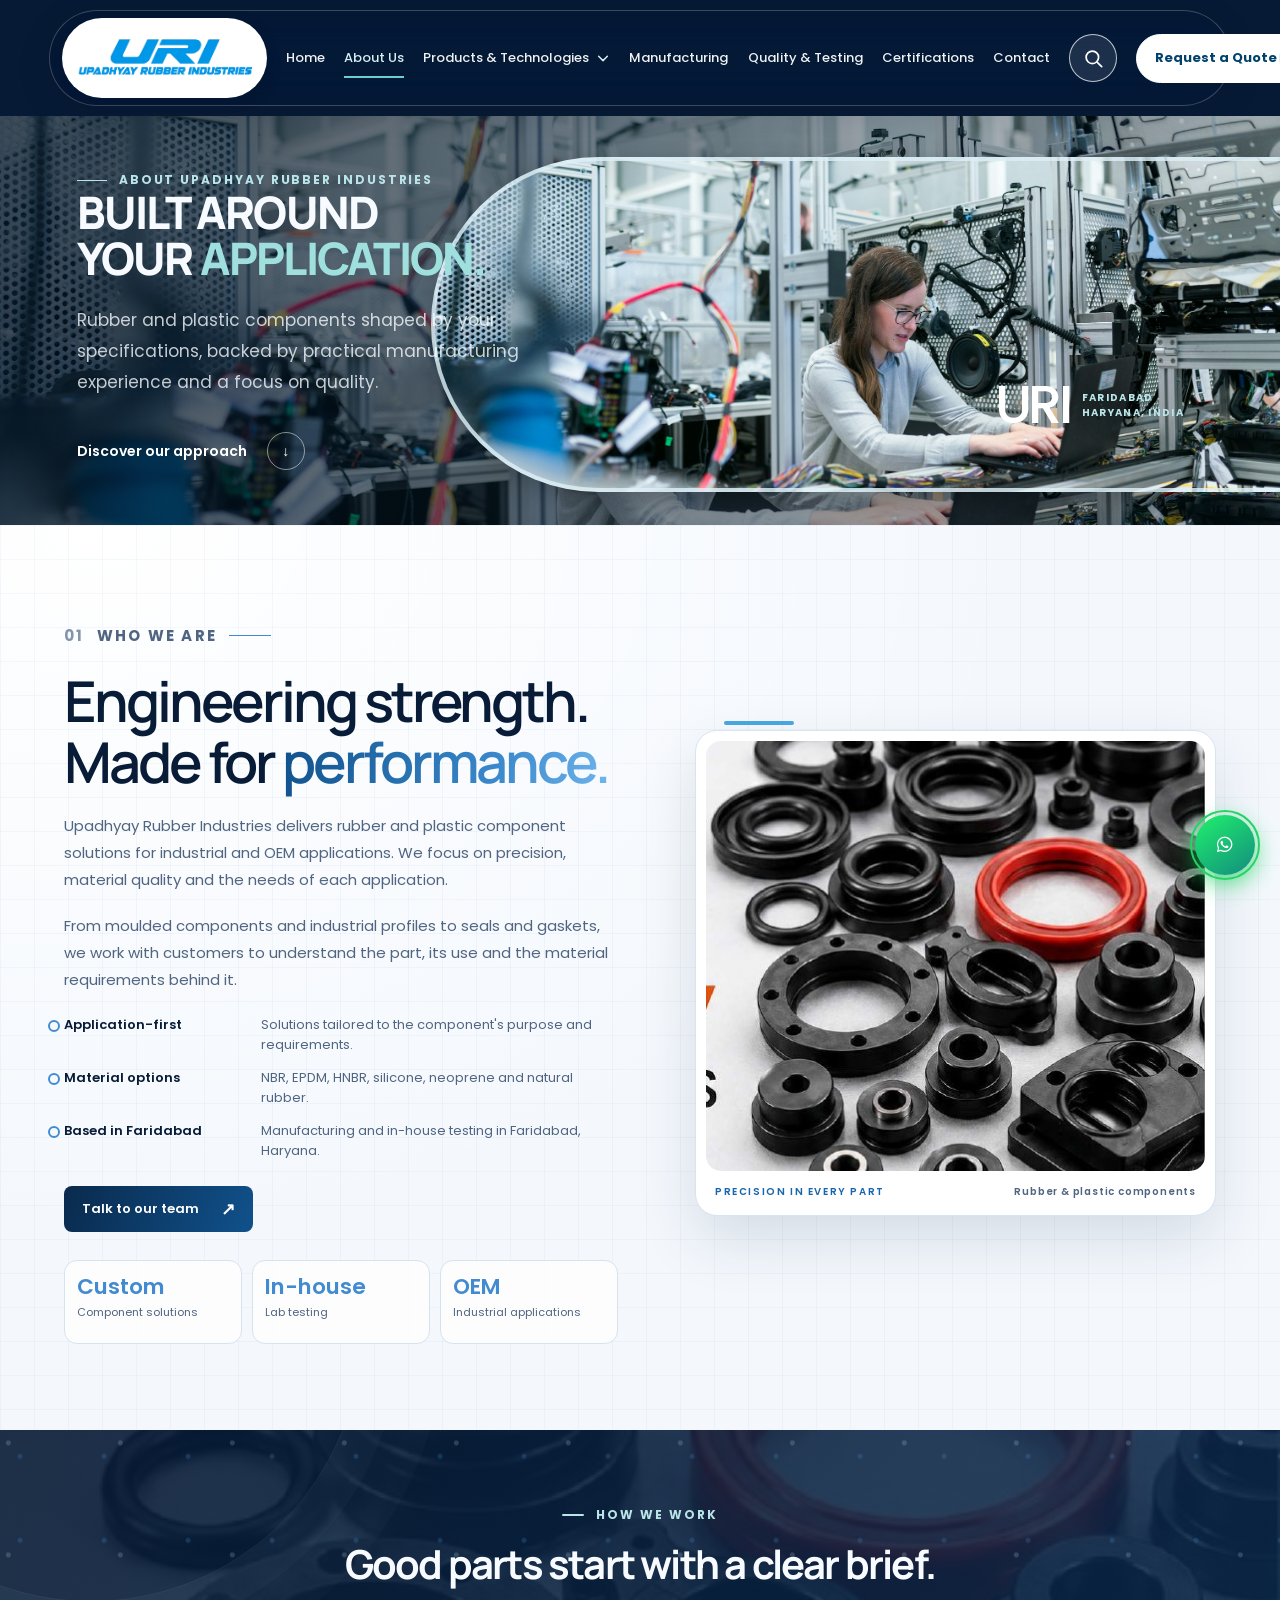
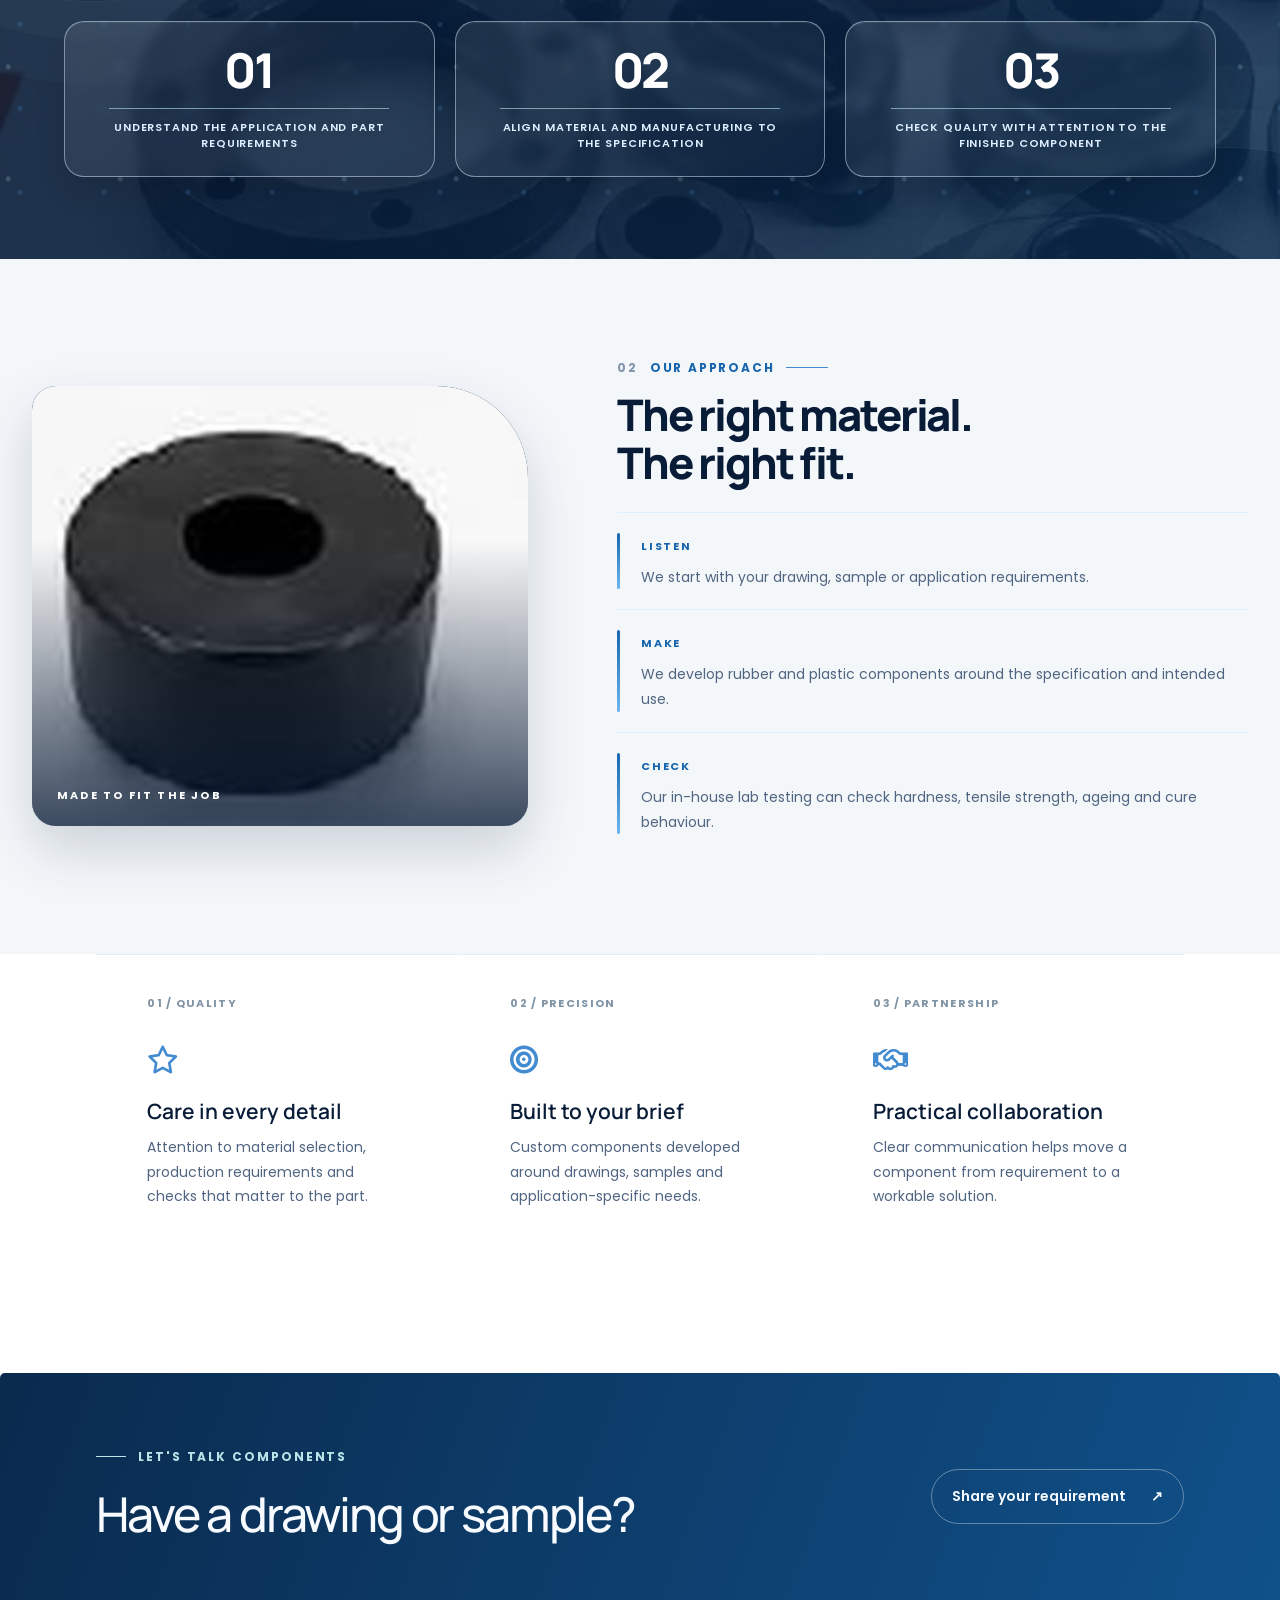
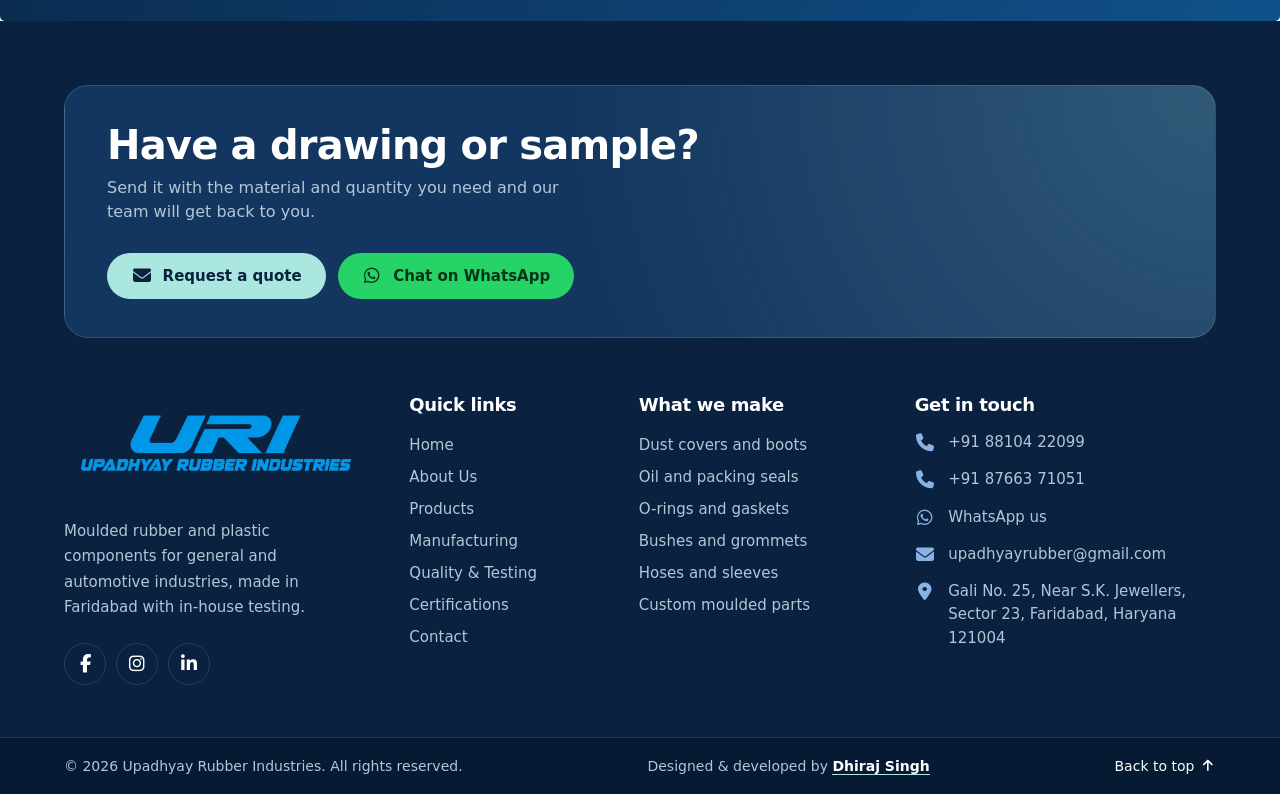
<file: about.html>
<!DOCTYPE html>
<html lang="en">

<head>
    <meta charset="UTF-8">
    <meta name="viewport" content="width=device-width, initial-scale=1.0">
    <title>About Us | Upadhyay Rubber Industries - Leading Rubber Manufacturer in Faridabad</title>
    <meta name="description" content="Learn about Upadhyay Rubber Industries, our heritage, precision manufacturing facilities, and engineering expertise in rubber and plastic components in Faridabad, India.">
    <meta name="keywords" content="about Upadhyay Rubber Industries, rubber components manufacturer, plastic components, Faridabad rubber factory, OEM rubber parts supplier, industrial rubber manufacturer">
    <meta name="author" content="Upadhyay Rubber Industries">
    <meta name="robots" content="index, follow, max-image-preview:large, max-snippet:-1, max-video-preview:-1">
    <link rel="canonical" href="https://upadhyayrubberindustries.in/about.html">

    <!-- Geo / Local SEO Meta Tags -->
    <meta name="geo.region" content="IN-HR">
    <meta name="geo.placename" content="Faridabad">
    <meta name="geo.position" content="28.3615;77.3050">
    <meta name="ICBM" content="28.3615, 77.3050">

    <!-- Open Graph / Facebook / LinkedIn -->
    <meta property="og:type" content="website">
    <meta property="og:locale" content="en_IN">
    <meta property="og:site_name" content="Upadhyay Rubber Industries">
    <meta property="og:url" content="https://upadhyayrubberindustries.in/about.html">
    <meta property="og:title" content="About Us | Upadhyay Rubber Industries - Leading Rubber Manufacturer in Faridabad">
    <meta property="og:description" content="Learn about Upadhyay Rubber Industries, our heritage, precision manufacturing facilities, and engineering expertise in rubber and plastic components in Faridabad, India.">
    <meta property="og:image" content="https://upadhyayrubberindustries.in/images/site/home-1.jpg">
    <meta property="og:image:secure_url" content="https://upadhyayrubberindustries.in/images/site/home-1.jpg">
    <meta property="og:image:type" content="image/jpeg">
    <meta property="og:image:width" content="1200">
    <meta property="og:image:height" content="630">
    <meta property="og:image:alt" content="Upadhyay Rubber Industries Manufacturing Facility">

    <!-- Twitter Cards -->
    <meta name="twitter:card" content="summary_large_image">
    <meta name="twitter:url" content="https://upadhyayrubberindustries.in/about.html">
    <meta name="twitter:title" content="About Us | Upadhyay Rubber Industries - Leading Rubber Manufacturer in Faridabad">
    <meta name="twitter:description" content="Learn about Upadhyay Rubber Industries, our heritage, precision manufacturing facilities, and engineering expertise in rubber and plastic components in Faridabad, India.">
    <meta name="twitter:image" content="https://upadhyayrubberindustries.in/images/site/home-1.jpg">
    <meta name="twitter:image:alt" content="Upadhyay Rubber Industries Manufacturing Facility">

    <meta name="theme-color" content="#071a35">
    <link rel="icon" type="image/png" href="images/site/logo.png">
    <link rel="apple-touch-icon" href="images/site/logo.png">

    <!-- Structured Data (JSON-LD) for Search Engines -->
    <script type="application/ld+json">
    {
      "@context": "https://schema.org",
      "@graph": [
        {
          "@type": "AboutPage",
          "@id": "https://upadhyayrubberindustries.in/about.html#webpage",
          "url": "https://upadhyayrubberindustries.in/about.html",
          "name": "About Us | Upadhyay Rubber Industries - Leading Rubber Manufacturer in Faridabad",
          "description": "Learn about Upadhyay Rubber Industries, our heritage, precision manufacturing facilities, and engineering expertise in rubber and plastic components in Faridabad, India.",
          "isPartOf": {
            "@type": "WebSite",
            "@id": "https://upadhyayrubberindustries.in/#website",
            "name": "Upadhyay Rubber Industries",
            "url": "https://upadhyayrubberindustries.in/"
          },
          "breadcrumb": {
            "@id": "https://upadhyayrubberindustries.in/about.html#breadcrumb"
          }
        },
        {
          "@type": "BreadcrumbList",
          "@id": "https://upadhyayrubberindustries.in/about.html#breadcrumb",
          "itemListElement": [
            {
              "@type": "ListItem",
              "position": 1,
              "name": "Home",
              "item": "https://upadhyayrubberindustries.in/"
            },
            {
              "@type": "ListItem",
              "position": 2,
              "name": "About Us",
              "item": "https://upadhyayrubberindustries.in/about.html"
            }
          ]
        }
      ]
    }
    </script>

    <link rel="preconnect" href="https://fonts.googleapis.com">
    <link rel="preconnect" href="https://fonts.gstatic.com" crossorigin>
    <link href="https://fonts.googleapis.com/css2?family=Manrope:wght@400;500;600;700;800&family=Poppins:wght@400;500;600;700;800&display=swap"
        rel="stylesheet">

    <!-- Font Awesome icons (remove this line if your site already loads Font Awesome 6) -->
    <link rel="stylesheet" href="https://cdnjs.cloudflare.com/ajax/libs/font-awesome/6.5.2/css/all.min.css">

    <link rel="stylesheet" href="assets/css/site.css">
    <!-- About page layout and section styles. -->
    <link rel="stylesheet" href="assets/css/about.css">
</head>

<body class="about-page">


    <header class="header" id="header">

        <!-- Brand -->
        <a href="./index.html" class="logo" aria-label="Upadhyay Rubber Industries home">
            <img src="images/site/logo.png" alt="Upadhyay Rubber Industries logo" class="logo-image">
        </a>

        <!-- Main Navigation -->
        <nav class="nav" id="nav" aria-label="Main navigation">

            <a href="./index.html" class="nav-link">Home</a>

            <a href="./about.html" class="nav-link active" aria-current="page">About Us</a>

            <!-- Products Dropdown -->
            <div class="nav-products">

                <button class="nav-link products-toggle" id="productsToggle" type="button" aria-expanded="false" aria-controls="productsMenu">
                    Products &amp; Technologies

                    <svg class="products-chevron" viewBox="0 0 16 16" aria-hidden="true">
                        <path d="m3 6 5 5 5-5"></path>
                    </svg>
                </button>

                <div class="products-menu" id="productsMenu" aria-label="Products and Technologies" hidden>
                    <ul class="products-menu-list">
                        <li>
                            <a href="agricultural-off-road.html" class="products-menu-item">AGRICULTURAL &amp; OFF ROAD</a>
                        </li>
                        <li>
                            <a href="commercial-vehicles.html" class="products-menu-item">COMMERCIAL VEHICLES</a>
                        </li>
                        <li>
                            <a href="electric-vehicles.html" class="products-menu-item">ELECTRIC VEHICLES</a>
                        </li>
                        <li>
                            <a href="industrial.html" class="products-menu-item">INDUSTRIAL</a>
                        </li>
                        <li>
                            <a href="passenger-vehicles.html" class="products-menu-item">PASSENGER VEHICLES</a>
                        </li>
                        <li>
                            <a href="two-three-wheelers.html" class="products-menu-item">TWO &amp; THREE WHEELERS</a>
                        </li>
                    </ul>
                </div>

            </div>

            <a href="./manufacturing.html" class="nav-link">
                Manufacturing
            </a>

            <a href="./quality-testing.html" class="nav-link">
                Quality &amp; Testing
            </a>

            <a href="./certifications.html" class="nav-link">
                Certifications
            </a>

            <a href="./contactus.html" class="nav-link">
                Contact
            </a>

        </nav>

        <!-- Search Button -->
        <button class="search-btn" type="button" aria-label="Search products" aria-controls="searchPanel"
            aria-expanded="false" id="searchBtn">
            <svg viewBox="0 0 24 24" aria-hidden="true">
                <circle cx="10.8" cy="10.8" r="6.5"></circle>
                <path d="m16 16 4.5 4.5"></path>
            </svg>
        </button>

        <!-- Quote Button -->
        <a href="./contactus.html" class="quote-btn">
            <span>Request a Quote</span>
            <span class="quote-arrow">↗</span>
        </a>

        <!-- Mobile Menu -->
        <button class="menu-toggle" id="menuToggle" type="button" aria-label="Open navigation" aria-expanded="false"
            aria-controls="nav">
            <span></span>
            <span></span>
        </button>

    </header>


    <main id="about-page">
        <section class="about-hero" aria-labelledby="about-title">
            <div class="about-hero-image" aria-hidden="true"></div>
            <div class="about-hero-shade" aria-hidden="true"></div>
            <div class="about-hero-content">
                <p class="about-eyebrow"><span aria-hidden="true"></span> ABOUT UPADHYAY RUBBER INDUSTRIES</p>
                <h1 id="about-title">Built around<br>your <span>application.</span></h1>
                <p>
                    Rubber and plastic components shaped by your specifications, backed by practical manufacturing
                    experience and a focus on quality.
                </p>
                <a class="about-hero-link" href="#our-approach">
                    Discover our approach <span aria-hidden="true">↓</span>
                </a>
            </div>
            <div class="about-hero-stamp" aria-label="Based in Faridabad, Haryana">
                <strong>URI</strong>
                <span>FARIDABAD<br>HARYANA, INDIA</span>
            </div>
        </section>

        <section class="about-intro" aria-labelledby="about-intro-title">
            <div class="about-intro-copy">
                <p class="about-section-label"><span>01</span> WHO WE ARE</p>
                <h2 id="about-intro-title">Engineering strength.<br>Made for <span>performance.</span></h2>
                <p>
                    Upadhyay Rubber Industries delivers rubber and plastic component solutions for industrial and OEM
                    applications. We focus on precision, material quality and the needs of each application.
                </p>
                <p>
                    From moulded components and industrial profiles to seals and gaskets, we work with customers to
                    understand the part, its use and the material requirements behind it.
                </p>

                <ul class="about-intro-points">
                    <li>
                        <strong>Application-first</strong>
                        <span>Solutions tailored to the component's purpose and requirements.</span>
                    </li>
                    <li>
                        <strong>Material options</strong>
                        <span>NBR, EPDM, HNBR, silicone, neoprene and natural rubber.</span>
                    </li>
                    <li>
                        <strong>Based in Faridabad</strong>
                        <span>Manufacturing and in-house testing in Faridabad, Haryana.</span>
                    </li>
                </ul>

                <a class="about-intro-action" href="./index.html#contact">
                    Talk to our team <span aria-hidden="true">↗</span>
                </a>

                <div class="about-intro-facts" aria-label="Our capabilities">
                    <div><strong>Custom</strong><span>Component solutions</span></div>
                    <div><strong>In-house</strong><span>Lab testing</span></div>
                    <div><strong>OEM</strong><span>Industrial applications</span></div>
                </div>
            </div>

            <figure class="about-intro-visual">
                <img src="images/site/hero.jpg" alt="Rubber seals and moulded components made for industrial use"
                    loading="lazy">
                <figcaption>
                    <span>PRECISION IN EVERY PART</span>
                    <span>Rubber &amp; plastic components</span>
                </figcaption>
            </figure>
        </section>

        <section class="about-reach" id="our-approach" aria-labelledby="about-reach-title">
            <div class="about-reach-inner">
                <div class="about-reach-heading">
                    <p class="about-eyebrow"><span aria-hidden="true"></span> HOW WE WORK</p>
                    <h2 id="about-reach-title">Good parts start with a clear brief.</h2>
                </div>
                <div class="about-reach-stats">
                    <article class="about-stat-card">
                        <strong>01</strong>
                        <span>Understand the application and part requirements</span>
                    </article>
                    <article class="about-stat-card">
                        <strong>02</strong>
                        <span>Align material and manufacturing to the specification</span>
                    </article>
                    <article class="about-stat-card">
                        <strong>03</strong>
                        <span>Check quality with attention to the finished component</span>
                    </article>
                </div>
            </div>
        </section>

        <section class="about-purpose" aria-labelledby="about-purpose-title">
            <figure class="about-purpose-visual">
                <img src="images/products/bush.jpg" alt="Rubber bush component produced for an industrial application"
                    loading="lazy">
                <figcaption>MADE TO FIT THE JOB</figcaption>
            </figure>
            <div class="about-purpose-copy">
                <p class="about-section-label"><span>02</span> OUR APPROACH</p>
                <h2 id="about-purpose-title">The right material.<br>The right fit.</h2>
                <div class="about-purpose-card">
                    <span>LISTEN</span>
                    <p>We start with your drawing, sample or application requirements.</p>
                </div>
                <div class="about-purpose-card">
                    <span>MAKE</span>
                    <p>We develop rubber and plastic components around the specification and intended use.</p>
                </div>
                <div class="about-purpose-card">
                    <span>CHECK</span>
                    <p>Our in-house lab testing can check hardness, tensile strength, ageing and cure behaviour.</p>
                </div>
            </div>
        </section>

        <section class="about-values" aria-label="What guides our work">
            <article class="about-value-card">
                <span class="about-value-number">01 / QUALITY</span>
                <span class="about-value-mark" aria-hidden="true"><i class="fa-regular fa-star"></i></span>
                <h2>Care in every detail</h2>
                <p>Attention to material selection, production requirements and checks that matter to the part.</p>
            </article>
            <article class="about-value-card">
                <span class="about-value-number">02 / PRECISION</span>
                <span class="about-value-mark" aria-hidden="true"><i class="fa-solid fa-bullseye"></i></span>
                <h2>Built to your brief</h2>
                <p>Custom components developed around drawings, samples and application-specific needs.</p>
            </article>
            <article class="about-value-card">
                <span class="about-value-number">03 / PARTNERSHIP</span>
                <span class="about-value-mark" aria-hidden="true"><i class="fa-regular fa-handshake"></i></span>
                <h2>Practical collaboration</h2>
                <p>Clear communication helps move a component from requirement to a workable solution.</p>
            </article>
        </section>

        <section class="about-cta" aria-labelledby="about-cta-title">
            <div>
                <p class="about-eyebrow"><span aria-hidden="true"></span> LET'S TALK COMPONENTS</p>
                <h2 id="about-cta-title">Have a drawing or sample?</h2>
            </div>
            <a href="mailto:upadhyayrubber@gmail.com?subject=Product%20Enquiry">
                Share your requirement <span aria-hidden="true">↗</span>
            </a>
        </section>
    </main>


    <footer class="ft" id="contact">

        <!-- enquiry band -->
        <div class="ft-top">
            <div class="ft-wrap">
                <div class="ft-cta">
                    <div>
                        <h2>Have a drawing or sample?</h2>
                        <p>Send it with the material and quantity you need and our team will get back to you.</p>
                    </div>
                    <div class="ft-actions">
                        <a class="ft-btn ft-btn--mint" href="mailto:upadhyayrubber@gmail.com?subject=Product%20Enquiry">
                            <i class="fa-solid fa-envelope ic" aria-hidden="true"></i>Request a quote
                        </a>
                        <a class="ft-btn ft-btn--wa"
                            href="https://wa.me/918810422099?text=Hi%20Upadhyay%20Rubber%20Industries%2C%20I%20would%20like%20to%20enquire%20about%20rubber%20components."
                            target="_blank" rel="noopener noreferrer">
                            <i class="fa-brands fa-whatsapp ic" aria-hidden="true"></i>Chat on WhatsApp
                        </a>
                    </div>
                </div>
            </div>
        </div>

        <div class="ft-wrap ft-grid">

            <div class="ft-brand">
                <a class="ft-logo" href="#home" aria-label="Upadhyay Rubber Industries, home">
                    <img src="images/site/logo.png" alt="Upadhyay Rubber Industries Logo" srcset="">
                </a>
                <p>Moulded rubber and plastic components for general and automotive industries, made in Faridabad with
                    in-house testing.</p>
                <div class="ft-social">
                    <a href="#" aria-label="Facebook" title="Facebook"><i class="fa-brands fa-facebook-f ic"
                            aria-hidden="true"></i></a>
                    <a href="#" aria-label="Instagram" title="Instagram"><i class="fa-brands fa-instagram ic"
                            aria-hidden="true"></i></a>
                    <a href="#" aria-label="LinkedIn" title="LinkedIn"><i class="fa-brands fa-linkedin-in ic"
                            aria-hidden="true"></i></a>
                </div>
            </div>

            <nav aria-label="Footer quick links">
                <h3>Quick links</h3>
                <ul class="ft-list">
                    <li><a href="#home">Home</a></li>
                    <li><a href="./about.html">About Us</a></li>
                    <li><a href="./products.html">Products</a></li>
                    <li><a href="./manufacturing.html">Manufacturing</a></li>
                    <li><a href="./quality-testing.html">Quality &amp; Testing</a></li>
                    <li><a href="./certifications.html">Certifications</a></li>
                    <li><a href="./contactus.html">Contact</a></li>
                </ul>
            </nav>

            <nav aria-label="Product ranges">
                <h3>What we make</h3>
                <ul class="ft-list">
                    <li><a href="#products">Dust covers and boots</a></li>
                    <li><a href="#products">Oil and packing seals</a></li>
                    <li><a href="#products">O-rings and gaskets</a></li>
                    <li><a href="#products">Bushes and grommets</a></li>
                    <li><a href="#products">Hoses and sleeves</a></li>
                    <li><a href="#products">Custom moulded parts</a></li>
                </ul>
            </nav>

            <div>
                <h3>Get in touch</h3>
                <ul class="ft-contact">
                    <li><a href="tel:+918810422099"><i class="fa-solid fa-phone ic" aria-hidden="true"></i>+91 88104
                            22099</a></li>
                    <li><a href="tel:+918766371051"><i class="fa-solid fa-phone ic" aria-hidden="true"></i>+91 87663 71051</a></li>
                    <li><a href="https://wa.me/918810422099" target="_blank" rel="noopener noreferrer"><i
                                class="fa-brands fa-whatsapp ic" aria-hidden="true"></i>WhatsApp us</a></li>
                    <li><a href="mailto:upadhyayrubber@gmail.com"><i class="fa-solid fa-envelope ic"
                                aria-hidden="true"></i>upadhyayrubber@gmail.com</a></li>
                    <li><a href="https://www.google.com/maps/search/?api=1&amp;query=Upadhyay+Rubber+Industries+Sector+23+Faridabad+Haryana+121004"
                            target="_blank" rel="noopener noreferrer"><i class="fa-solid fa-location-dot ic"
                                aria-hidden="true"></i>Gali No. 25, Near S.K. Jewellers, Sector 23, Faridabad, Haryana
                            121004</a></li>
                </ul>
            </div>

        </div>

        <div class="ft-bottom">
            <div class="ft-wrap ft-bar">
                <p>&copy; <span id="footer-year">2026</span> Upadhyay Rubber Industries. All rights reserved.</p>
                <!-- replace the name and link with your agency's -->
                <p class="ft-dev">Designed &amp; developed by <a href="https://dhirajsinghp.netlify.app" target="_blank"
                        rel="noopener noreferrer">Dhiraj Singh</a></p>
                <a class="ft-top-link" href="#home">Back to top <i class="fa-solid fa-arrow-up ic"
                        aria-hidden="true"></i></a>
            </div>
        </div>

        <!-- floating WhatsApp button -->

        <a class="ft-wa"
            href="https://wa.me/918810422099?text=Hi%20Upadhyay%20Rubber%20Industries%2C%20I%20would%20like%20to%20enquire%20about%20rubber%20components"
            target="_blank" rel="noopener noreferrer" aria-label="Chat with us on WhatsApp" title="Chat on WhatsApp">

            <span class="ft-wa-pulse"></span>

            <i class="fa-brands fa-whatsapp ic" aria-hidden="true"></i>

            <span class="ft-wa-tooltip">Chat with us</span>
        </a>
    </footer>






    <script src="assets/js/site-interactions.js"></script>

</body>

</html>
</file>
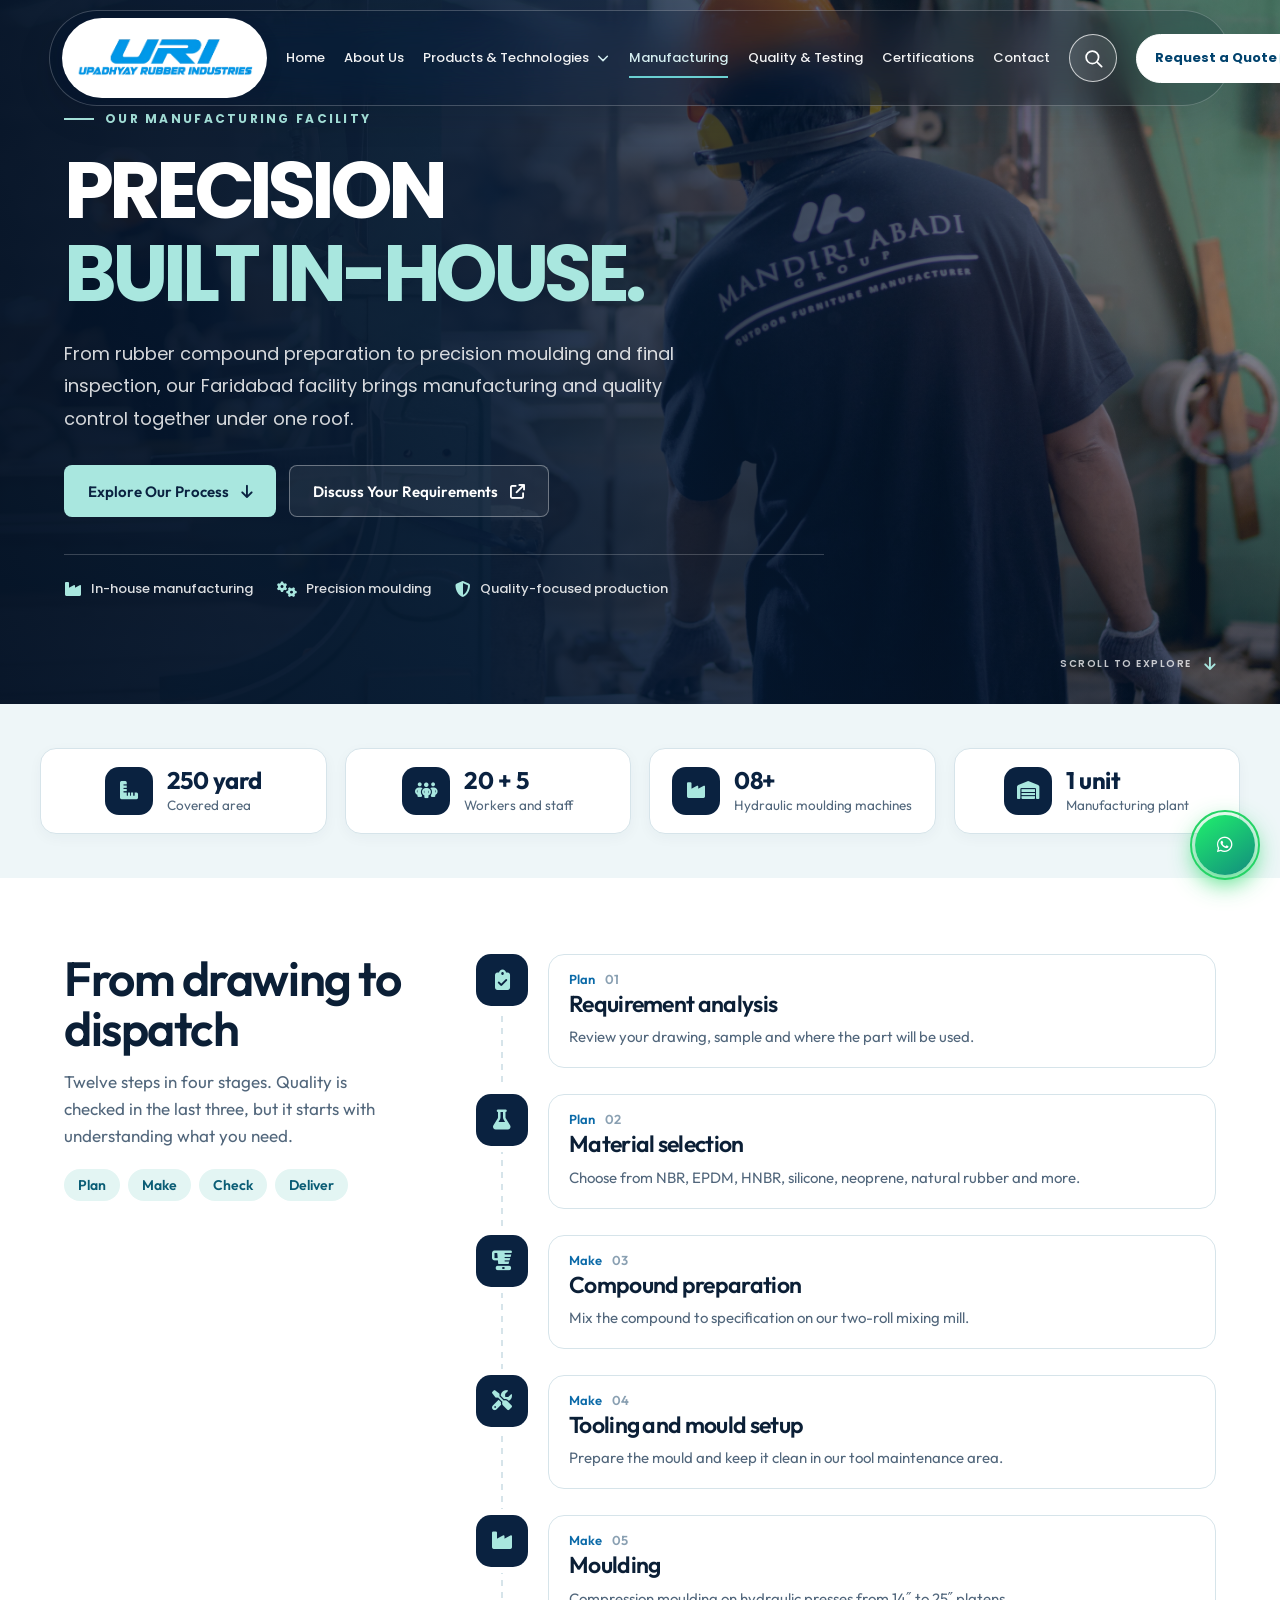
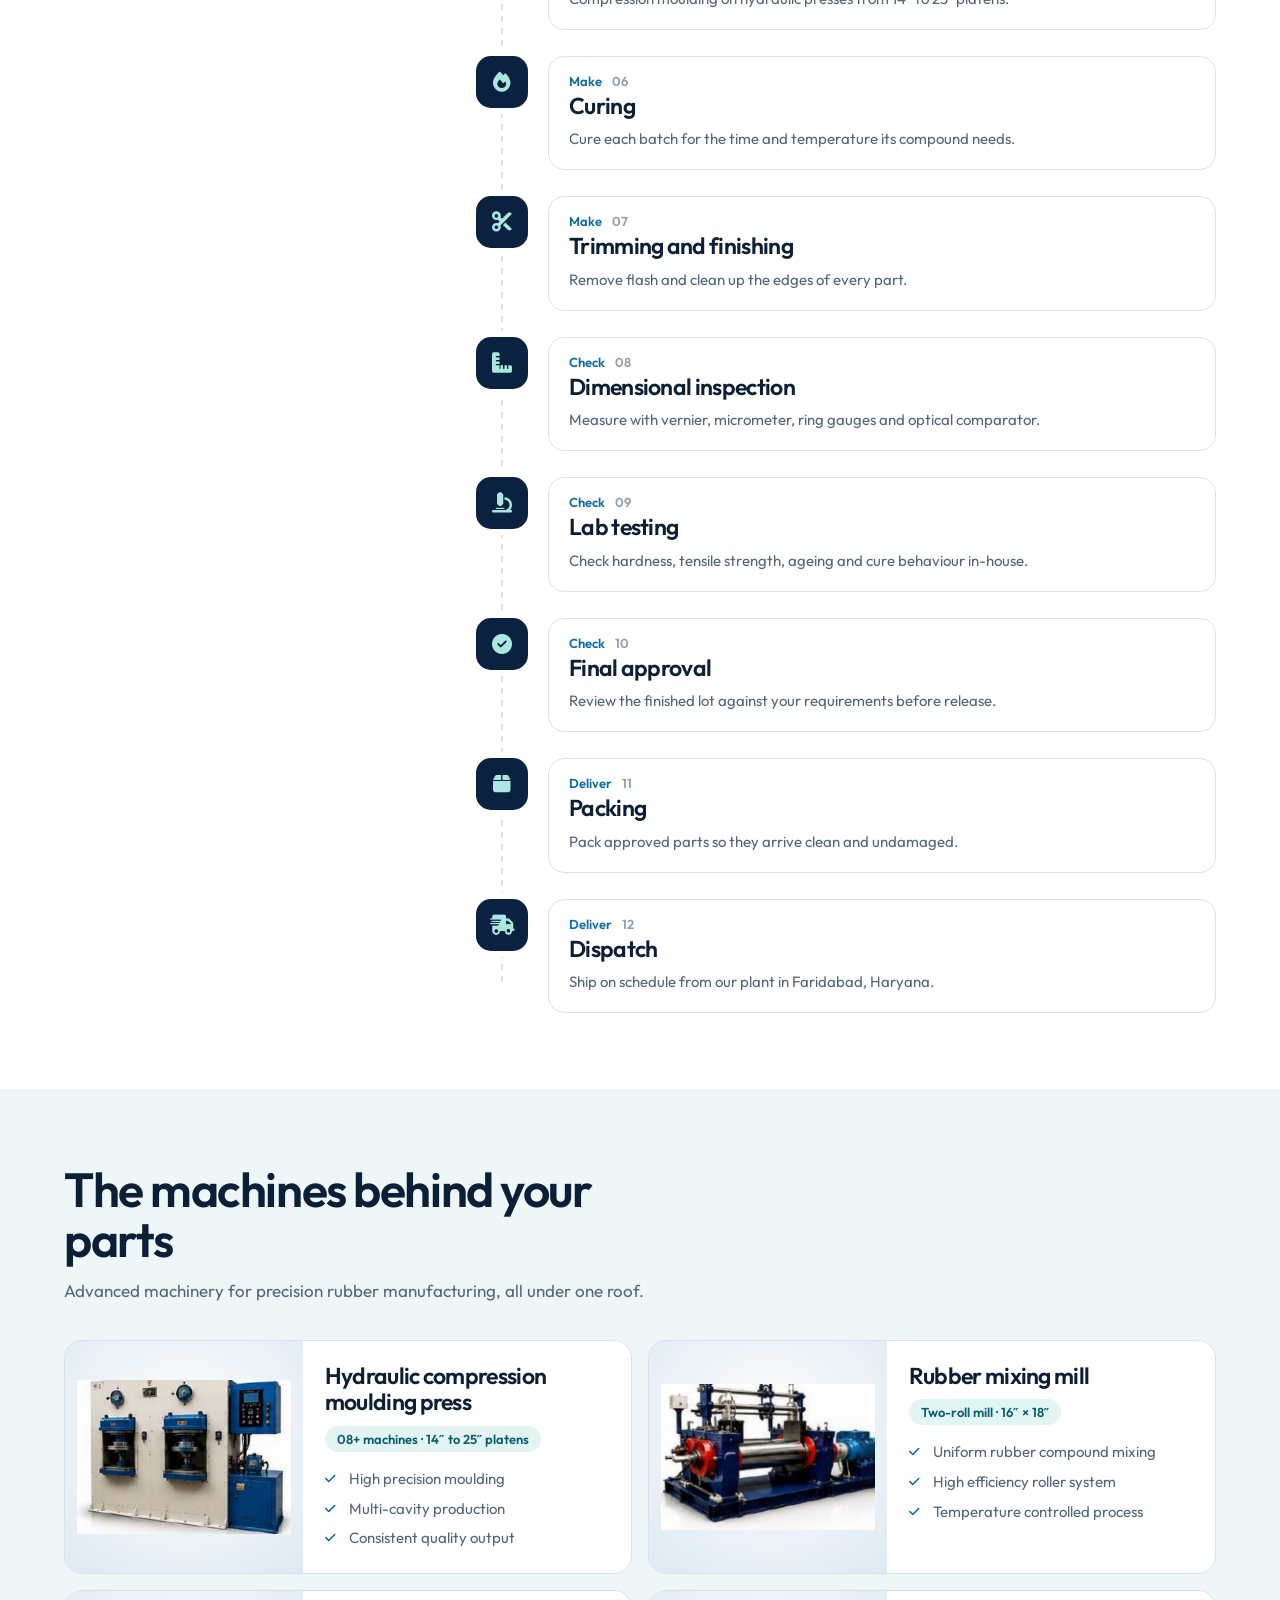
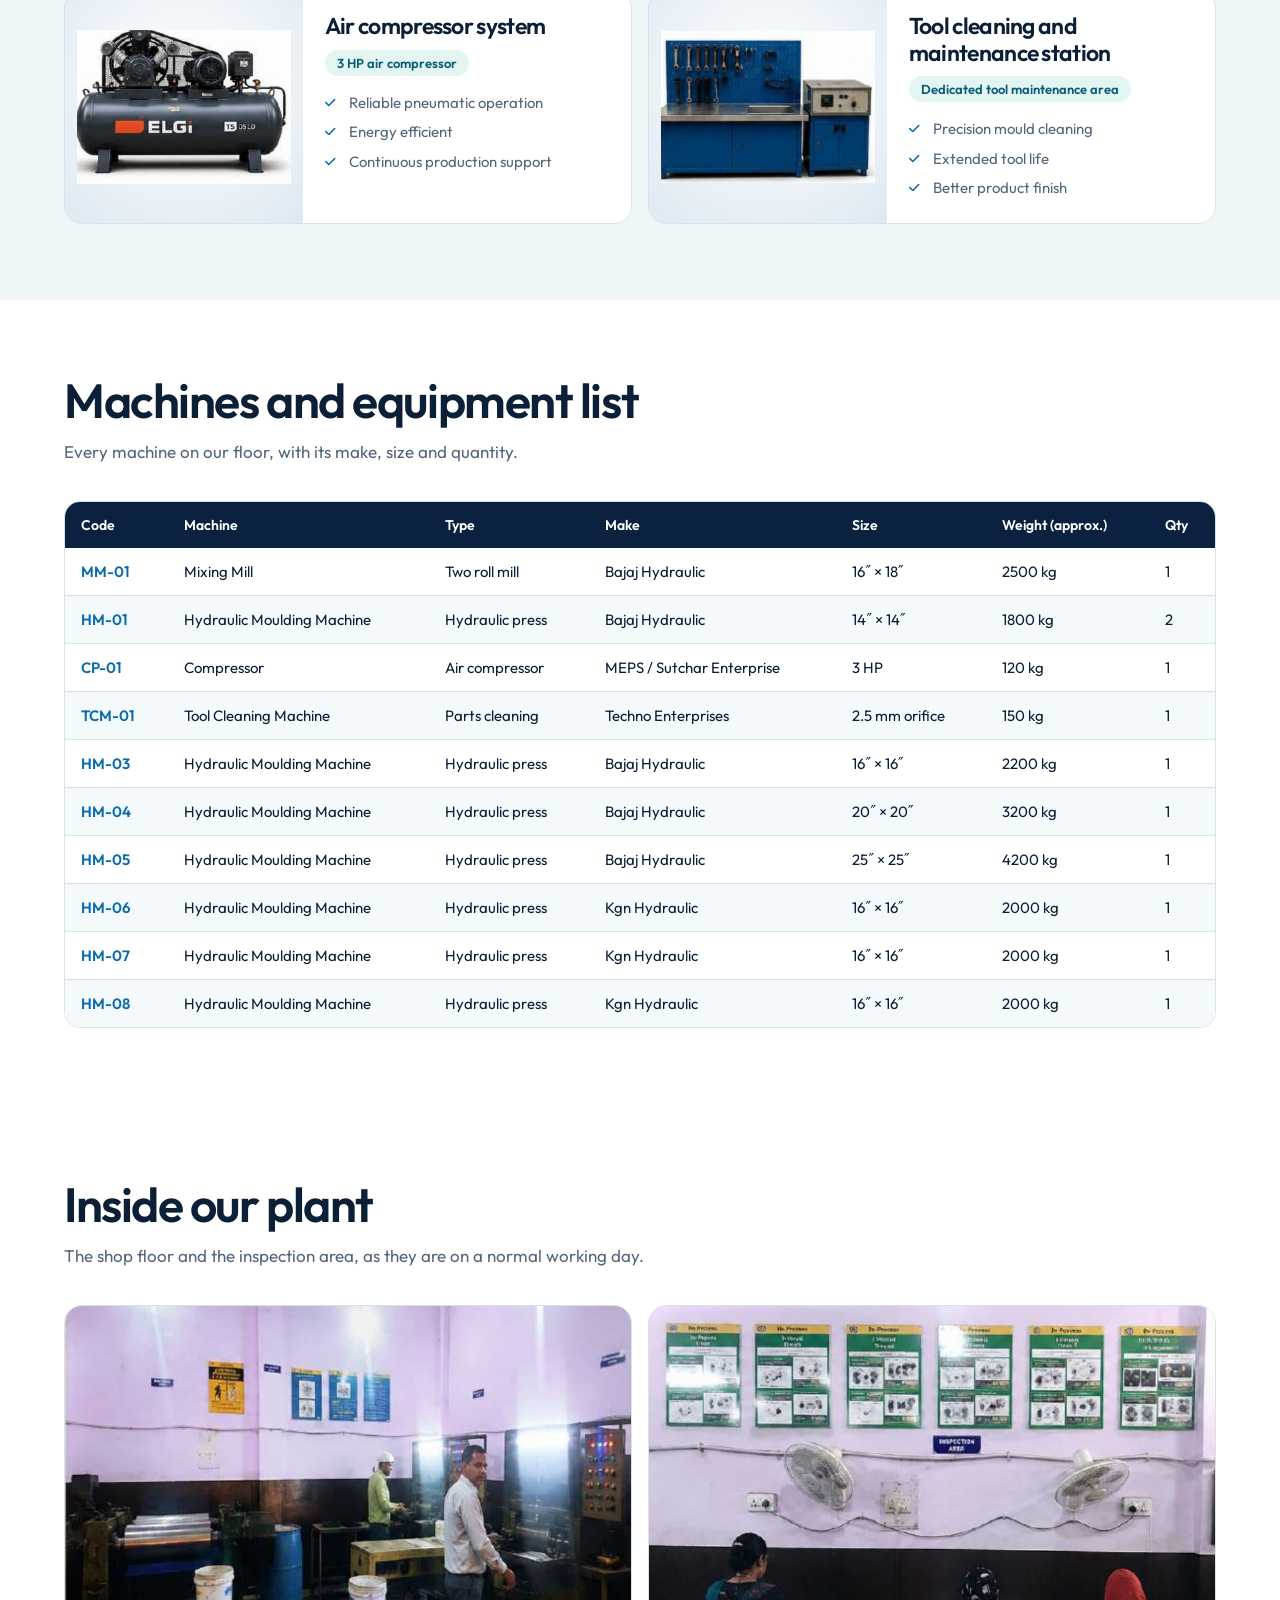
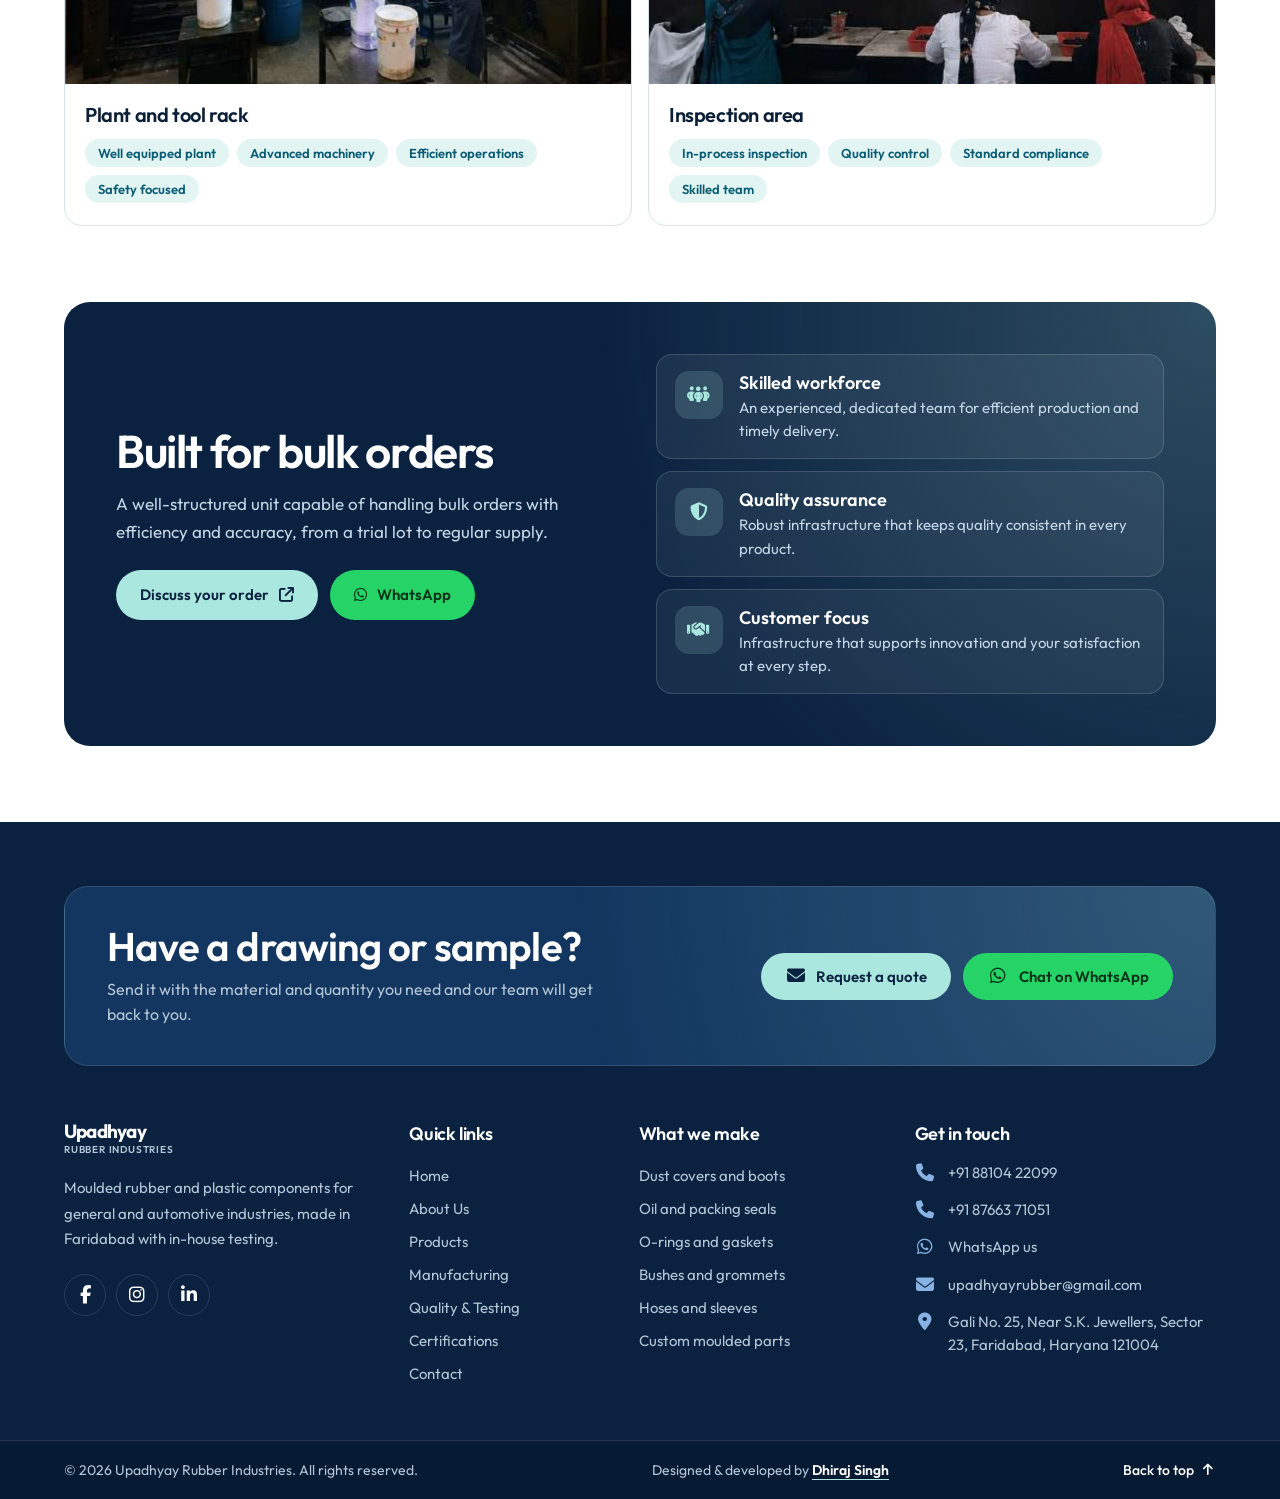
<file: manufacturing.html>
<!DOCTYPE html>
<html lang="en">

<head>
    <meta charset="UTF-8">
    <meta name="viewport" content="width=device-width, initial-scale=1.0">
    <title>Rubber Component Manufacturing Process & Plant | Upadhyay Rubber Industries</title>
    <meta name="description" content="Explore precision rubber component manufacturing at Upadhyay Rubber Industries in Faridabad. Advanced hydraulic compression moulding presses, rubber mixing mills, tooling and OEM production capabilities.">
    <meta name="keywords" content="rubber component manufacturing, hydraulic compression moulding press, rubber mixing mill, custom rubber moulding, industrial rubber parts production, rubber factory Faridabad">
    <meta name="author" content="Upadhyay Rubber Industries">
    <meta name="robots" content="index, follow, max-image-preview:large, max-snippet:-1, max-video-preview:-1">
    <link rel="canonical" href="https://upadhyayrubberindustries.in/manufacturing.html">

    <!-- Geo / Local SEO Meta Tags -->
    <meta name="geo.region" content="IN-HR">
    <meta name="geo.placename" content="Faridabad">
    <meta name="geo.position" content="28.3615;77.3050">
    <meta name="ICBM" content="28.3615, 77.3050">

    <!-- Open Graph / Facebook / LinkedIn -->
    <meta property="og:type" content="website">
    <meta property="og:locale" content="en_IN">
    <meta property="og:site_name" content="Upadhyay Rubber Industries">
    <meta property="og:url" content="https://upadhyayrubberindustries.in/manufacturing.html">
    <meta property="og:title" content="Rubber Component Manufacturing Process & Plant | Upadhyay Rubber Industries">
    <meta property="og:description" content="Explore precision rubber component manufacturing at Upadhyay Rubber Industries in Faridabad. Advanced hydraulic compression moulding presses, rubber mixing mills, tooling and OEM production capabilities.">
    <meta property="og:image" content="https://upadhyayrubberindustries.in/images/plant.jpg">
    <meta property="og:image:secure_url" content="https://upadhyayrubberindustries.in/images/plant.jpg">
    <meta property="og:image:type" content="image/jpeg">
    <meta property="og:image:width" content="1200">
    <meta property="og:image:height" content="630">
    <meta property="og:image:alt" content="Upadhyay Rubber Industries Manufacturing Plant">

    <!-- Twitter Cards -->
    <meta name="twitter:card" content="summary_large_image">
    <meta name="twitter:url" content="https://upadhyayrubberindustries.in/manufacturing.html">
    <meta name="twitter:title" content="Rubber Component Manufacturing Process & Plant | Upadhyay Rubber Industries">
    <meta name="twitter:description" content="Explore precision rubber component manufacturing at Upadhyay Rubber Industries in Faridabad. Advanced hydraulic compression moulding presses, rubber mixing mills, tooling and OEM production capabilities.">
    <meta name="twitter:image" content="https://upadhyayrubberindustries.in/images/plant.jpg">
    <meta name="twitter:image:alt" content="Upadhyay Rubber Industries Manufacturing Plant">

    <meta name="theme-color" content="#071a35">
    <link rel="icon" type="image/png" href="images/site/logo.png">
    <link rel="apple-touch-icon" href="images/site/logo.png">

    <!-- Structured Data (JSON-LD) for Search Engines -->
    <script type="application/ld+json">
    {
      "@context": "https://schema.org",
      "@graph": [
        {
          "@type": "WebPage",
          "@id": "https://upadhyayrubberindustries.in/manufacturing.html#webpage",
          "url": "https://upadhyayrubberindustries.in/manufacturing.html",
          "name": "Rubber Component Manufacturing Process & Plant | Upadhyay Rubber Industries",
          "description": "Explore precision rubber component manufacturing at Upadhyay Rubber Industries in Faridabad. Advanced hydraulic compression moulding presses, rubber mixing mills, tooling and OEM production capabilities.",
          "isPartOf": {
            "@type": "WebSite",
            "@id": "https://upadhyayrubberindustries.in/#website",
            "name": "Upadhyay Rubber Industries",
            "url": "https://upadhyayrubberindustries.in/"
          },
          "breadcrumb": {
            "@id": "https://upadhyayrubberindustries.in/manufacturing.html#breadcrumb"
          }
        },
        {
          "@type": "BreadcrumbList",
          "@id": "https://upadhyayrubberindustries.in/manufacturing.html#breadcrumb",
          "itemListElement": [
            {
              "@type": "ListItem",
              "position": 1,
              "name": "Home",
              "item": "https://upadhyayrubberindustries.in/"
            },
            {
              "@type": "ListItem",
              "position": 2,
              "name": "Manufacturing",
              "item": "https://upadhyayrubberindustries.in/manufacturing.html"
            }
          ]
        },
        {
          "@type": "ItemList",
          "@id": "https://upadhyayrubberindustries.in/manufacturing.html#capabilities",
          "name": "Manufacturing Capabilities & Equipment",
          "itemListElement": [
            {
              "@type": "ListItem",
              "position": 1,
              "name": "Hydraulic Compression Moulding Press",
              "description": "Precision temperature and pressure-controlled moulding presses for rubber bushes, gaskets and custom components."
            },
            {
              "@type": "ListItem",
              "position": 2,
              "name": "Rubber Mixing Mill",
              "description": "Heavy duty two-roll mixing mills for uniform rubber compounding and mastication."
            },
            {
              "@type": "ListItem",
              "position": 3,
              "name": "Air Compressor & Pneumatic Systems",
              "description": "High-pressure clean air systems supporting automated finishing, tooling operation and clean deflashing."
            },
            {
              "@type": "ListItem",
              "position": 4,
              "name": "Tool Cleaning & Maintenance Station",
              "description": "Dedicated tooling care, cleaning and die storage ensuring burr-free molding and extended tool life."
            }
          ]
        }
      ]
    }
    </script>

    <!-- <link rel="stylesheet" href="assets/css/legacy.css"> -->

    <link rel="preconnect" href="https://fonts.googleapis.com">
    <link rel="preconnect" href="https://fonts.gstatic.com" crossorigin>

    <link href="https://fonts.googleapis.com/css2?family=Poppins:wght@400;500;600;700;800&display=swap"
        rel="stylesheet">
    <link href="https://fonts.googleapis.com/css2?family=Outfit:wght@400;500;600;700&display=swap" rel="stylesheet">

    <link rel="stylesheet" href="assets/css/site.css">
    <link rel="stylesheet" href="assets/css/manufacturing.css">
    <link rel="stylesheet" href="https://cdnjs.cloudflare.com/ajax/libs/font-awesome/6.5.2/css/all.min.css">

</head>

<body>

    <header class="header" id="header">

        <!-- Brand -->
        <a href="./index.html" class="logo" aria-label="Upadhyay Rubber Industries home">
            <img src="images/site/logo.png" alt="Upadhyay Rubber Industries logo" class="logo-image">
        </a>

        <!-- Main Navigation -->
        <nav class="nav" id="nav" aria-label="Main navigation">

            <a href="./index.html" class="nav-link">Home</a>

            <a href="./about.html" class="nav-link">About Us</a>

            <!-- Products Dropdown -->
            <div class="nav-products">

                <button class="nav-link products-toggle" id="productsToggle" type="button" aria-expanded="false" aria-controls="productsMenu">
                    Products &amp; Technologies

                    <svg class="products-chevron" viewBox="0 0 16 16" aria-hidden="true">
                        <path d="m3 6 5 5 5-5"></path>
                    </svg>
                </button>

                <div class="products-menu" id="productsMenu" aria-label="Products and Technologies" hidden>
                    <ul class="products-menu-list">
                        <li>
                            <a href="agricultural-off-road.html" class="products-menu-item">AGRICULTURAL &amp; OFF ROAD</a>
                        </li>
                        <li>
                            <a href="commercial-vehicles.html" class="products-menu-item">COMMERCIAL VEHICLES</a>
                        </li>
                        <li>
                            <a href="electric-vehicles.html" class="products-menu-item">ELECTRIC VEHICLES</a>
                        </li>
                        <li>
                            <a href="industrial.html" class="products-menu-item">INDUSTRIAL</a>
                        </li>
                        <li>
                            <a href="passenger-vehicles.html" class="products-menu-item">PASSENGER VEHICLES</a>
                        </li>
                        <li>
                            <a href="two-three-wheelers.html" class="products-menu-item">TWO &amp; THREE WHEELERS</a>
                        </li>
                    </ul>
                </div>

            </div>

            <a href="./manufacturing.html" class="nav-link active" aria-current="page">
                Manufacturing
            </a>

            <a href="./quality-testing.html" class="nav-link">
                Quality &amp; Testing
            </a>

            <a href="./certifications.html" class="nav-link">
                Certifications
            </a>

            <a href="./contactus.html" class="nav-link">
                Contact
            </a>

        </nav>

        <!-- Search Button -->
        <button class="search-btn" type="button" aria-label="Search products" aria-controls="searchPanel"
            aria-expanded="false" id="searchBtn">
            <svg viewBox="0 0 24 24" aria-hidden="true">
                <circle cx="10.8" cy="10.8" r="6.5"></circle>
                <path d="m16 16 4.5 4.5"></path>
            </svg>
        </button>

        <!-- Quote Button -->
        <a href="./contactus.html" class="quote-btn">
            <span>Request a Quote</span>
            <span class="quote-arrow">↗</span>
        </a>

        <!-- Mobile Menu -->
        <button class="menu-toggle" id="menuToggle" type="button" aria-label="Open navigation" aria-expanded="false"
            aria-controls="nav">
            <span></span>
            <span></span>
        </button>

    </header>

    <main class="mf" id="manufacturing">
        <!-- Manufacturing Hero Section -->
        <section class="about-hero mf-hero" id="home" aria-labelledby="mf-title">

            <div class="about-hero-image" aria-hidden="true"></div>
            <div class="about-hero-shade" aria-hidden="true"></div>

            <div class="about-hero-content">

                <p class="about-eyebrow">
                    <span aria-hidden="true"></span>
                    OUR MANUFACTURING FACILITY
                </p>

                <h1 id="mf-title">
                    Precision<br>
                    <span>Built In-House.</span>
                </h1>

                <p>
                    From rubber compound preparation to precision moulding and
                    final inspection, our Faridabad facility brings manufacturing
                    and quality control together under one roof.
                </p>

                <div class="mf-hero-actions">
                    <a class="mf-hero-btn" href="#how">
                        Explore Our Process
                        <i class="fa-solid fa-arrow-down" aria-hidden="true"></i>
                    </a>

                    <a class="mf-hero-secondary" href="./contactus.html#contact-form">
                        Discuss Your Requirements
                        <i class="fa-solid fa-arrow-up-right-from-square" aria-hidden="true"></i>
                    </a>
                </div>

                <div class="mf-hero-highlights">
                    <div>
                        <i class="fa-solid fa-industry" aria-hidden="true"></i>
                        <span>In-house manufacturing</span>
                    </div>

                    <div>
                        <i class="fa-solid fa-gears" aria-hidden="true"></i>
                        <span>Precision moulding</span>
                    </div>

                    <div>
                        <i class="fa-solid fa-shield-halved" aria-hidden="true"></i>
                        <span>Quality-focused production</span>
                    </div>
                </div>

            </div>

            <a class="mf-hero-scroll" href="#how" aria-label="Scroll to manufacturing process">
                <span>SCROLL TO EXPLORE</span>
                <i class="fa-solid fa-arrow-down" aria-hidden="true"></i>
            </a>

        </section>
        
        <!-- plant at a glance -->
        <section class="mf-sec mf-facts" aria-label="Plant at a glance">
            <ul class="mf-wrap mf-facts-grid">
                <li>
                    <i class="fa-solid fa-ruler-combined" aria-hidden="true"></i>
                    <div class="mf-fact-text">
                        <b>250 yard</b>
                        <span>Covered area</span>
                    </div>
                </li>
                <li>
                    <i class="fa-solid fa-people-group" aria-hidden="true"></i>
                    <div class="mf-fact-text">
                        <b>20 + 5</b>
                        <span>Workers and staff</span>
                    </div>
                </li>
                <li>
                    <i class="fa-solid fa-industry" aria-hidden="true"></i>
                    <div class="mf-fact-text">
                        <b>08+</b>
                        <span>Hydraulic moulding machines</span>
                    </div>
                </li>
                <li>
                    <i class="fa-solid fa-warehouse" aria-hidden="true"></i>
                    <div class="mf-fact-text">
                        <b>1 unit</b>
                        <span>Manufacturing plant</span>
                    </div>
                </li>
            </ul>
        </section>

        <!-- process -->
        <section class="mf-sec mf-how" id="how" aria-labelledby="mfHow">
            <div class="mf-wrap mf-how-grid">
                <header class="mf-how-head">
                    <h2 id="mfHow">From drawing to dispatch</h2>
                    <p>Twelve steps in four stages. Quality is checked in the last three, but it starts with
                        understanding what you need.</p>
                    <ul class="mf-legend">
                        <li>Plan</li>
                        <li>Make</li>
                        <li>Check</li>
                        <li>Deliver</li>
                    </ul>
                </header>
                <ol class="mf-steps" id="mfSteps"></ol>
            </div>
        </section>

        <!-- machinery -->
        <section class="mf-sec mf-mach" id="machinery" aria-labelledby="mfMach">
            <div class="mf-wrap">
                <header class="mf-head">
                    <h2 id="mfMach">The machines behind your parts</h2>
                    <p>Advanced machinery for precision rubber manufacturing, all under one roof.</p>
                </header>
                <div class="mf-cards">
                    <article><img src="images/press.jpg" alt="Hydraulic compression moulding press" loading="lazy">
                        <div>
                            <h3>Hydraulic compression moulding press</h3><span class="mf-spec">08+ machines · 14″ to 25″
                                platens</span>
                            <ul>
                                <li>High precision moulding</li>
                                <li>Multi-cavity production</li>
                                <li>Consistent quality output</li>
                            </ul>
                        </div>
                    </article>
                    <article><img src="images/mixing-mill.jpg" alt="Rubber mixing mill" loading="lazy">
                        <div>
                            <h3>Rubber mixing mill</h3><span class="mf-spec">Two-roll mill · 16″ × 18″</span>
                            <ul>
                                <li>Uniform rubber compound mixing</li>
                                <li>High efficiency roller system</li>
                                <li>Temperature controlled process</li>
                            </ul>
                        </div>
                    </article>
                    <article><img src="images/compressor.jpg" alt="Industrial air compressor" loading="lazy">
                        <div>
                            <h3>Air compressor system</h3><span class="mf-spec">3 HP air compressor</span>
                            <ul>
                                <li>Reliable pneumatic operation</li>
                                <li>Energy efficient</li>
                                <li>Continuous production support</li>
                            </ul>
                        </div>
                    </article>
                    <article><img src="images/tool-station.jpg" alt="Tool cleaning and maintenance station"
                            loading="lazy">
                        <div>
                            <h3>Tool cleaning and maintenance station</h3><span class="mf-spec">Dedicated tool
                                maintenance area</span>
                            <ul>
                                <li>Precision mould cleaning</li>
                                <li>Extended tool life</li>
                                <li>Better product finish</li>
                            </ul>
                        </div>
                    </article>
                </div>
            </div>
        </section>

        <!-- machine list -->
        <section class="mf-sec mf-list" id="machine-list" aria-labelledby="mfList">
            <div class="mf-wrap">
                <header class="mf-head">
                    <h2 id="mfList">Machines and equipment list</h2>
                    <p>Every machine on our floor, with its make, size and quantity.</p>
                </header>
                <div class="mf-tw">
                    <table class="mf-table" aria-label="List of machines and equipment">
                        <thead>
                            <tr>
                                <th>Code</th>
                                <th>Machine</th>
                                <th>Type</th>
                                <th>Make</th>
                                <th>Size</th>
                                <th>Weight (approx.)</th>
                                <th>Qty</th>
                            </tr>
                        </thead>
                        <tbody id="mfRows"></tbody>
                    </table>
                </div>
            </div>
        </section>

        <!-- inside the plant -->
        <section class="mf-sec mf-plant" id="plant" aria-labelledby="mfPlant">
            <div class="mf-wrap">
                <header class="mf-head">
                    <h2 id="mfPlant">Inside our plant</h2>
                    <p>The shop floor and the inspection area, as they are on a normal working day.</p>
                </header>
                <div class="mf-photos">
                    <figure><img src="images/plant.jpg" alt="Plant floor with moulding equipment and tool rack"
                            loading="lazy">
                        <figcaption><b>Plant and tool rack</b>
                            <ul>
                                <li>Well equipped plant</li>
                                <li>Advanced machinery</li>
                                <li>Efficient operations</li>
                                <li>Safety focused</li>
                            </ul>
                        </figcaption>
                    </figure>
                    <figure><img src="images/inspection.jpg"
                            alt="Inspection area with in-process inspection charts on the wall" loading="lazy">
                        <figcaption><b>Inspection area</b>
                            <ul>
                                <li>In-process inspection</li>
                                <li>Quality control</li>
                                <li>Standard compliance</li>
                                <li>Skilled team</li>
                            </ul>
                        </figcaption>
                    </figure>
                </div>
            </div>
        </section>

        <!-- capacity + CTA -->
        <section class="mf-sec mf-cap" aria-labelledby="mfCap">
            <div class="mf-wrap">
                <div class="mf-capcard">
                    <div class="mf-captext">
                        <h2 id="mfCap">Built for bulk orders</h2>
                        <p>A well-structured unit capable of handling bulk orders with efficiency and accuracy, from a
                            trial lot to regular supply.</p>
                        <div class="mf-capbtns">
                            <a class="mf-btn" href="./contactus.html#contact-form">Discuss your order <i
                                    class="fa-solid fa-arrow-up-right-from-square" aria-hidden="true"></i></a>
                            <a class="mf-wa"
                                href="https://wa.me/918810422099?text=Hi%20Upadhyay%20Rubber%20Industries%2C%20I%20would%20like%20to%20discuss%20an%20order."
                                target="_blank" rel="noopener noreferrer"><i class="fa-brands fa-whatsapp"
                                    aria-hidden="true"></i>WhatsApp</a>
                        </div>
                    </div>
                    <ul class="mf-points">
                        <li><i class="fa-solid fa-people-group" aria-hidden="true"></i><b>Skilled workforce</b><span>An
                                experienced, dedicated team for efficient production and timely delivery.</span></li>
                        <li><i class="fa-solid fa-shield-halved" aria-hidden="true"></i><b>Quality
                                assurance</b><span>Robust infrastructure that keeps quality consistent in every
                                product.</span></li>
                        <li><i class="fa-solid fa-handshake" aria-hidden="true"></i><b>Customer
                                focus</b><span>Infrastructure that supports innovation and your satisfaction at every
                                step.</span></li>
                    </ul>
                </div>
            </div>
        </section>
    </main>

    <footer class="ft" id="contact">

        <!-- enquiry band -->
        <div class="ft-top">
            <div class="ft-wrap">
                <div class="ft-cta">
                    <div>
                        <h2>Have a drawing or sample?</h2>
                        <p>Send it with the material and quantity you need and our team will get back to you.</p>
                    </div>
                    <div class="ft-actions">
                        <a class="ft-btn ft-btn--mint" href="mailto:upadhyayrubber@gmail.com?subject=Product%20Enquiry">
                            <i class="fa-solid fa-envelope ic" aria-hidden="true"></i>Request a quote
                        </a>
                        <a class="ft-btn ft-btn--wa"
                            href="https://wa.me/918810422099?text=Hi%20Upadhyay%20Rubber%20Industries%2C%20I%20would%20like%20to%20enquire%20about%20rubber%20components."
                            target="_blank" rel="noopener noreferrer">
                            <i class="fa-brands fa-whatsapp ic" aria-hidden="true"></i>Chat on WhatsApp
                        </a>
                    </div>
                </div>
            </div>
        </div>

        <div class="ft-wrap ft-grid">

            <div class="ft-brand">
                <a class="ft-logo" href="#home" aria-label="Upadhyay Rubber Industries, home">
                    <span class="mf-wordmark"><strong>Upadhyay</strong><small>Rubber Industries</small></span>
                </a>
                <p>Moulded rubber and plastic components for general and automotive industries, made in Faridabad with
                    in-house testing.</p>
                <div class="ft-social">
                    <a href="#" aria-label="Facebook" title="Facebook"><i class="fa-brands fa-facebook-f ic"
                            aria-hidden="true"></i></a>
                    <a href="#" aria-label="Instagram" title="Instagram"><i class="fa-brands fa-instagram ic"
                            aria-hidden="true"></i></a>
                    <a href="#" aria-label="LinkedIn" title="LinkedIn"><i class="fa-brands fa-linkedin-in ic"
                            aria-hidden="true"></i></a>
                </div>
            </div>

            <nav aria-label="Footer quick links">
                <h3>Quick links</h3>
                <ul class="ft-list">
                    <li><a href="#home">Home</a></li>
                    <li><a href="./about.html">About Us</a></li>
                    <li><a href="./products.html">Products</a></li>
                    <li><a href="#manufacturing">Manufacturing</a></li>
                    <li><a href="./quality-testing.html">Quality &amp; Testing</a></li>
                    <li><a href="./certifications.html">Certifications</a></li>
                    <li><a href="./contactus.html">Contact</a></li>
                </ul>
            </nav>

            <nav aria-label="Product ranges">
                <h3>What we make</h3>
                <ul class="ft-list">
                    <li><a href="./products.html">Dust covers and boots</a></li>
                    <li><a href="./products.html">Oil and packing seals</a></li>
                    <li><a href="./products.html">O-rings and gaskets</a></li>
                    <li><a href="./products.html">Bushes and grommets</a></li>
                    <li><a href="./products.html">Hoses and sleeves</a></li>
                    <li><a href="./products.html">Custom moulded parts</a></li>
                </ul>
            </nav>

            <div>
                <h3>Get in touch</h3>
                <ul class="ft-contact">
                    <li><a href="tel:+918810422099"><i class="fa-solid fa-phone ic" aria-hidden="true"></i>+91 88104
                            22099</a></li>
                    <li><a href="tel:+918766371051"><i class="fa-solid fa-phone ic" aria-hidden="true"></i>+91 87663 71051</a></li>
                    <li><a href="https://wa.me/918810422099" target="_blank" rel="noopener noreferrer"><i
                                class="fa-brands fa-whatsapp ic" aria-hidden="true"></i>WhatsApp us</a></li>
                    <li><a href="mailto:upadhyayrubber@gmail.com"><i class="fa-solid fa-envelope ic"
                                aria-hidden="true"></i>upadhyayrubber@gmail.com</a></li>
                    <li><a href="https://www.google.com/maps/search/?api=1&amp;query=Upadhyay+Rubber+Industries+Sector+23+Faridabad+Haryana+121004"
                            target="_blank" rel="noopener noreferrer"><i class="fa-solid fa-location-dot ic"
                                aria-hidden="true"></i>Gali No. 25, Near S.K. Jewellers, Sector 23, Faridabad, Haryana
                            121004</a></li>
                </ul>
            </div>

        </div>

        <div class="ft-bottom">
            <div class="ft-wrap ft-bar">
                <p>&copy; <span id="footer-year">2026</span> Upadhyay Rubber Industries. All rights reserved.</p>
                <!-- replace the name and link with your agency's -->
                <p class="ft-dev">Designed &amp; developed by <a href="https://dhirajsinghp.netlify.app" target="_blank"
                        rel="noopener noreferrer">Dhiraj Singh</a></p>
                <a class="ft-top-link" href="#home">Back to top <i class="fa-solid fa-arrow-up ic"
                        aria-hidden="true"></i></a>
            </div>
        </div>

        <!-- floating WhatsApp button -->

        <a class="ft-wa"
            href="https://wa.me/918810422099?text=Hi%20Upadhyay%20Rubber%20Industries%2C%20I%20would%20like%20to%20enquire%20about%20rubber%20components"
            target="_blank" rel="noopener noreferrer" aria-label="Chat with us on WhatsApp" title="Chat on WhatsApp">

            <span class="ft-wa-pulse"></span>

            <i class="fa-brands fa-whatsapp ic" aria-hidden="true"></i>

            <span class="ft-wa-tooltip">Chat with us</span>
        </a>
    </footer>

    <script src="assets/js/site-interactions.js"></script>
    <script src="assets/js/manufacturing.js"></script>

</body>

</html>
</file>
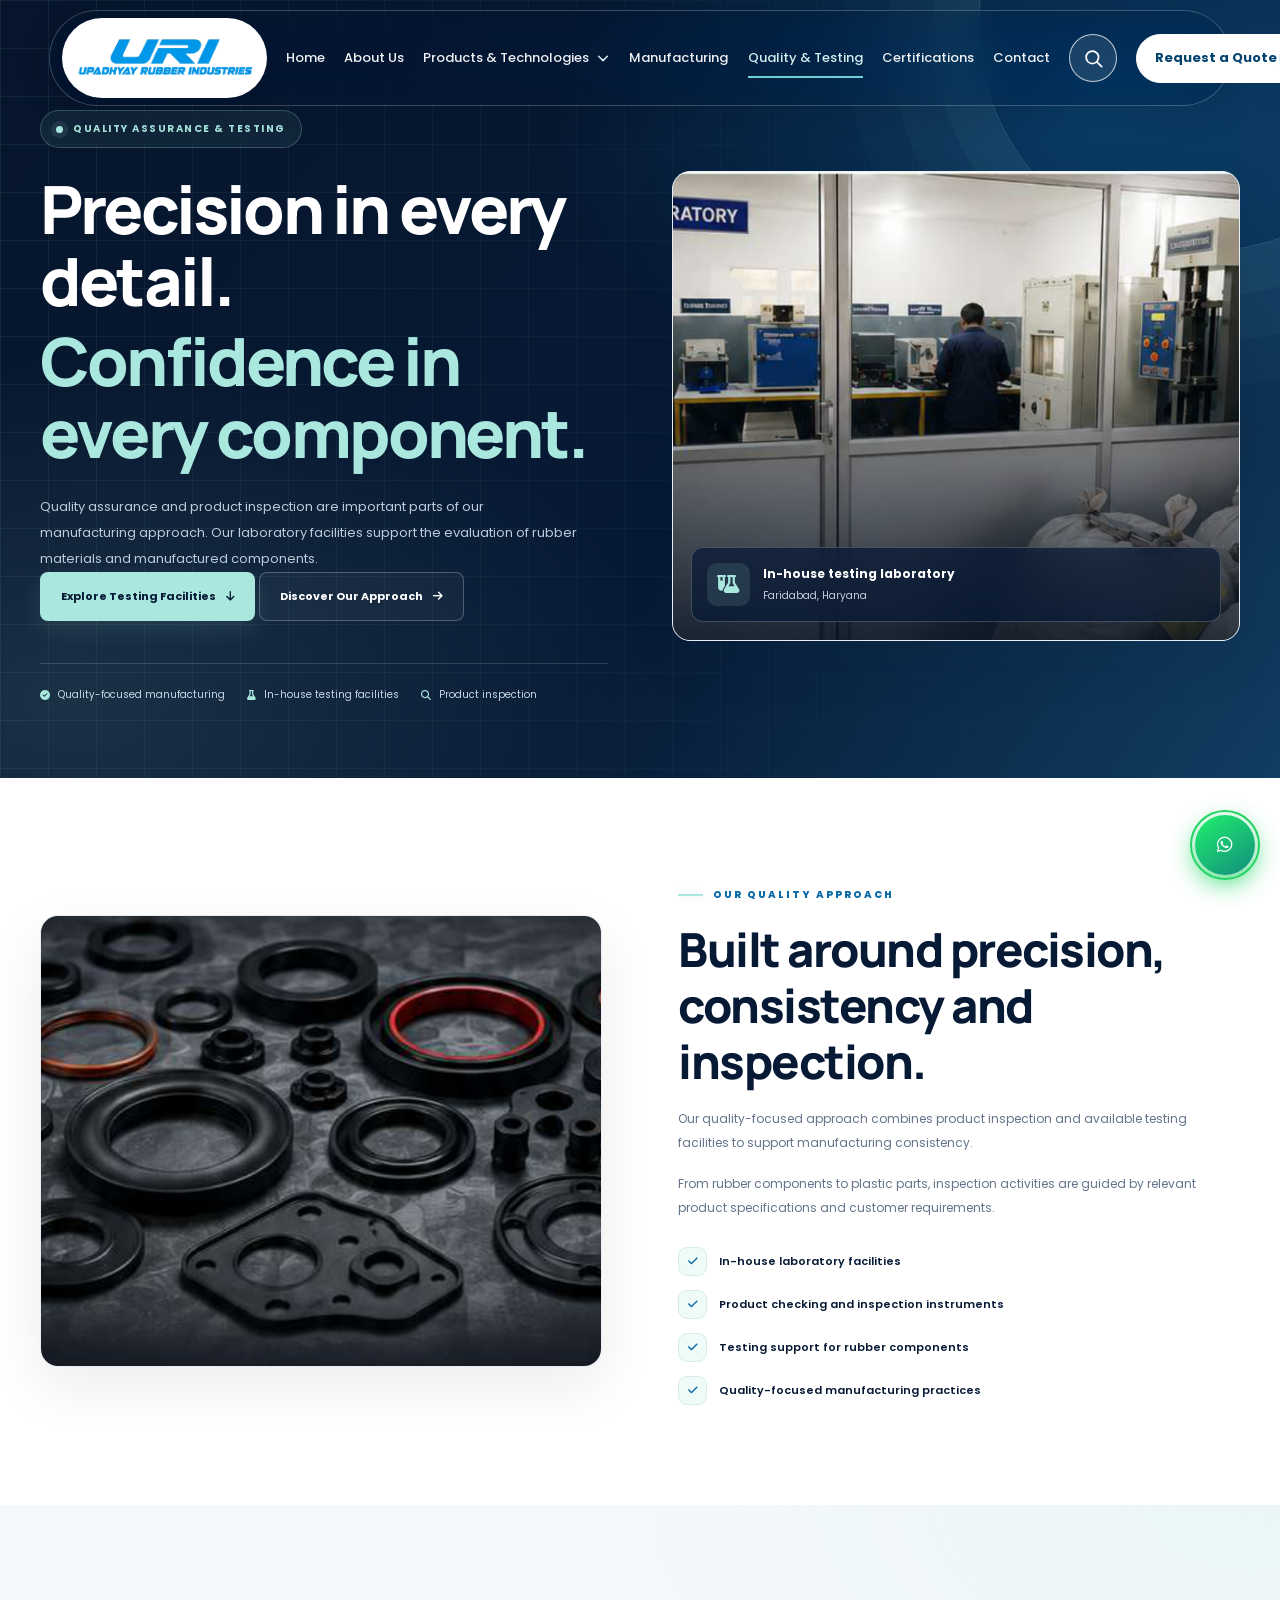
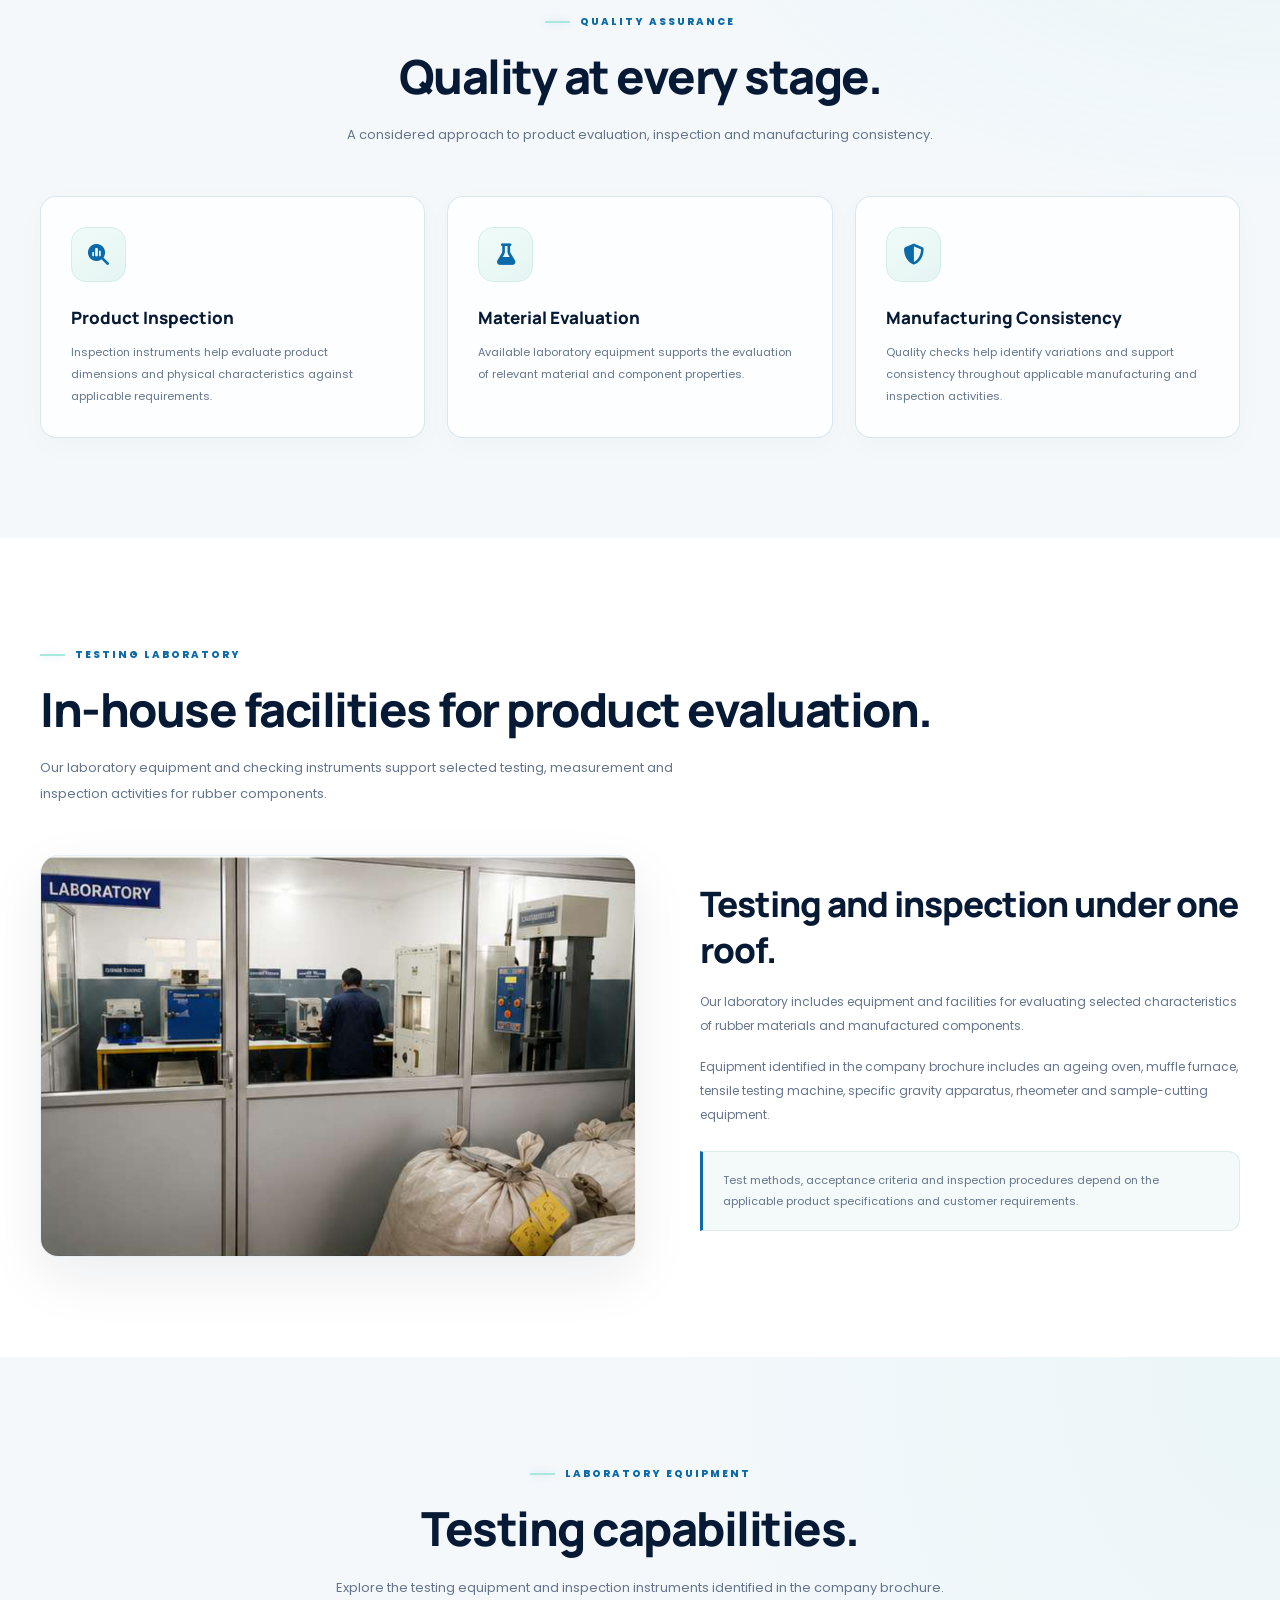
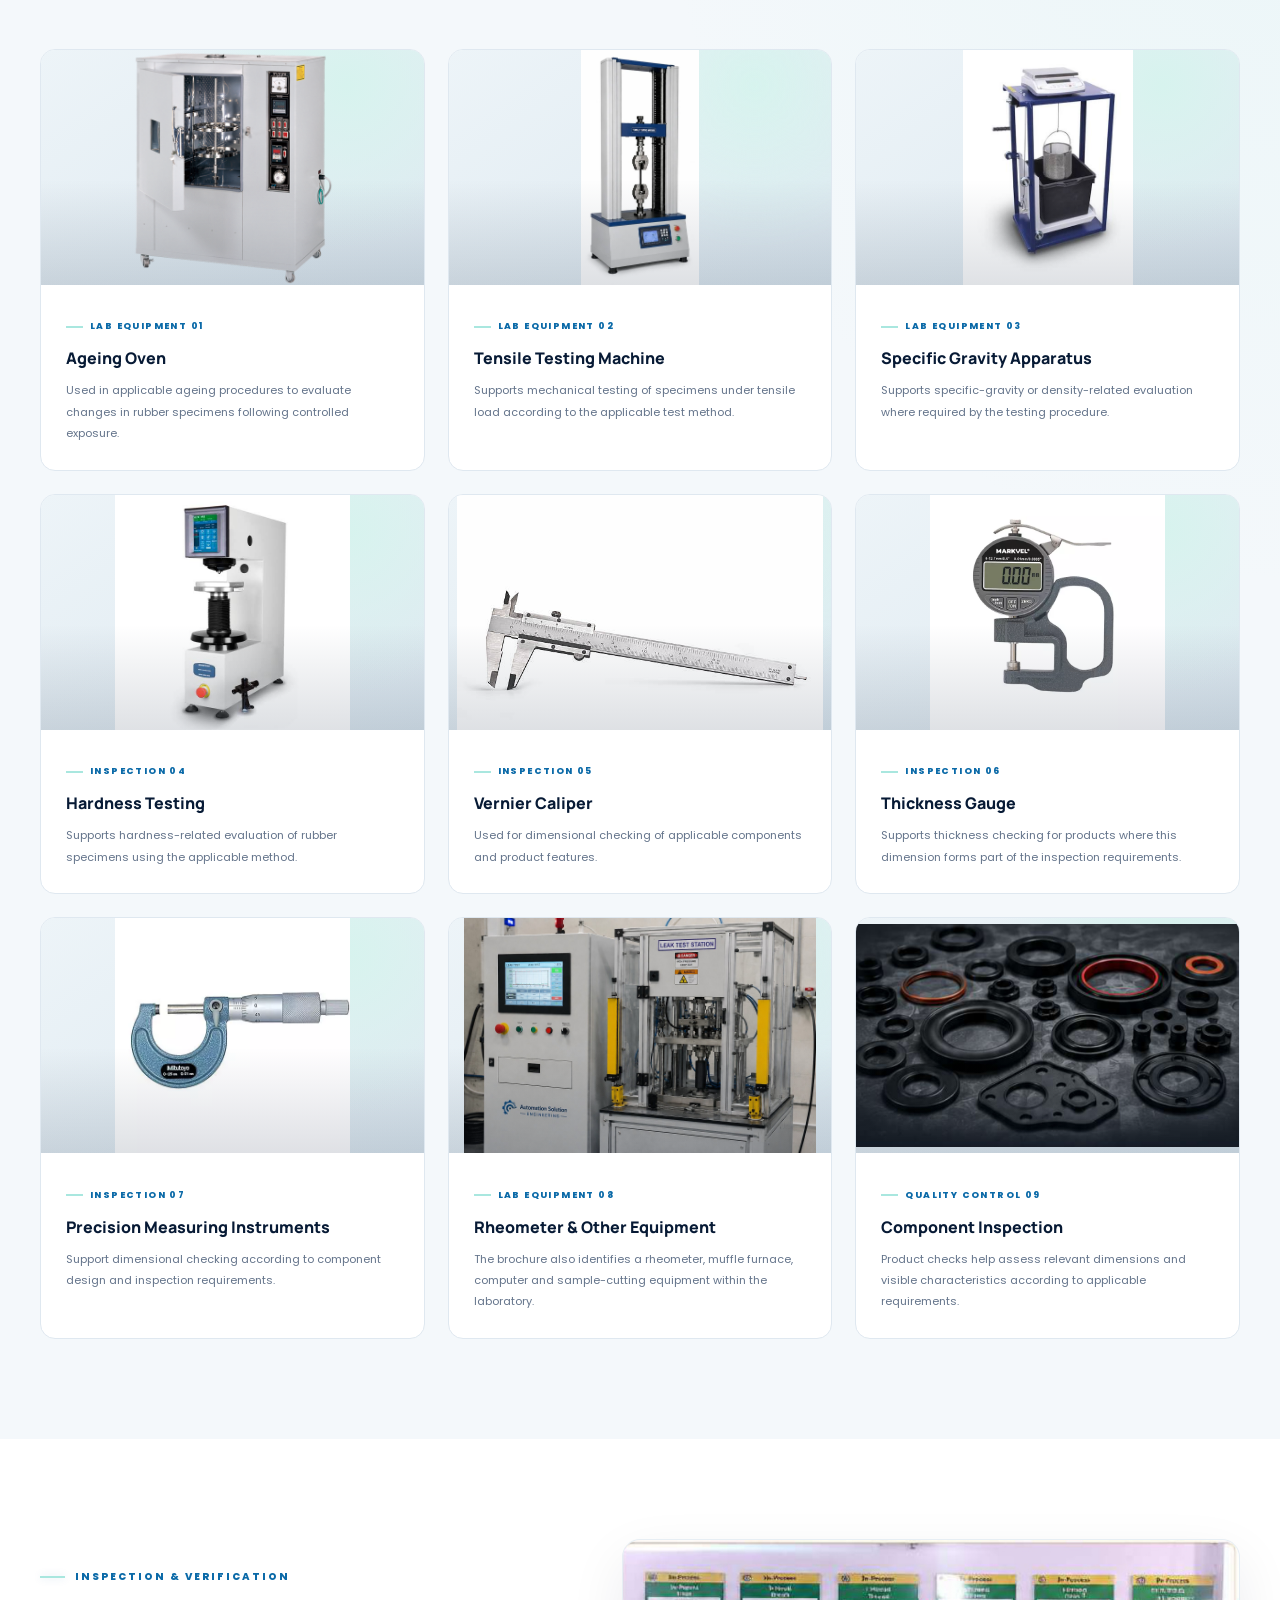
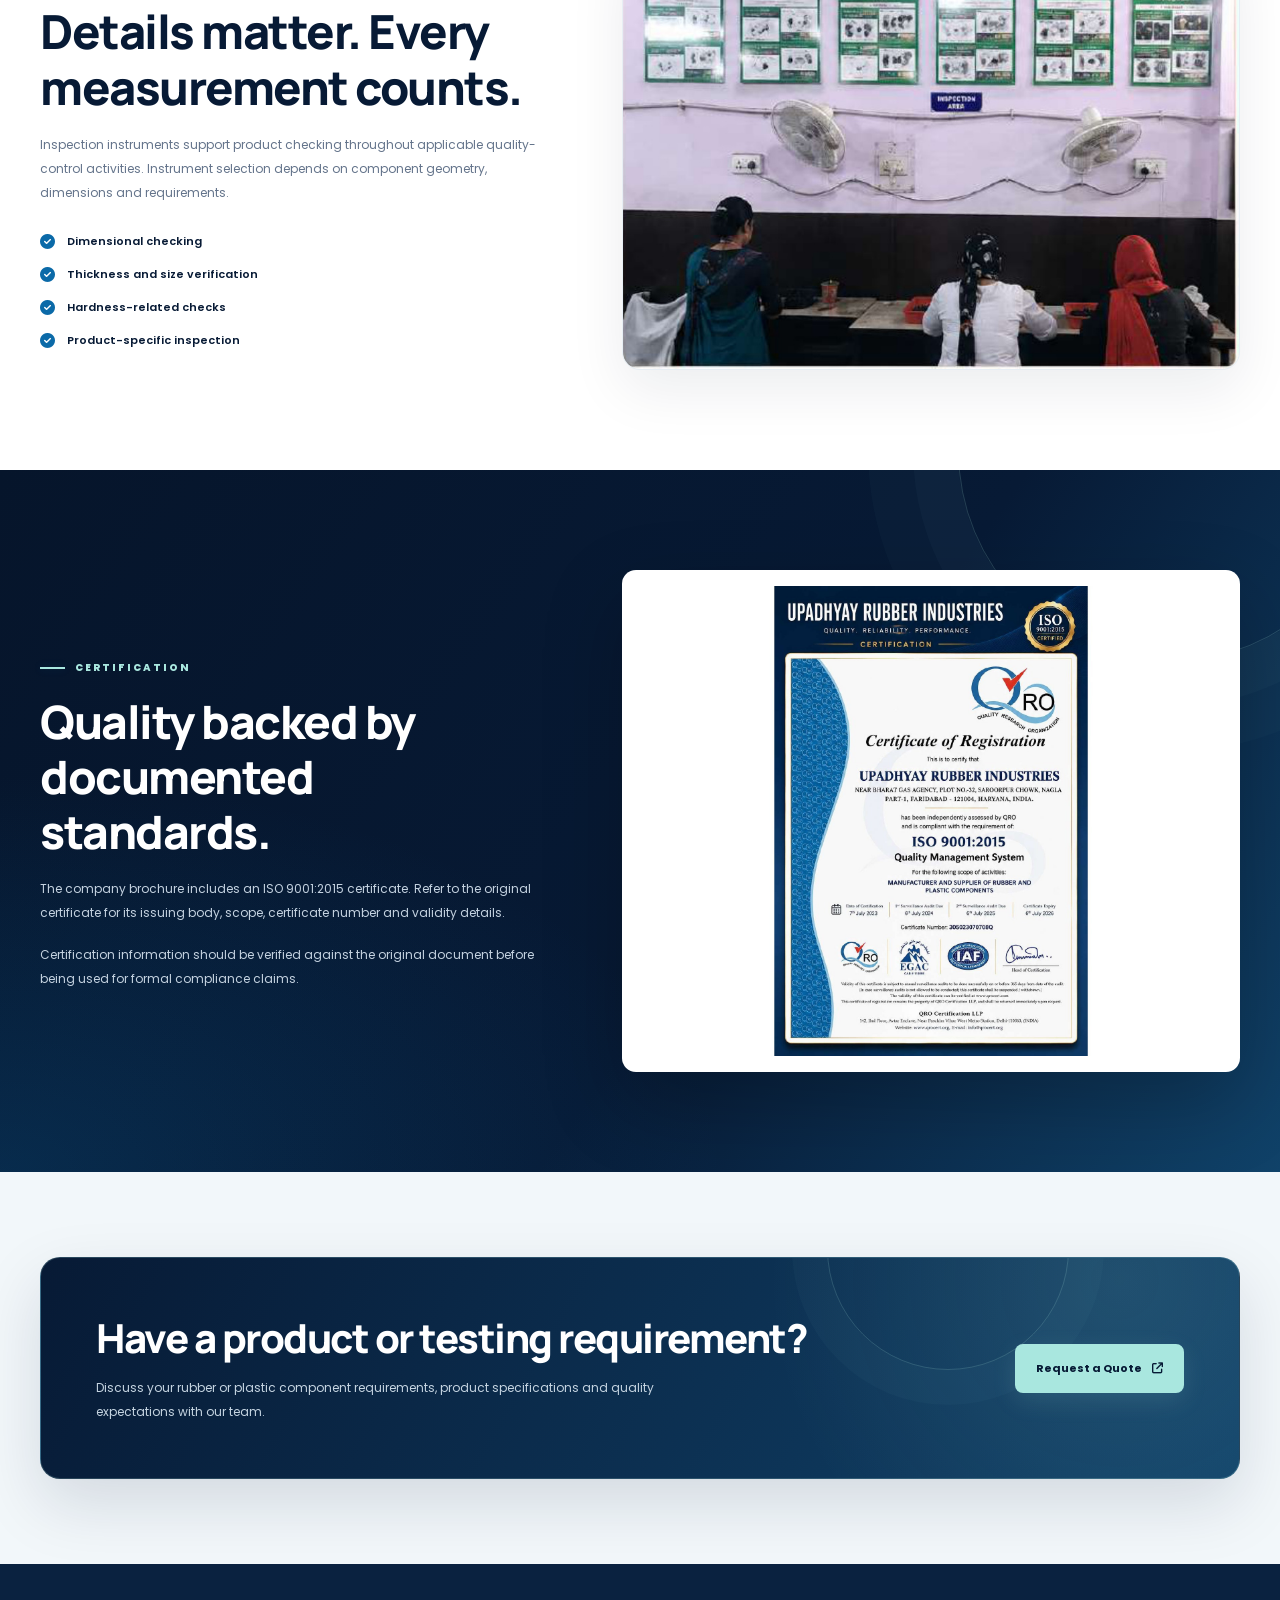
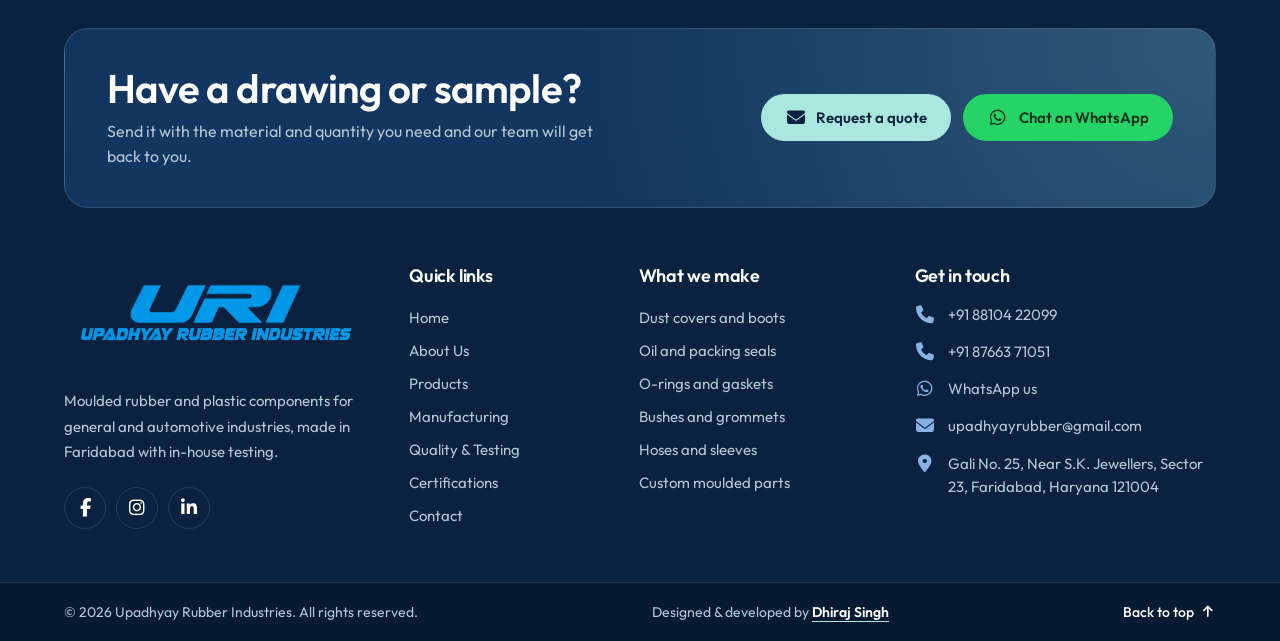
<file: quality-testing.html>
<!DOCTYPE html>
<html lang="en">

<head>
    <meta charset="UTF-8">
    <meta name="viewport" content="width=device-width, initial-scale=1.0">
    <title>Rubber Testing Lab & Quality Inspection Facilities | Upadhyay Rubber Industries</title>
    <meta name="description" content="Upadhyay Rubber Industries maintains a modern in-house rubber testing and inspection lab in Faridabad. Tensile testing, rheometer, ageing ovens, specific gravity and dimensional inspection.">
    <meta name="keywords" content="rubber quality testing, rubber testing lab Faridabad, tensile testing machine, rheometer, rubber hardness test, specific gravity apparatus, quality assurance rubber parts">
    <meta name="author" content="Upadhyay Rubber Industries">
    <meta name="robots" content="index, follow, max-image-preview:large, max-snippet:-1, max-video-preview:-1">
    <link rel="canonical" href="https://upadhyayrubberindustries.in/quality-testing.html">

    <!-- Geo / Local SEO Meta Tags -->
    <meta name="geo.region" content="IN-HR">
    <meta name="geo.placename" content="Faridabad">
    <meta name="geo.position" content="28.3615;77.3050">
    <meta name="ICBM" content="28.3615, 77.3050">

    <!-- Open Graph / Facebook / LinkedIn -->
    <meta property="og:type" content="website">
    <meta property="og:locale" content="en_IN">
    <meta property="og:site_name" content="Upadhyay Rubber Industries">
    <meta property="og:url" content="https://upadhyayrubberindustries.in/quality-testing.html">
    <meta property="og:title" content="Rubber Testing Lab & Quality Inspection Facilities | Upadhyay Rubber Industries">
    <meta property="og:description" content="Upadhyay Rubber Industries maintains a modern in-house rubber testing and inspection lab in Faridabad. Tensile testing, rheometer, ageing ovens, specific gravity and dimensional inspection.">
    <meta property="og:image" content="https://upadhyayrubberindustries.in/images/quality-testing/lab-overview.jpg">
    <meta property="og:image:secure_url" content="https://upadhyayrubberindustries.in/images/quality-testing/lab-overview.jpg">
    <meta property="og:image:type" content="image/jpeg">
    <meta property="og:image:width" content="1200">
    <meta property="og:image:height" content="630">
    <meta property="og:image:alt" content="Upadhyay Rubber Industries Quality Testing Laboratory">

    <!-- Twitter Cards -->
    <meta name="twitter:card" content="summary_large_image">
    <meta name="twitter:url" content="https://upadhyayrubberindustries.in/quality-testing.html">
    <meta name="twitter:title" content="Rubber Testing Lab & Quality Inspection Facilities | Upadhyay Rubber Industries">
    <meta name="twitter:description" content="Upadhyay Rubber Industries maintains a modern in-house rubber testing and inspection lab in Faridabad. Tensile testing, rheometer, ageing ovens, specific gravity and dimensional inspection.">
    <meta name="twitter:image" content="https://upadhyayrubberindustries.in/images/quality-testing/lab-overview.jpg">
    <meta name="twitter:image:alt" content="Upadhyay Rubber Industries Quality Testing Laboratory">

    <meta name="theme-color" content="#071a35">
    <link rel="icon" type="image/png" href="images/site/logo.png">
    <link rel="apple-touch-icon" href="images/site/logo.png">

    <!-- Structured Data (JSON-LD) for Search Engines -->
    <script type="application/ld+json">
    {
      "@context": "https://schema.org",
      "@graph": [
        {
          "@type": "WebPage",
          "@id": "https://upadhyayrubberindustries.in/quality-testing.html#webpage",
          "url": "https://upadhyayrubberindustries.in/quality-testing.html",
          "name": "Rubber Testing Lab & Quality Inspection Facilities | Upadhyay Rubber Industries",
          "description": "Upadhyay Rubber Industries maintains a modern in-house rubber testing and inspection lab in Faridabad. Tensile testing, rheometer, ageing ovens, specific gravity and dimensional inspection.",
          "isPartOf": {
            "@type": "WebSite",
            "@id": "https://upadhyayrubberindustries.in/#website",
            "name": "Upadhyay Rubber Industries",
            "url": "https://upadhyayrubberindustries.in/"
          },
          "breadcrumb": {
            "@id": "https://upadhyayrubberindustries.in/quality-testing.html#breadcrumb"
          }
        },
        {
          "@type": "BreadcrumbList",
          "@id": "https://upadhyayrubberindustries.in/quality-testing.html#breadcrumb",
          "itemListElement": [
            {
              "@type": "ListItem",
              "position": 1,
              "name": "Home",
              "item": "https://upadhyayrubberindustries.in/"
            },
            {
              "@type": "ListItem",
              "position": 2,
              "name": "Quality Testing",
              "item": "https://upadhyayrubberindustries.in/quality-testing.html"
            }
          ]
        },
        {
          "@type": "ItemList",
          "@id": "https://upadhyayrubberindustries.in/quality-testing.html#equipment",
          "name": "Quality Testing Equipment & Capabilities",
          "itemListElement": [
            {
              "@type": "ListItem",
              "position": 1,
              "name": "Tensile Testing Machine",
              "description": "Measures tensile strength, elongation at break and modulus of vulcanized rubber compounds."
            },
            {
              "@type": "ListItem",
              "position": 2,
              "name": "Thermal Ageing Oven",
              "description": "Evaluates heat resistance and physical property changes under accelerated thermal ageing."
            },
            {
              "@type": "ListItem",
              "position": 3,
              "name": "Specific Gravity Apparatus",
              "description": "Verifies compound density against technical datasheets and ASTM/DIN standards."
            },
            {
              "@type": "ListItem",
              "position": 4,
              "name": "Shore A Hardness Tester",
              "description": "Durometer testing ensuring accurate rubber compound hardness across production batches."
            },
            {
              "@type": "ListItem",
              "position": 5,
              "name": "Rheometer & Moving Die Rheometer (MDR)",
              "description": "Analyzes curing characteristics, scorch time, and cure rates of rubber formulations."
            }
          ]
        }
      ]
    }
    </script>

    <link rel="preconnect" href="https://fonts.googleapis.com">
    <link rel="preconnect" href="https://fonts.gstatic.com" crossorigin>

    <link
        href="https://fonts.googleapis.com/css2?family=Manrope:wght@400;500;600;700;800&family=Poppins:wght@400;500;600;700&family=Outfit:wght@400;500;600;700&display=swap"
        rel="stylesheet">

    <link rel="stylesheet" href="assets/css/site.css">
    <link rel="stylesheet"
        href="https://cdnjs.cloudflare.com/ajax/libs/font-awesome/6.5.2/css/all.min.css">
    <link rel="stylesheet" href="assets/css/quality-testing.css">

</head>

<body class="quality-page">


    <header class="header" id="header">

        <!-- Brand -->
        <a href="./index.html" class="logo" aria-label="Upadhyay Rubber Industries home">
            <img src="images/site/logo.png" alt="Upadhyay Rubber Industries logo" class="logo-image">
        </a>

        <!-- Main Navigation -->
        <nav class="nav" id="nav" aria-label="Main navigation">

            <a href="./index.html" class="nav-link">Home</a>

            <a href="./about.html" class="nav-link">About Us</a>

            <!-- Products Dropdown -->
            <div class="nav-products">

                <button class="nav-link products-toggle" id="productsToggle" type="button" aria-expanded="false" aria-controls="productsMenu">
                    Products &amp; Technologies

                    <svg class="products-chevron" viewBox="0 0 16 16" aria-hidden="true">
                        <path d="m3 6 5 5 5-5"></path>
                    </svg>
                </button>

                <div class="products-menu" id="productsMenu" aria-label="Products and Technologies" hidden>
                    <ul class="products-menu-list">
                        <li>
                            <a href="agricultural-off-road.html" class="products-menu-item">AGRICULTURAL &amp; OFF ROAD</a>
                        </li>
                        <li>
                            <a href="commercial-vehicles.html" class="products-menu-item">COMMERCIAL VEHICLES</a>
                        </li>
                        <li>
                            <a href="electric-vehicles.html" class="products-menu-item">ELECTRIC VEHICLES</a>
                        </li>
                        <li>
                            <a href="industrial.html" class="products-menu-item">INDUSTRIAL</a>
                        </li>
                        <li>
                            <a href="passenger-vehicles.html" class="products-menu-item">PASSENGER VEHICLES</a>
                        </li>
                        <li>
                            <a href="two-three-wheelers.html" class="products-menu-item">TWO &amp; THREE WHEELERS</a>
                        </li>
                    </ul>
                </div>

            </div>

            <a href="./manufacturing.html" class="nav-link">
                Manufacturing
            </a>

            <a href="./quality-testing.html" class="nav-link active" aria-current="page">
                Quality &amp; Testing
            </a>

            <a href="./certifications.html" class="nav-link">
                Certifications
            </a>

            <a href="./contactus.html" class="nav-link">
                Contact
            </a>

        </nav>

        <!-- Search Button -->
        <button class="search-btn" type="button" aria-label="Search products" aria-controls="searchPanel"
            aria-expanded="false" id="searchBtn">
            <svg viewBox="0 0 24 24" aria-hidden="true">
                <circle cx="10.8" cy="10.8" r="6.5"></circle>
                <path d="m16 16 4.5 4.5"></path>
            </svg>
        </button>

        <!-- Quote Button -->
        <a href="./contactus.html" class="quote-btn">
            <span>Request a Quote</span>
            <span class="quote-arrow">↗</span>
        </a>

        <!-- Mobile Menu -->
        <button class="menu-toggle" id="menuToggle" type="button" aria-label="Open navigation" aria-expanded="false"
            aria-controls="nav">
            <span></span>
            <span></span>
        </button>

    </header>




    <!-- HERO -->
    <section class="qt-hero">
        <div class="qt-container qt-hero-layout">

            <div class="qt-hero-content qt-reveal">

                <div class="qt-hero-badge">
                    <span class="qt-status-dot"></span>
                    Quality Assurance & Testing
                </div>

                <h1>
                    Precision in every detail.
                    <span>Confidence in every component.</span>
                </h1>

                <p class="qt-hero-description">
                    Quality assurance and product inspection are important
                    parts of our manufacturing approach. Our laboratory
                    facilities support the evaluation of rubber materials
                    and manufactured components.
                </p>

                <div class="qt-hero-actions">
                    <a href="#testing" class="qt-button qt-button-primary">
                        Explore Testing Facilities
                        <i class="fa-solid fa-arrow-down"></i>
                    </a>

                    <a href="#quality" class="qt-button qt-button-outline">
                        Discover Our Approach
                        <i class="fa-solid fa-arrow-right"></i>
                    </a>
                </div>

                <div class="qt-hero-points">
                    <div class="qt-hero-point">
                        <i class="fa-solid fa-circle-check"></i>
                        Quality-focused manufacturing
                    </div>

                    <div class="qt-hero-point">
                        <i class="fa-solid fa-flask"></i>
                        In-house testing facilities
                    </div>

                    <div class="qt-hero-point">
                        <i class="fa-solid fa-magnifying-glass"></i>
                        Product inspection
                    </div>
                </div>

            </div>

            <div class="qt-image qt-hero-image qt-reveal">
                <img
                    src="images/quality-testing/lab-overview.jpg"
                    alt="In-house rubber testing laboratory and equipment"
                    fetchpriority="high">
                <div class="qt-hero-image-caption">
                    <i class="fa-solid fa-flask-vial" aria-hidden="true"></i>
                    <span>
                        <strong>In-house testing laboratory</strong>
                        <small>Faridabad, Haryana</small>
                    </span>
                </div>
            </div>

        </div>
    </section>


    <!-- QUALITY INTRO -->
    <section class="qt-section" id="quality">
        <div class="qt-container">

            <div class="qt-intro-grid">

                <div class="qt-image qt-intro-image qt-reveal">
                    <img
                        src="images/quality-testing/inspection-products.jpg"
                        alt="Rubber components and product inspection"
                        loading="lazy"
                        data-fallback="Quality in Every Component"
                        onerror="handleQtImageError(this)">

                    <div class="qt-image-fallback">
                        <div>
                            <i class="fa-solid fa-gears"></i>
                            <strong>Quality in Every Component</strong>
                            <small>Product inspection and evaluation</small>
                        </div>
                    </div>
                </div>

                <div class="qt-intro-copy qt-reveal">

                    <span class="qt-eyebrow">Our Quality Approach</span>

                    <h2 class="qt-heading">
                        Built around precision, consistency and inspection.
                    </h2>

                    <p>
                        Our quality-focused approach combines product
                        inspection and available testing facilities to
                        support manufacturing consistency.
                    </p>

                    <p>
                        From rubber components to plastic parts, inspection
                        activities are guided by relevant product
                        specifications and customer requirements.
                    </p>

                    <div class="qt-check-list">

                        <div class="qt-check-item">
                            <span class="qt-check-icon">
                                <i class="fa-solid fa-check"></i>
                            </span>
                            <span>In-house laboratory facilities</span>
                        </div>

                        <div class="qt-check-item">
                            <span class="qt-check-icon">
                                <i class="fa-solid fa-check"></i>
                            </span>
                            <span>Product checking and inspection instruments</span>
                        </div>

                        <div class="qt-check-item">
                            <span class="qt-check-icon">
                                <i class="fa-solid fa-check"></i>
                            </span>
                            <span>Testing support for rubber components</span>
                        </div>

                        <div class="qt-check-item">
                            <span class="qt-check-icon">
                                <i class="fa-solid fa-check"></i>
                            </span>
                            <span>Quality-focused manufacturing practices</span>
                        </div>

                    </div>

                </div>

            </div>

        </div>
    </section>


    <!-- QUALITY ASSURANCE CARDS -->
    <section class="qt-section qt-soft-section">
        <div class="qt-container">

            <div class="qt-section-heading center qt-reveal">
                <span class="qt-eyebrow">Quality Assurance</span>

                <h2 class="qt-heading">
                    Quality at every stage.
                </h2>

                <p class="qt-description">
                    A considered approach to product evaluation, inspection
                    and manufacturing consistency.
                </p>
            </div>

            <div class="qt-quality-grid">

                <article class="qt-quality-card qt-reveal">
                    <div class="qt-card-icon">
                        <i class="fa-solid fa-magnifying-glass-chart"></i>
                    </div>

                    <h3>Product Inspection</h3>

                    <p>
                        Inspection instruments help evaluate product
                        dimensions and physical characteristics against
                        applicable requirements.
                    </p>
                </article>

                <article class="qt-quality-card qt-reveal qt-delay-1">
                    <div class="qt-card-icon">
                        <i class="fa-solid fa-flask"></i>
                    </div>

                    <h3>Material Evaluation</h3>

                    <p>
                        Available laboratory equipment supports the
                        evaluation of relevant material and component
                        properties.
                    </p>
                </article>

                <article class="qt-quality-card qt-reveal qt-delay-2">
                    <div class="qt-card-icon">
                        <i class="fa-solid fa-shield-halved"></i>
                    </div>

                    <h3>Manufacturing Consistency</h3>

                    <p>
                        Quality checks help identify variations and support
                        consistency throughout applicable manufacturing
                        and inspection activities.
                    </p>
                </article>

            </div>

        </div>
    </section>


    <!-- LABORATORY INTRODUCTION -->
    <section class="qt-section" id="testing">
        <div class="qt-container">

            <div class="qt-section-heading qt-reveal">
                <span class="qt-eyebrow">Testing Laboratory</span>

                <h2 class="qt-heading">
                    In-house facilities for product evaluation.
                </h2>

                <p class="qt-description">
                    Our laboratory equipment and checking instruments
                    support selected testing, measurement and inspection
                    activities for rubber components.
                </p>
            </div>

            <div class="qt-lab-feature">

                <div class="qt-image qt-lab-image qt-reveal">
                    <img
                        src="images/quality-testing/lab-overview.jpg"
                        alt="In-house testing laboratory"
                        loading="lazy"
                        onerror="handleQtImageError(this)">

                    <div class="qt-image-fallback">
                        <div>
                            <i class="fa-solid fa-flask-vial"></i>
                            <strong>In-house Testing Laboratory</strong>
                            <small>Laboratory and testing facilities</small>
                        </div>
                    </div>
                </div>

                <div class="qt-lab-copy qt-reveal">

                    <h3>Testing and inspection under one roof.</h3>

                    <p>
                        Our laboratory includes equipment and facilities
                        for evaluating selected characteristics of rubber
                        materials and manufactured components.
                    </p>

                    <p>
                        Equipment identified in the company brochure
                        includes an ageing oven, muffle furnace, tensile
                        testing machine, specific gravity apparatus,
                        rheometer and sample-cutting equipment.
                    </p>

                    <div class="qt-lab-note">
                        Test methods, acceptance criteria and inspection
                        procedures depend on the applicable product
                        specifications and customer requirements.
                    </div>

                </div>

            </div>

        </div>
    </section>


    <!-- TESTING EQUIPMENT -->
    <section class="qt-section qt-soft-section">
        <div class="qt-container">

            <div class="qt-section-heading center qt-reveal">
                <span class="qt-eyebrow">Laboratory Equipment</span>

                <h2 class="qt-heading">
                    Testing capabilities.
                </h2>

                <p class="qt-description">
                    Explore the testing equipment and inspection
                    instruments identified in the company brochure.
                </p>
            </div>

            <div class="qt-equipment-grid">

                <article class="qt-equipment-card qt-reveal">
                    <div class="qt-equipment-image">
                        <img
                            src="images/quality-testing/ageing-oven.png"
                            alt="Ageing oven"
                            loading="lazy"
                            onerror="handleQtImageError(this)">
                    </div>

                    <div class="qt-equipment-content">
                        <span class="qt-equipment-number">LAB EQUIPMENT 01</span>
                        <h3>Ageing Oven</h3>

                        <p>
                            Used in applicable ageing procedures to evaluate
                            changes in rubber specimens following controlled
                            exposure.
                        </p>
                    </div>
                </article>

                <article class="qt-equipment-card qt-reveal qt-delay-1">
                    <div class="qt-equipment-image">
                        <img
                            src="images/quality-testing/tensile-machine.jpg"
                            alt="Tensile testing machine"
                            loading="lazy"
                            onerror="handleQtImageError(this)">
                    </div>

                    <div class="qt-equipment-content">
                        <span class="qt-equipment-number">LAB EQUIPMENT 02</span>
                        <h3>Tensile Testing Machine</h3>

                        <p>
                            Supports mechanical testing of specimens under
                            tensile load according to the applicable
                            test method.
                        </p>
                    </div>
                </article>

                <article class="qt-equipment-card qt-reveal qt-delay-2">
                    <div class="qt-equipment-image">
                        <img
                            src="images/quality-testing/specific-gravity.jpg"
                            alt="Specific gravity apparatus"
                            loading="lazy"
                            onerror="handleQtImageError(this)">
                    </div>

                    <div class="qt-equipment-content">
                        <span class="qt-equipment-number">LAB EQUIPMENT 03</span>
                        <h3>Specific Gravity Apparatus</h3>

                        <p>
                            Supports specific-gravity or density-related
                            evaluation where required by the testing
                            procedure.
                        </p>
                    </div>
                </article>

                <article class="qt-equipment-card qt-reveal">
                    <div class="qt-equipment-image">
                        <img
                            src="images/quality-testing/hardness-tester.jpg"
                            alt="Hardness testing instrument"
                            loading="lazy"
                            onerror="handleQtImageError(this)">
                    </div>

                    <div class="qt-equipment-content">
                        <span class="qt-equipment-number">INSPECTION 04</span>
                        <h3>Hardness Testing</h3>

                        <p>
                            Supports hardness-related evaluation of rubber
                            specimens using the applicable method.
                        </p>
                    </div>
                </article>

                <article class="qt-equipment-card qt-reveal qt-delay-1">
                    <div class="qt-equipment-image">
                        <img
                            src="images/quality-testing/vernier-caliper.jpg"
                            alt="Vernier caliper"
                            loading="lazy"
                            onerror="handleQtImageError(this)">
                    </div>

                    <div class="qt-equipment-content">
                        <span class="qt-equipment-number">INSPECTION 05</span>
                        <h3>Vernier Caliper</h3>

                        <p>
                            Used for dimensional checking of applicable
                            components and product features.
                        </p>
                    </div>
                </article>

                <article class="qt-equipment-card qt-reveal qt-delay-2">
                    <div class="qt-equipment-image">
                        <img
                            src="images/quality-testing/thickness-gauge.jpg"
                            alt="Thickness gauge"
                            loading="lazy"
                            onerror="handleQtImageError(this)">
                    </div>

                    <div class="qt-equipment-content">
                        <span class="qt-equipment-number">INSPECTION 06</span>
                        <h3>Thickness Gauge</h3>

                        <p>
                            Supports thickness checking for products
                            where this dimension forms part of the
                            inspection requirements.
                        </p>
                    </div>
                </article>

                <article class="qt-equipment-card qt-reveal">
                    <div class="qt-equipment-image">
                        <img
                            src="images/quality-testing/micrometer.jpg"
                            alt="Precision measuring instrument"
                            loading="lazy"
                            onerror="handleQtImageError(this)">
                    </div>

                    <div class="qt-equipment-content">
                        <span class="qt-equipment-number">INSPECTION 07</span>
                        <h3>Precision Measuring Instruments</h3>

                        <p>
                            Support dimensional checking according to
                            component design and inspection requirements.
                        </p>
                    </div>
                </article>

                <article class="qt-equipment-card qt-reveal qt-delay-1">
                    <div class="qt-equipment-image">
                        <img
                            src="images/quality-testing/rheometer.jpg"
                            alt="Rubber testing laboratory"
                            loading="lazy"
                            onerror="handleQtImageError(this)">
                    </div>

                    <div class="qt-equipment-content">
                        <span class="qt-equipment-number">LAB EQUIPMENT 08</span>
                        <h3>Rheometer & Other Equipment</h3>

                        <p>
                            The brochure also identifies a rheometer,
                            muffle furnace, computer and sample-cutting
                            equipment within the laboratory.
                        </p>
                    </div>
                </article>

                <article class="qt-equipment-card qt-reveal qt-delay-2">
                    <div class="qt-equipment-image">
                        <img
                            src="images/quality-testing/inspection-products.jpg"
                            alt="Rubber components for inspection"
                            loading="lazy"
                            onerror="handleQtImageError(this)">
                    </div>

                    <div class="qt-equipment-content">
                        <span class="qt-equipment-number">QUALITY CONTROL 09</span>
                        <h3>Component Inspection</h3>

                        <p>
                            Product checks help assess relevant dimensions
                            and visible characteristics according to
                            applicable requirements.
                        </p>
                    </div>
                </article>

            </div>

        </div>
    </section>


    <!-- INSPECTION -->
    <section class="qt-section">
        <div class="qt-container">

            <div class="qt-inspection-grid">

                <div class="qt-inspection-copy qt-reveal">

                    <span class="qt-eyebrow">Inspection & Verification</span>

                    <h2 class="qt-heading">
                        Details matter. Every measurement counts.
                    </h2>

                    <p>
                        Inspection instruments support product checking
                        throughout applicable quality-control activities.
                        Instrument selection depends on component geometry,
                        dimensions and requirements.
                    </p>

                    <div class="qt-inspection-points">

                        <div class="qt-inspection-point">
                            <i class="fa-solid fa-check-circle"></i>
                            Dimensional checking
                        </div>

                        <div class="qt-inspection-point">
                            <i class="fa-solid fa-check-circle"></i>
                            Thickness and size verification
                        </div>

                        <div class="qt-inspection-point">
                            <i class="fa-solid fa-check-circle"></i>
                            Hardness-related checks
                        </div>

                        <div class="qt-inspection-point">
                            <i class="fa-solid fa-check-circle"></i>
                            Product-specific inspection
                        </div>

                    </div>

                </div>

                <div class="qt-image qt-inspection-image qt-reveal">
                    <img
                        src="images/quality-testing/inspection-area.jpg"
                        alt="Measuring instrument used for inspection"
                        loading="lazy"
                        onerror="handleQtImageError(this)">

                    <div class="qt-image-fallback">
                        <div>
                            <i class="fa-solid fa-ruler-combined"></i>
                            <strong>Inspection & Measurement</strong>
                            <small>Dimensional and product checks</small>
                        </div>
                    </div>
                </div>

            </div>

        </div>
    </section>


    <!-- CERTIFICATION -->
    <section class="qt-section qt-certificate-section" id="certification">
        <div class="qt-container">

            <div class="qt-certificate-grid">

                <div class="qt-certificate-copy qt-reveal">

                    <span class="qt-eyebrow">Certification</span>

                    <h2>
                        Quality backed by documented standards.
                    </h2>

                    <p>
                        The company brochure includes an ISO 9001:2015
                        certificate. Refer to the original certificate
                        for its issuing body, scope, certificate number
                        and validity details.
                    </p>

                    <p>
                        Certification information should be verified
                        against the original document before being used
                        for formal compliance claims.
                    </p>

                </div>

                <div class="qt-certificate-box qt-reveal">

                    <img
                        src="images/certifications/iso-certificate.jpg"
                        alt="ISO 9001:2015 certificate"
                        loading="lazy"
                        onerror="handleQtImageError(this)">

                    <div class="qt-image-fallback">
                        <div>
                            <i class="fa-solid fa-certificate"></i>
                            <strong>ISO 9001:2015</strong>
                            <small>Certificate image from the company brochure</small>
                        </div>
                    </div>

                </div>

            </div>

        </div>
    </section>


    <!-- CONTACT CTA -->
    <section class="qt-cta-section">
        <div class="qt-container">

            <div class="qt-cta-box qt-reveal">

                <div class="qt-cta-content">
                    <h2>Have a product or testing requirement?</h2>

                    <p>
                        Discuss your rubber or plastic component
                        requirements, product specifications and
                        quality expectations with our team.
                    </p>
                </div>

                <a href="./contactus.html#contact-form"
                    class="qt-button qt-button-primary">
                    Request a Quote
                    <i class="fa-solid fa-arrow-up-right-from-square"></i>
                </a>

            </div>

        </div>
    </section>


     <footer class="ft" id="contact">

        <!-- enquiry band -->
        <div class="ft-top">
            <div class="ft-wrap">
                <div class="ft-cta">
                    <div>
                        <h2>Have a drawing or sample?</h2>
                        <p>Send it with the material and quantity you need and our team will get back to you.</p>
                    </div>
                    <div class="ft-actions">
                        <a class="ft-btn ft-btn--mint" href="mailto:upadhyayrubber@gmail.com?subject=Product%20Enquiry">
                            <i class="fa-solid fa-envelope ic" aria-hidden="true"></i>Request a quote
                        </a>
                        <a class="ft-btn ft-btn--wa"
                            href="https://wa.me/918810422099?text=Hi%20Upadhyay%20Rubber%20Industries%2C%20I%20would%20like%20to%20enquire%20about%20rubber%20components."
                            target="_blank" rel="noopener noreferrer">
                            <i class="fa-brands fa-whatsapp ic" aria-hidden="true"></i>Chat on WhatsApp
                        </a>
                    </div>
                </div>
            </div>
        </div>

        <div class="ft-wrap ft-grid">

            <div class="ft-brand">
                <a class="ft-logo" href="#home" aria-label="Upadhyay Rubber Industries, home">
                    <img src="images/site/logo.png" alt="Upadhyay Rubber Industries Logo" srcset="">
                </a>
                <p>Moulded rubber and plastic components for general and automotive industries, made in Faridabad with
                    in-house testing.</p>
                <div class="ft-social">
                    <a href="#" aria-label="Facebook" title="Facebook"><i class="fa-brands fa-facebook-f ic"
                            aria-hidden="true"></i></a>
                    <a href="#" aria-label="Instagram" title="Instagram"><i class="fa-brands fa-instagram ic"
                            aria-hidden="true"></i></a>
                    <a href="#" aria-label="LinkedIn" title="LinkedIn"><i class="fa-brands fa-linkedin-in ic"
                            aria-hidden="true"></i></a>
                </div>
            </div>

            <nav aria-label="Footer quick links">
                <h3>Quick links</h3>
                <ul class="ft-list">
                    <li><a href="#home">Home</a></li>
                    <li><a href="./about.html">About Us</a></li>
                    <li><a href="./products.html">Products</a></li>
                    <li><a href="./manufacturing.html">Manufacturing</a></li>
                    <li><a href="./quality-testing.html">Quality &amp; Testing</a></li>
                    <li><a href="./certifications.html">Certifications</a></li>
                    <li><a href="./contactus.html">Contact</a></li>
                </ul>
            </nav>

            <nav aria-label="Product ranges">
                <h3>What we make</h3>
                <ul class="ft-list">
                    <li><a href="#products">Dust covers and boots</a></li>
                    <li><a href="#products">Oil and packing seals</a></li>
                    <li><a href="#products">O-rings and gaskets</a></li>
                    <li><a href="#products">Bushes and grommets</a></li>
                    <li><a href="#products">Hoses and sleeves</a></li>
                    <li><a href="#products">Custom moulded parts</a></li>
                </ul>
            </nav>

            <div>
                <h3>Get in touch</h3>
                <ul class="ft-contact">
                    <li><a href="tel:+918810422099"><i class="fa-solid fa-phone ic" aria-hidden="true"></i>+91 88104
                            22099</a></li>
                    <li><a href="tel:+918766371051"><i class="fa-solid fa-phone ic" aria-hidden="true"></i>+91 87663 71051</a></li>
                    <li><a href="https://wa.me/918810422099" target="_blank" rel="noopener noreferrer"><i
                                class="fa-brands fa-whatsapp ic" aria-hidden="true"></i>WhatsApp us</a></li>
                    <li><a href="mailto:upadhyayrubber@gmail.com"><i class="fa-solid fa-envelope ic"
                                aria-hidden="true"></i>upadhyayrubber@gmail.com</a></li>
                    <li><a href="https://www.google.com/maps/search/?api=1&amp;query=Upadhyay+Rubber+Industries+Sector+23+Faridabad+Haryana+121004"
                            target="_blank" rel="noopener noreferrer"><i class="fa-solid fa-location-dot ic"
                                aria-hidden="true"></i>Gali No. 25, Near S.K. Jewellers, Sector 23, Faridabad, Haryana
                            121004</a></li>
                </ul>
            </div>

        </div>

        <div class="ft-bottom">
            <div class="ft-wrap ft-bar">
                <p>&copy; <span id="footer-year">2026</span> Upadhyay Rubber Industries. All rights reserved.</p>
                <!-- replace the name and link with your agency's -->
                <p class="ft-dev">Designed &amp; developed by <a href="https://dhirajsinghp.netlify.app" target="_blank"
                        rel="noopener noreferrer">Dhiraj Singh</a></p>
                <a class="ft-top-link" href="#home">Back to top <i class="fa-solid fa-arrow-up ic"
                        aria-hidden="true"></i></a>
            </div>
        </div>

        <!-- floating WhatsApp button -->

        <a class="ft-wa"
            href="https://wa.me/918810422099?text=Hi%20Upadhyay%20Rubber%20Industries%2C%20I%20would%20like%20to%20enquire%20about%20rubber%20components"
            target="_blank" rel="noopener noreferrer" aria-label="Chat with us on WhatsApp" title="Chat on WhatsApp">

            <span class="ft-wa-pulse"></span>

            <i class="fa-brands fa-whatsapp ic" aria-hidden="true"></i>

            <span class="ft-wa-tooltip">Chat with us</span>
        </a>
    </footer>

    <script src="assets/js/quality-testing.js"></script>

    <!-- Existing website JavaScript -->
    <script src="assets/js/site-interactions.js"></script>

</body>
</html>
</file>
<file: assets/css/site.css>
:root {
    --navy: #071a35;
    --navy-light: #10395f;
    --blue: #00426d;
    --ice: #b9e4e8;
    --white: #f7fbff;
    --muted: #c8d9eb;

    --container: 1600px;
    --glass-border: rgba(224, 241, 255, 0.25);
}

* {
    box-sizing: border-box;
    margin: 0;
    padding: 0;
}

html {
    scroll-behavior: smooth;
    scroll-padding-top: 110px;
}

body {
    font-family: "Poppins", sans-serif;
    background: var(--navy);
    color: var(--white);
    -webkit-font-smoothing: antialiased;
}

a {
    color: inherit;
    text-decoration: none;
}

button,
input {
    font: inherit;
}

button,
a {
    -webkit-tap-highlight-color: transparent;
}

button:focus-visible,
a:focus-visible,
input:focus-visible {
    outline: 3px solid #55c0c9;
    outline-offset: 3px;
}

/* =========================
   HERO BACKGROUND
========================= */

/* =========================
   UPADHYAY BRAND LOGO
========================= */

.logo {
    display: inline-flex;
    align-items: center;
    gap: 10px;
    text-decoration: none;
}

.logo-mark {
    display: grid;
    place-items: center;
    width: 44px;
    height: 44px;
    flex-shrink: 0;
    border: 1px solid rgba(255, 255, 255, 0.35);
    border-radius: 8px;
    color: #fff;
    font-size: 15px;
    font-weight: 800;
    letter-spacing: -1px;
}

.logo-text {
    display: flex;
    flex-direction: column;
    gap: 3px;
    line-height: 1.1;
}

.logo-text strong {
    color: inherit;
    font-size: 14px;
    font-weight: 800;
    letter-spacing: 1.2px;
}

.logo-text small {
    color: inherit;
    font-size: 9px;
    font-weight: 600;
    letter-spacing: 1.8px;
    opacity: 0.75;
}

.header:not(.scrolled) .logo-mark {
    border-color: rgba(255, 255, 255, 0.5);
    color: #fff;
}

.header.scrolled .logo-mark {
    border-color: rgba(0, 0, 0, 0.2);
    color: #171717;
}

@media (max-width: 480px) {
    .logo {
        gap: 7px;
    }

    .logo-mark {
        width: 38px;
        height: 38px;
        font-size: 13px;
    }

    .logo-text strong {
        font-size: 12px;
    }

    .logo-text small {
        font-size: 8px;
        letter-spacing: 1.2px;
    }
}

/* nav design*/

.navbar {
    position: fixed;
    top: 0;
    left: 0;
    width: 100%;
    background-color: rgba(0, 0, 0, 0.7);
    backdrop-filter: blur(10px);
    z-index: 1000;
}

.navbar ul {
    list-style: none;
    display: flex;
    justify-content: center;
    padding: 10px 0;
    margin: 0;
}

.navbar li {
    margin: 0 15px;
}











.hero {
    position: relative;
    isolation: isolate;
    min-height: max(300svh, 2280px);
    background: var(--navy);
}

.hero-stage {
    position: sticky;
    top: 0;
    height: max(760px, 100svh);
    overflow: hidden;
}

.hero-bg,
.hero-overlay,
.hero-grid {
    position: absolute;
    inset: 0;
    pointer-events: none;
}

.hero-bg {
    z-index: -3;
    background:
        center 52% / cover no-repeat;
    opacity: 0;
    transform: scale(1.035);
    transition: opacity 0.75s ease, transform 1.2s ease;
}

.hero-bg--primary {
    background-image: url("../../images/site/home-1.jpg");

}

.hero-bg--secondary {
    background-image: url("../../images/site/home-2.jpg");

}

.hero-bg.is-visible {
    opacity: 1;
    transform: scale(1.015);
}

.hero-overlay {
    z-index: -2;
    background:
        linear-gradient(90deg,
            rgba(3, 19, 34, 0.78) 0%,
            rgba(3, 24, 42, 0.55) 43%,
            rgba(3, 24, 42, 0.16) 100%),
        linear-gradient(0deg,
            rgba(3, 18, 32, 0.72) 0%,
            transparent 45%);
}

/* Fine technical grid */
.hero-grid {
    z-index: -1;
    opacity: 0.11;
    background-image:
        linear-gradient(90deg,
            transparent calc(100% - 1px),
            rgba(201, 229, 255, 0.35) 100%);
    background-size: 25% 100%;
    mask-image: linear-gradient(to bottom,
            black,
            transparent 90%);
}

/* =========================
   HEADER
========================= */

.header {
    position: fixed;
    z-index: 1000;
    top: 10px;

    left: max(3.8%, calc((100% - var(--container)) / 2));
    right: max(3.8%, calc((100% - var(--container)) / 2));

    min-height: 76px;

    display: flex;
    align-items: center;
    justify-content: space-between;
    gap: clamp(12px, 1.5vw, 26px);

    padding: 7px 10px 7px 12px;

    background: rgba(5, 22, 40, 0.22);
    border: 1px solid rgba(255, 255, 255, 0.22);
    border-radius: 50px;

    backdrop-filter: blur(18px) saturate(125%);
    -webkit-backdrop-filter: blur(18px) saturate(125%);
    box-shadow: 0 10px 35px rgba(0, 15, 30, 0.12);

    transition:
        background 0.3s ease,
        border-color 0.3s ease,
        box-shadow 0.3s ease,
        top 0.3s ease,
        transform 0.3s ease;
}

.header.is-hidden {
    transform: translateY(calc(-100% - 30px));
    pointer-events: none;
}

.header.scrolled {
    position: fixed;
    top: 10px;
    background: rgba(255, 255, 255, 0.98);
    border-color: rgba(0, 66, 109, 0.18);
    backdrop-filter: blur(22px) saturate(130%);
    -webkit-backdrop-filter: blur(22px) saturate(130%);
    box-shadow:
        0 12px 40px rgba(0, 27, 48, 0.18),
        inset 0 1px rgba(255, 255, 255, 0.8);
}

/* Original client logo */
.logo {
    position: relative;
    isolation: isolate;

    display: flex;
    align-items: center;
    flex: 0 0 205px;
    width: 205px;
    min-height: 49px;
    padding: 8px 6px;

    overflow: visible;
    border-radius: 40px;
    background: #fff;
    box-shadow: 0 5px 18px rgba(0, 20, 40, 0.12);
}

.header:not(.scrolled) .logo {
    padding: 8px 6px;
    border-radius: 40px;
    background: #fff;
}

.header:not(.scrolled) .logo::before {
    display: none;
}

.header:not(.scrolled) .logo img {
    filter: none;
}

.header.scrolled .logo {
    padding: 8px 6px;
    border-radius: 40px;
    background: #fff;
}

/* Soft light, not a white box */
.logo::before {
    content: "";
    position: absolute;
    z-index: -1;

    inset: -10px -16px;

    background: radial-gradient(ellipse,
            rgba(0, 66, 109, 0.08),
            rgba(0, 110, 145, 0.03) 45%,
            transparent 76%);

    filter: blur(13px);
    pointer-events: none;
}

.logo img {
    display: block;
    width: 100%;
    height: auto;
    object-fit: contain;

    /* Keep the client's original logo colours */
    filter: none;
    mix-blend-mode: normal;
    transition: filter 0.3s ease;
}

/* =========================
   DESKTOP NAVIGATION
========================= */

.nav {
    display: flex;
    flex: 1;
    align-items: center;
    justify-content: center;

    gap: clamp(12px, 1.5vw, 27px);
}

.nav-link {
    position: relative;
    padding: 13px 0;

    color: rgba(0, 49, 79, 0.82);
    font-size: 13px;
    font-weight: 500;
    white-space: nowrap;

    transition: color 0.2s ease;
}

.header:not(.scrolled) .nav-link {
    color: rgba(255, 255, 255, 0.94);
}

.header:not(.scrolled) .nav-link:hover,
.header:not(.scrolled) .nav-link.active {
    color: #d5eef0;
}

.header:not(.scrolled) .nav-link::after {
    background: #6bd0d2;
}

.nav-link:hover,
.nav-link.active {
    color: var(--blue);
}

.nav-link::after {
    content: "";
    position: absolute;
    bottom: 3px;
    left: 0;

    width: 100%;
    height: 2px;

    background: #168b9a;

    transform: scaleX(0);
    transform-origin: left;

    transition: transform 0.25s ease;
}

.nav-link:hover::after,
.nav-link.active::after {
    transform: scaleX(1);
}

.chevron {
    margin-left: 3px;
    color: #168b9a;
}

.nav-products {
    position: relative;
    display: flex;
    align-items: center;
}

.products-toggle {
    display: inline-flex;
    align-items: center;
    gap: 7px;
    border: 0;
    background: transparent;
    cursor: pointer;
    font-family: inherit;
}

.products-chevron {
    width: 14px;
    height: 14px;
    fill: none;
    stroke: #168b9a;
    stroke-linecap: round;
    stroke-linejoin: round;
    stroke-width: 1.7;
    transition: transform 0.2s ease;
}

.header:not(.scrolled) .products-chevron {
    stroke: #d5eef0;
}

.products-toggle[aria-expanded="true"] .products-chevron {
    transform: rotate(180deg);
}

.products-menu {
    position: absolute;
    z-index: 50;
    top: calc(100% + 14px);
    left: 50%;

    display: flex;
    flex-direction: column;
    width: 290px;
    padding: 22px 18px;

    border: none;
    border-radius: 26px;
    background: #ffffff;
    box-shadow: 0 22px 50px rgba(0, 20, 50, 0.22), 0 4px 12px rgba(0, 0, 0, 0.04);

    transform: translate(-50%, -8px);
    opacity: 0;
    visibility: hidden;
    transition: opacity 0.2s cubic-bezier(0.16, 1, 0.3, 1),
                transform 0.2s cubic-bezier(0.16, 1, 0.3, 1),
                visibility 0.2s ease;
}

.products-menu:not([hidden]) {
    transform: translate(-50%, 0);
    opacity: 1;
    visibility: visible;
}

.products-menu[hidden] {
    display: none;
}

.products-menu-list {
    list-style: none;
    margin: 0;
    padding: 0;
    display: flex;
    flex-direction: column;
    gap: 4px;
}

.products-menu-item {
    display: block;
    padding: 10px 14px;
    border-radius: 12px;
    font-size: 13.5px;
    font-weight: 700;
    letter-spacing: 0.045em;
    text-transform: uppercase;
    text-decoration: none;
    color: #4b6076;
    transition: all 0.2s cubic-bezier(0.16, 1, 0.3, 1);
}

.products-menu-item:hover {
    color: #0b6aa8;
    background: #f1f7fc;
    transform: translateX(3px);
}

/* Search button */
.search-btn {
    flex: 0 0 48px;
    width: 48px;
    height: 48px;

    display: grid;
    place-items: center;

    border: 1px solid rgba(0, 66, 109, 0.2);
    border-radius: 50%;
    background: rgba(0, 66, 109, 0.04);

    color: var(--blue);
    cursor: pointer;

    transition: background 0.25s ease;
}

.header:not(.scrolled) .search-btn {
    border-color: rgba(255, 255, 255, 0.72);
    background: rgba(255, 255, 255, 0.1);
    color: white;
}

.search-btn:hover {
    background: rgba(0, 110, 145, 0.1);
}

.search-btn svg {
    width: 23px;
    height: 23px;
    fill: none;
    stroke: currentColor;
    stroke-width: 1.8;
    stroke-linecap: round;
}

/* Quote button */
.quote-btn {
    display: inline-flex;
    align-items: center;
    justify-content: space-between;
    gap: 2px;

    min-height: 49px;
    padding: 6px 7px 6px 18px;

    border: 1px solid rgba(0, 66, 109, 0.16);
    border-radius: 50px;

    background: #d5eef0;
    color: var(--blue);

    font-size: 13px;
    font-weight: 700;
    white-space: nowrap;

    transition:
        background 0.25s ease,
        transform 0.25s ease;
}

.header:not(.scrolled) .quote-btn {
    border-color: #fff;
    background: #fff;
    color: var(--blue);
}

.quote-btn:hover {
    background: #e8f7f8;
    transform: translateY(-1px);
}

.quote-arrow {
    display: grid;
    place-items: center;

    width: 35px;
    height: 35px;
    border-radius: 50%;

    background: var(--blue);
    color: white;
    font-size: 19px;

    transition: transform 0.25s ease;
}

.header:not(.scrolled) .quote-arrow {
    background: #d5eef0;
    color: var(--blue);
}

.quote-btn:hover .quote-arrow {
    transform: rotate(45deg);
}

.menu-toggle {
    display: none;
}

/* =========================
   HERO CONTENT
========================= */

.hero-content {
    position: relative;

    display: flex;
    align-items: center;

    width: 92%;
    max-width: var(--container);

    min-height: 690px;
    margin: 0 auto;

    padding-top: 145px;
    padding-bottom: 145px;
}

.hero-copy {
    max-width: 760px;
    animation: contentReveal 0.9s 0.15s ease both;
}

.hero-message.is-entering {
    animation: heroMessageIn 0.55s cubic-bezier(.2, .8, .2, 1) both;
}

.eyebrow {
    display: flex;
    align-items: center;
    gap: 14px;

    margin-bottom: 28px;

    color: #d1e6fb;
    font-size: 12px;
    font-weight: 600;
    letter-spacing: 0.27em;
}

.eyebrow-line {
    width: 36px;
    height: 1px;
    background: #d1e6fb;
}

.hero h1 {

    font-size: clamp(48px, 4.09vw, 86px);
    font-weight: 600;
    line-height: 1.02;

    letter-spacing: -0.065em;
}

.hero h1 span {
    color: var(--ice);
}

.hero h1 .hero-title-prefix {
    color: inherit;
}

.hero-description {
    max-width: 570px;
    margin-top: 26px;

    color: #e0eaf5;
    font-size: 16px;
    line-height: 1.7;
}

.hero-actions {
    display: flex;
    align-items: center;
    gap: 25px;

    margin-top: 32px;
}

.primary-btn {
    display: inline-flex;
    align-items: center;
    justify-content: space-between;
    gap: 20px;

    min-height: 58px;
    padding: 8px 9px 8px 23px;

    border: 1px solid rgba(234, 246, 255, 0.7);
    border-radius: 50px;

    background: var(--ice);
    color: #10385d;

    font-size: 13px;
    font-weight: 700;

    transition:
        background 0.25s ease,
        transform 0.25s ease;
}

.primary-btn:hover {
    background: white;
    transform: translateY(-2px);
}

.btn-arrow {
    display: grid;
    place-items: center;

    width: 36px;
    height: 36px;
    border-radius: 50%;

    background: var(--blue);
    color: white;
    font-size: 20px;

    transition: transform 0.25s ease;
}

.primary-btn:hover .btn-arrow {
    transform: rotate(45deg);
}

.hero-process-link {
    display: inline-flex;
    align-items: center;
    gap: 13px;

    color: #e6eff9;
    font-size: 12px;
    line-height: 1.5;
}

.hero-process-icon {
    display: grid;
    place-items: center;
    flex-shrink: 0;

    width: 52px;
    height: 52px;

    border: 1px solid rgba(224, 241, 255, 0.75);
    border-radius: 50%;

    color: white;

    transition:
        background 0.25s ease,
        transform 0.25s ease;
}

.hero-process-icon svg {
    width: 17px;
    height: 17px;
    fill: none;
    stroke: currentColor;
    stroke-width: 1.8;
    stroke-linecap: round;
    stroke-linejoin: round;
}

.hero-process-link:hover .hero-process-icon {
    background: rgba(169, 214, 255, 0.18);
    transform: translateX(3px);
}

/* =========================
   RIGHT FEATURE INDICATORS
========================= */

.hero-index {
    position: absolute;
    top: 25%;
    right: 0;

    display: flex;
    flex-direction: column;
    gap: 48px;

    width: 125px;
}

.index-item {
    position: relative;

    display: flex;
    flex-direction: column;
    gap: 9px;

    width: 100%;
    padding-left: 17px;

    border: 0;
    border-left: 1px solid rgba(218, 238, 255, 0.45);
    background: transparent;
    color: inherit;
    font: inherit;
    text-align: left;
    cursor: pointer;

    transition: border-color 0.25s ease, opacity 0.25s ease;
    opacity: 0.72;
}

.index-item::before {
    content: "";
    position: absolute;
    top: 3px;
    left: -5px;

    width: 9px;
    height: 9px;

    border: 1px solid white;
    border-radius: 50%;

    background: #eaf5ff;
    transition: background 0.25s ease;
}

.index-item.active,
.index-item:hover {
    border-color: #79c8ff;
    opacity: 1;
}

.index-item.active::before,
.index-item:hover::before {
    background: #43c0c7;
    box-shadow: 0 0 13px rgba(67, 192, 199, 0.65);
}

.index-number {
    color: #f3f8ff;
    font-size: 12px;
    font-weight: 600;
}

.index-text {
    color: #e1edf8;
    font-size: 12px;
    line-height: 1.55;
    letter-spacing: 0.06em;
    text-transform: uppercase;
}

.hero-index::after {
    content: "";
    position: absolute;
    top: 0;
    right: -24px;
    width: 2px;
    height: 100%;
    background: linear-gradient(to bottom,
            rgba(255, 255, 255, 0.08),
            rgba(255, 255, 255, 0.34),
            rgba(255, 255, 255, 0.08));
}

/* =========================
   BOTTOM GLASS INFORMATION
========================= */

.bottom-bar {
    position: absolute;
    z-index: 2;

    left: 3.8%;
    right: 3.8%;
    bottom: 30px;

    display: flex;
    align-items: center;
    gap: clamp(16px, 2.4vw, 38px);

    min-height: 110px;
    padding: 18px 24px;

    border: 1px solid rgba(222, 240, 255, 0.25);
    border-radius: 17px;

    background: rgba(10, 40, 69, 0.46);

    backdrop-filter: blur(20px);
    -webkit-backdrop-filter: blur(20px);
}

.info-item {
    display: flex;
    align-items: center;
    gap: 13px;
    min-width: 0;
}

.info-icon {
    display: grid;
    place-items: center;
    flex: 0 0 43px;

    width: 43px;
    height: 43px;

    color: #f1f8ff;
}

.info-icon svg {
    width: 37px;
    height: 37px;

    fill: none;
    stroke: currentColor;
    stroke-width: 1.5;
    stroke-linecap: round;
    stroke-linejoin: round;
}

.info-copy {
    display: block;
    min-width: 0;
}

.info-copy small,
.info-copy strong {
    display: block;
    white-space: nowrap;
}

.info-copy small {
    margin-bottom: 5px;
    color: #c5d9ec;
    font-size: 12px;
}

.info-copy strong {
    color: white;
    font-size: 12px;
    font-weight: 600;
}

.scroll-cue {
    display: flex;
    flex-direction: column;
    align-items: center;
    gap: 8px;

    margin-left: auto;
    padding-left: 20px;

    border-left: 1px solid rgba(222, 240, 255, 0.2);

    color: #e0edf9;
    font-size: 12px;
    white-space: nowrap;
}

.mouse {
    display: flex;
    align-items: flex-start;
    justify-content: center;

    width: 22px;
    height: 32px;
    padding-top: 6px;

    border: 1px solid #cce7ff;
    border-radius: 14px;
}

.mouse span {
    width: 2px;
    height: 6px;

    border-radius: 2px;
    background: var(--ice);

    animation: scrollMove 1.5s ease-in-out infinite;
}

/* =========================
   SEARCH PANEL
========================= */

.search-panel {
    position: fixed;
    z-index: 1002;
    top: 116px;
    right: max(4%, calc((100vw - 1440px) / 2 + 48px));
    width: min(430px, calc(100vw - 32px));
    padding: 20px;
    border: 1px solid rgba(255, 255, 255, .16);
    border-radius: 18px;
    background: linear-gradient(145deg, rgba(8, 31, 54, .98), rgba(5, 21, 39, .98));
    box-shadow: 0 24px 70px rgba(0, 13, 30, .35);
    backdrop-filter: blur(22px);
    opacity: 0;
    visibility: hidden;
    transform: translateY(-10px) scale(.985);
    transform-origin: top right;
    transition: opacity .2s ease, visibility .2s ease, transform .2s ease;
}

.search-panel.open {
    opacity: 1;
    visibility: visible;
    transform: translateY(0) scale(1);
}

.search-panel-heading {
    display: flex;
    justify-content: space-between;
    align-items: flex-start;
    gap: 16px;
    margin-bottom: 15px;
}

.search-kicker {
    display: block;
    margin-bottom: 5px;
    color: #82dbe1;
    font-size: 10px;
    font-weight: 800;
    letter-spacing: .17em;
}

.search-panel label {
    display: block;
    color: #f5f9ff;
    font-size: 16px;
    font-weight: 700;
}

.search-close {
    display: grid;
    width: 30px;
    height: 30px;
    place-items: center;
    border: 1px solid rgba(255, 255, 255, .16);
    border-radius: 50%;
    background: rgba(255, 255, 255, .06);
    color: #e6f3ff;
    font-size: 20px;
    cursor: pointer;
}

.search-field {
    display: flex;
    align-items: center;
    gap: 10px;
    min-height: 52px;
    padding-left: 13px;
    border: 1px solid rgba(209, 229, 246, .35);
    border-radius: 11px;
    background: rgba(255, 255, 255, .055);
    transition: border-color .2s ease, box-shadow .2s ease;
}

.search-field:focus-within {
    border-color: #82dbe1;
    box-shadow: 0 0 0 3px rgba(130, 219, 225, .14);
}

.search-field>svg {
    flex: 0 0 19px;
    width: 19px;
    height: 19px;
    fill: none;
    stroke: #a8c3d9;
    stroke-width: 1.8;
}

.search-field input {
    width: 100%;
    min-width: 0;
    padding: 12px 0;
    border: 0;
    outline: 0;
    background: transparent;
    color: #fff;
    font: inherit;
    font-size: 14px;
}

.search-field input::placeholder {
    color: #9eb3c7;
}

.search-field input::-webkit-search-cancel-button {
    cursor: pointer;
}

.search-field button {
    flex: 0 0 48px;
    align-self: stretch;
    border: 0;
    border-radius: 0 10px 10px 0;
    background: var(--ice);
    color: var(--navy);
    font-size: 21px;
    cursor: pointer;
    transition: background .2s ease;
}

.search-field button:hover {
    background: #fff;
}

.search-hint {
    margin: 11px 1px 0;
    color: #a9c1d5;
    font-size: 12px;
    line-height: 1.5;
}

.search-results {
    display: grid;
    gap: 5px;
    max-height: min(340px, 48vh);
    margin: 10px 0 0;
    padding: 0;
    overflow-y: auto;
    list-style: none;
}

.search-results:empty {
    display: none;
}

.search-results li {
    margin: 0;
    padding: 0;
}

.search-result-link {
    display: flex;
    align-items: center;
    justify-content: space-between;
    gap: 12px;
    padding: 11px 12px;
    border: 1px solid transparent;
    border-radius: 9px;
    color: #f5f9ff;
    text-decoration: none;
    transition: background .18s ease, border-color .18s ease;
}

.search-result-link:hover,
.search-result-link:focus-visible {
    border-color: rgba(130, 219, 225, .25);
    background: rgba(130, 219, 225, .1);
    outline: 0;
}

.search-result-copy {
    display: grid;
    gap: 3px;
}

.search-result-copy strong {
    font-size: 13px;
}

.search-result-copy small {
    color: #a9c1d5;
    font-size: 11px;
}

.search-result-arrow {
    color: #82dbe1;
    font-size: 17px;
}

/* =========================
   ANIMATIONS
========================= */

@keyframes contentReveal {
    from {
        opacity: 0;
        transform: translateY(22px);
    }

    to {
        opacity: 1;
        transform: translateY(0);
    }
}

@keyframes heroMessageIn {
    from {
        opacity: 0;
        transform: translateY(20px);
    }

    to {
        opacity: 1;
        transform: translateY(0);
    }
}

@keyframes scrollMove {

    0%,
    100% {
        opacity: 1;
        transform: translateY(0);
    }

    60% {
        opacity: 0.3;
        transform: translateY(8px);
    }
}

/* =========================
   TABLET
========================= */

@media (max-width: 1200px) {
    .header {
        gap: 14px;
    }

    .logo {
        flex-basis: 185px;
        width: 185px;
    }

    .nav {
        gap: 12px;
    }

    .nav-link {
        font-size: 12px;
    }

    .quote-btn {
        gap: 7px;
        padding-left: 12px;
        font-size: 12px;
    }

    .hero-index {
        width: 105px;
    }

    .bottom-bar {
        flex-wrap: wrap;
        gap: 18px 24px;
    }
}

/* =========================
   MOBILE NAV
========================= */

@media (max-width: 950px) {
    .header {
        top: 14px;
        left: 3%;
        right: 3%;
        min-height: 70px;
        padding: 8px 12px;
    }

    .header.scrolled {
        top: 8px;
    }

    .logo {
        flex-basis: 190px;
        width: 190px;
    }

    .menu-toggle {
        display: flex;
        flex-direction: column;
        justify-content: center;
        gap: 6px;

        width: 42px;
        height: 42px;
        padding: 10px;

        border: 1px solid rgba(0, 66, 109, 0.2);
        border-radius: 50%;

        background: rgba(0, 66, 109, 0.04);
        cursor: pointer;
    }

    .header:not(.scrolled) .menu-toggle {
        border-color: rgba(255, 255, 255, 0.72);
        background: rgba(255, 255, 255, 0.1);
    }

    .header.scrolled .menu-toggle {
        border-color: rgba(0, 66, 109, 0.2);
        background: rgba(0, 66, 109, 0.04);
    }

    .menu-toggle span {
        display: block;
        width: 100%;
        height: 1px;

        background: var(--blue);
        transition: transform 0.2s;
    }

    .header:not(.scrolled) .menu-toggle span {
        background: white;
    }

    .header.scrolled .menu-toggle span {
        background: var(--blue);
    }

    .menu-toggle[aria-expanded="true"] span:first-child {
        transform: translateY(3.5px) rotate(45deg);
    }

    .menu-toggle[aria-expanded="true"] span:last-child {
        transform: translateY(-3.5px) rotate(-45deg);
    }

    .nav {
        position: absolute;
        top: calc(100% + 10px);
        left: 0;
        right: 0;

        display: none;
        flex-direction: column;
        align-items: stretch;
        gap: 0;

        padding: 12px 20px;
        max-height: calc(100svh - 105px);
        overflow-y: auto;

        border: 1px solid rgba(0, 66, 109, 0.15);
        border-radius: 16px;

        background: rgba(255, 255, 255, 0.99);
        backdrop-filter: blur(22px);
    }

    .nav.open {
        display: flex;
    }

    .header:not(.scrolled) .nav .nav-link {
        color: rgba(0, 49, 79, 0.82);
    }

    .header:not(.scrolled) .nav .nav-link:hover,
    .header:not(.scrolled) .nav .nav-link.active {
        color: var(--blue);
    }

    .header:not(.scrolled) .nav .products-chevron {
        stroke: #168b9a;
    }

    .nav-link {
        padding: 13px 0;
        font-size: 14px;
    }

    .nav-products {
        display: block;
    }

    .products-toggle {
        width: 100%;
        justify-content: space-between;
        text-align: left;
    }

    .products-menu,
    .products-menu:not([hidden]) {
        position: static;
        width: 100%;
        margin: 8px 0 14px;
        padding: 16px 14px;
        border-radius: 20px;
        box-shadow: 0 6px 20px rgba(0, 20, 50, 0.08);
        transform: none;
        background: #ffffff;
    }

    .products-menu-item {
        font-size: 12.5px;
        padding: 9px 12px;
    }

    .nav-link::after {
        display: none;
    }

    .hero-content {
        width: 90%;
        padding-top: 190px;
        padding-bottom: 240px;
    }

    .hero-index {
        display: none;
    }

    .hero h1 {
        font-size: clamp(48px, 7.5vw, 72px);
    }

    .bottom-bar {
        left: 5%;
        right: 5%;
        bottom: 20px;

        display: grid;
        grid-template-columns: repeat(2, minmax(0, 1fr));
        gap: 18px;

        padding: 18px;
    }

    .scroll-cue {
        display: none;
    }
}

/* =========================
   SMALL MOBILE
========================= */

@media (max-width: 600px) {
    .hero {
        min-height: max(300svh, 2700px);
    }

    .hero-stage {
        height: max(900px, 100svh);
    }

    .hero-overlay {
        background:
            linear-gradient(90deg,
                rgba(3, 19, 34, 0.78),
                rgba(3, 24, 42, 0.48)),
            linear-gradient(0deg,
                rgba(3, 18, 32, 0.78),
                transparent 60%);
    }

    .header {
        min-height: 62px;
        gap: 8px;
        border-radius: 50px;
    }

    .logo {
        flex-basis: 175px;
        width: 175px;
    }

    .product-links {
        grid-template-columns: minmax(0, 1fr);
    }

    .products-menu-card {
        min-height: 60px;
    }

    .search-btn {
        display: grid;
        flex: 0 0 38px;
        width: 38px;
        height: 38px;
    }

    .search-panel {
        top: 78px;
        right: 16px;
        width: min(430px, calc(100vw - 32px));
        padding: 17px;
    }

    .quote-btn {
        min-height: 40px;
        padding: 4px;
        border: 1px solid rgba(0, 66, 109, 0.16);
        background: #d5eef0;
    }

    .quote-btn>span:first-child {
        display: none;
    }

    .quote-arrow {
        width: 35px;
        height: 35px;
        background: var(--blue);
    }

    .hero-content {
        width: 88%;
        padding-top: 170px;
        padding-bottom: 310px;
    }

    .eyebrow {
        gap: 9px;
        margin-bottom: 20px;
        font-size: 12px;
        letter-spacing: 0.16em;
    }

    .eyebrow-line {
        width: 24px;
    }

    .hero h1 {
        font-size: clamp(40px, 10.5vw, 58px);
        line-height: 1.05;
    }

    .hero-description {
        margin-top: 20px;
        font-size: 14px;
        line-height: 1.65;
    }

    .hero-actions {
        align-items: flex-start;
        flex-direction: column;
        gap: 18px;
        margin-top: 24px;
    }

    .primary-btn {
        min-height: 52px;
        padding-left: 18px;
        font-size: 12px;
    }

    .hero-process-icon {
        width: 43px;
        height: 43px;
    }

    .bottom-bar {
        bottom: 16px;
        left: 5%;
        right: 5%;

        gap: 17px 8px;
        padding: 16px 12px;

        border-radius: 15px;
        background: rgba(7, 29, 51, 0.69);
    }

    .info-item {
        gap: 6px;
    }

    .info-icon {
        flex-basis: 27px;
        width: 27px;
        height: 30px;
    }

    .info-icon svg {
        width: 27px;
        height: 27px;
    }

    .info-copy small {
        font-size: 12px;
        white-space: normal;
    }

    .info-copy strong {
        font-size: 12px;
        white-space: normal;
    }
}

@media (max-width: 360px) {
    .header {
        gap: 5px;
        padding-right: 8px;
        padding-left: 8px;
    }

    .logo {
        flex-basis: 110px;
        width: 110px;
        min-width: 0;
    }

    .search-btn {
        flex-basis: 34px;
        width: 34px;
        height: 34px;
    }

    .quote-arrow {
        width: 30px;
        height: 30px;
    }

    .menu-toggle {
        flex: 0 0 38px;
        width: 38px;
        height: 38px;
    }
}

/* Accessibility */
@media (prefers-reduced-motion: reduce) {

    *,
    *::before,
    *::after {
        animation-duration: 0.01ms !important;
        animation-iteration-count: 1 !important;
        scroll-behavior: auto !important;
        transition-duration: 0.01ms !important;
    }
}




/* About page */
.about-page {
    --about-navy: #081c38;
    --about-blue: #1766ad;
    --about-mid-blue: #438bd0;
    --about-light-blue: #dceeff;
    --about-muted: #506581;

    overflow-x: hidden;
    background: linear-gradient(#071a35 0 116px, #f4f7fa 116px);
    color: var(--about-navy);
}

#about-page {
    padding-top: 116px;
}

#contact-page {
    padding-top: 116px;
}

#certifications-page {
    padding-top: 116px;
}

.process-page #process-page {
    padding-top: 116px;
}

.about-hero {
    position: relative;
    display: flex;
    min-height: 260px;
    align-items: center;
    overflow: hidden;
    padding: 55px max(6vw, calc((100vw - 1400px) / 2));
    background: #071a35;
    color: #f7fbff;
}

.about-hero-image,
.about-hero-shade {
    position: absolute;
    inset: 0;
}

.about-hero-image {
    background: url("../../images/site/home-1.jpg") center 48% / cover no-repeat;
}


.about-hero-shade {
    background: linear-gradient(90deg, rgba(3, 17, 32, .74) 0%, rgba(3, 17, 32, .56) 38%, rgba(3, 17, 32, .2) 100%);
}

.about-hero::after {
    position: absolute;
    z-index: 1;
    top: 10%;
    right: 0;
    width: 66%;
    height: 80%;
    border: 4px solid rgba(221, 239, 247, .82);
    border-right: 0;
    border-radius: 180px 0 0 180px;
    background: url("../../images/site/home-1.jpg") 78% 54% / cover no-repeat;
    box-shadow: 0 8px 24px rgba(0, 0, 0, .24);
    content: "";
}

.contact-us-page .about-hero::after {
    background-image: url("../../images/site/contact.jpg");
    background-position: 28% center;
}

.about-hero-content {
    position: relative;
    z-index: 2;
    max-width: 40%;
}

.about-eyebrow {
    display: flex;
    align-items: center;
    gap: 12px;
    color: var(--ice);
    font-size: 12px;
    font-weight: 700;
    letter-spacing: .16em;
}

.about-eyebrow>span {
    width: 30px;
    height: 1px;
    background: currentColor;
}

.about-hero h1 {
    margin-top: 0;
    font-family: "Manrope", sans-serif;
    font-size: clamp(36px, 3.5vw, 54px);
    font-weight: 800;
    letter-spacing: -.04em;
    line-height: 1.02;
    text-transform: uppercase;
}

.about-hero h1 span {
    color: #9fe0df;
}

.certifications-page .about-hero-content {
    max-width: min(620px, 58%);
}

.certifications-page .about-hero h1 {
    margin-top: 12px;
    text-transform: none;
}

.certifications-page .about-hero-content>p:not(.about-eyebrow) {
    max-width: 580px;
    margin-top: 16px;
    font-size: 15px;
    line-height: 1.7;
}

.certifications-page .about-hero::after {
    width: 58%;
}

.certification-content {
    padding: clamp(54px, 7vw, 88px) 5vw 82px;
    background-color: #f4f8fd;
    background-image: linear-gradient(rgba(32, 100, 164, .035) 1px, transparent 1px),
        linear-gradient(90deg, rgba(32, 100, 164, .035) 1px, transparent 1px);
    background-size: 36px 36px;
}

.certification-container {
    width: min(1220px, 100%);
    margin: 0 auto;
}

.certification-quality-layout {
    display: grid;
    grid-template-columns: minmax(0, .92fr) minmax(0, 1.08fr);
    align-items: center;
    gap: clamp(38px, 6vw, 82px);
    padding: 12px 0 74px;
}

.certification-quality-copy .about-section-label {
    margin-bottom: 14px;
}

.certification-quality-copy h2 {
    color: #081c38;
    font-family: "Manrope", sans-serif;
    font-size: clamp(38px, 4.4vw, 56px);
    font-weight: 800;
    letter-spacing: -.055em;
    line-height: 1.07;
}

.certification-quality-copy h2 span {
    color: #1766ad;
}

.certification-quality-copy>p:not(.about-section-label) {
    max-width: 590px;
    margin-top: 16px;
    color: #536983;
    font-size: 15px;
    line-height: 1.8;
}

.certification-quality-points {
    display: grid;
    grid-template-columns: repeat(2, minmax(0, 1fr));
    gap: 18px 22px;
    margin-top: 27px;
    padding: 0;
    list-style: none;
}

.certification-quality-points li {
    display: flex;
    align-items: flex-start;
    gap: 11px;
}

.certification-quality-points li>span {
    display: grid;
    flex: 0 0 34px;
    width: 34px;
    height: 34px;
    place-items: center;
    border-radius: 50%;
    background: #e1efff;
    color: #1766ad;
    font-size: 15px;
    font-weight: 800;
}

.certification-quality-points li div {
    display: grid;
    gap: 4px;
}

.certification-quality-points strong {
    color: #102d4d;
    font-size: 12px;
    font-weight: 800;
}

.certification-quality-points small {
    color: #61778f;
    font-size: 11px;
    line-height: 1.5;
}

.certification-quality-visual {
    position: relative;
    isolation: isolate;
    display: flex;
    min-height: 470px;
    align-items: flex-end;
    justify-content: flex-start;
    padding: clamp(22px, 4vw, 42px);
    overflow: hidden;
    border: 1px solid rgba(190, 214, 235, .75);
    border-radius: 24px;
    background: #092746     url("../../images/site/hero.jpg") center / cover no-repeat;
    box-shadow: 0 24px 54px rgba(8, 28, 56, .14);
}

.certification-quality-visual::before {
    position: absolute;
    z-index: -1;
    inset: 0;
    background: linear-gradient(90deg, rgba(4, 22, 43, .22), rgba(4, 22, 43, .03) 76%),
        linear-gradient(0deg, rgba(4, 22, 43, .38), transparent 50%);
    content: "";
}

.quality-visual-panel {
    display: grid;
    width: min(300px, 76%);
    gap: 13px;
    padding: 23px 24px;
    border: 1px solid rgba(255, 255, 255, .55);
    border-radius: 18px;
    background: rgba(247, 251, 255, .96);
    box-shadow: 0 20px 48px rgba(1, 18, 38, .24);
}

.quality-visual-kicker {
    color: #1766ad;
    font-size: 9px;
    font-weight: 800;
    letter-spacing: .15em;
}

.quality-visual-panel>strong {
    color: #092746;
    font-family: "Manrope", sans-serif;
    font-size: 24px;
    font-weight: 800;
    letter-spacing: -.045em;
    line-height: 1.12;
}

.quality-visual-rule {
    width: 42px;
    height: 2px;
    margin: 2px 0;
    background: #2b87cf;
}

.quality-visual-step {
    display: flex;
    align-items: center;
    gap: 10px;
    color: #29445f;
    font-size: 11px;
    font-weight: 700;
}

.quality-visual-step i {
    display: grid;
    width: 25px;
    height: 25px;
    flex: 0 0 25px;
    place-items: center;
    border-radius: 8px;
    background: #e4f1ff;
    color: #1766ad;
    font-size: 9px;
    font-style: normal;
    font-weight: 800;
}

.quality-visual-corner {
    position: absolute;
    top: 24px;
    right: 26px;
    display: grid;
    gap: 2px;
    color: #fff;
    font-family: "Manrope", sans-serif;
    font-size: 22px;
    font-weight: 800;
    line-height: .9;
    text-align: right;
    text-shadow: 0 2px 12px rgba(0, 0, 0, .25);
}

.quality-visual-corner b {
    font-family: "Poppins", sans-serif;
    font-size: 8px;
    letter-spacing: .2em;
}

.certification-gallery-section {
    padding: clamp(28px, 4vw, 48px);
    border: 1px solid rgba(191, 213, 233, .74);
    border-radius: 24px;
    background: rgba(232, 241, 250, .8);
}

.certification-gallery-heading {
    max-width: 700px;
    margin-bottom: 27px;
}

.certification-gallery-heading .about-section-label {
    margin-bottom: 9px;
}

.certification-gallery-heading h2 {
    color: #081c38;
    font-family: "Manrope", sans-serif;
    font-size: clamp(30px, 3.8vw, 44px);
    font-weight: 800;
    letter-spacing: -.05em;
}

.certification-gallery-heading>p:last-child {
    margin-top: 8px;
    color: #536983;
    font-size: 14px;
    line-height: 1.7;
}

.certification-intro {
    max-width: 800px;
    margin: 0 auto 38px;
    text-align: center;
}

.certification-intro .about-section-label {
    justify-content: center;
    margin-bottom: 13px;
}

.certification-intro h2 {
    color: var(--about-navy);
    font-family: "Manrope", sans-serif;
    font-size: clamp(34px, 4.3vw, 52px);
    font-weight: 800;
    letter-spacing: -.055em;
    line-height: 1.1;
}

.certification-intro h2 span {
    color: #1766ad;
}

.certification-intro>p:last-child {
    max-width: 700px;
    margin: 15px auto 0;
    color: var(--about-muted);
    font-size: 15px;
    line-height: 1.8;
}

.certificate-gallery {
    display: grid;
    grid-template-columns: repeat(3, minmax(0, 1fr));
    gap: 18px;
}

.certificate-card {
    position: relative;
    min-width: 0;
    overflow: hidden;
    border: 1px solid #d7e4f0;
    border-radius: 18px;
    background: linear-gradient(180deg, #fff, #f9fbfe);
    box-shadow: 0 10px 28px rgba(8, 28, 56, .055);
    color: #092746;
    transition: transform .25s ease, border-color .25s ease, box-shadow .25s ease;
}

.certificate-card:hover {
    transform: translateY(-4px);
    border-color: #8db8dd;
    box-shadow: 0 18px 38px rgba(8, 45, 85, .13);
}

.certificate-card:focus-visible {
    outline: 3px solid #55a4de;
    outline-offset: 3px;
}

.certificate-image {
    display: grid;
    height: 170px;
    place-items: center;
    margin: 12px 12px 0;
    padding: 18px;
    overflow: hidden;
    border: 1px solid #e4edf6;
    border-radius: 12px;
    background: radial-gradient(circle at 50% 35%, #fff 0, #fff 42%, #eef5fc 100%);
}

.certificate-image img {
    display: block;
    width: 100%;
    height: 100%;
    object-fit: contain;
}

.certificate-caption {
    display: flex;
    align-items: center;
    justify-content: space-between;
    min-height: 62px;
    padding: 0 16px;
    font-size: 12px;
}

.certificate-caption strong {
    font-weight: 800;
}

.certificate-caption>span {
    color: #1766ad;
    font-size: 18px;
}

.certificate-viewer {
    position: fixed;
    inset: 50% auto auto 50%;
    width: min(720px, calc(100vw - 40px));
    max-width: none;
    max-height: 84vh;
    margin: 0;
    padding: 14px;
    overflow: auto;
    border: 1px solid #cbd9e7;
    border-radius: 20px;
    background: #f7faff;
    box-shadow: 0 28px 90px rgba(0, 14, 35, .36);
    transform: translate(-50%, -50%);
}

.certificate-viewer[open] {
    display: grid;
    grid-template-rows: auto minmax(0, 1fr) auto;
    gap: 12px;
}

.certificate-viewer::backdrop {
    background: rgba(3, 17, 34, .78);
    backdrop-filter: blur(5px);
}

.certificate-viewer-controls {
    display: flex;
    align-items: center;
    justify-content: space-between;
    gap: 16px;
    color: #0b2a4a;
    font-size: 13px;
    font-weight: 800;
}

.certificate-viewer-controls button {
    display: grid;
    width: 38px;
    height: 38px;
    place-items: center;
    border: 1px solid #d5e1ec;
    border-radius: 50%;
    background: #fff;
    color: #0b2a4a;
    cursor: pointer;
    font-size: 25px;
    line-height: 1;
}

.certificate-viewer-image {
    display: block;
    width: 100%;
    height: min(56vh, 520px);
    object-fit: contain;
    border: 1px solid #e1e9f1;
    border-radius: 12px;
    background: #fff;
}

.certificate-viewer-caption {
    color: #526981;
    font-size: 12px;
    text-align: center;
}

.certification-process-intro {
    max-width: 800px;
    margin: 64px auto 30px;
    text-align: center;
}

.certification-process-intro .about-section-label {
    justify-content: center;
    margin-bottom: 13px;
}

.certification-process-intro h2 {
    color: var(--about-navy);
    font-family: "Manrope", sans-serif;
    font-size: clamp(30px, 3.7vw, 43px);
    font-weight: 800;
    letter-spacing: -.05em;
    line-height: 1.13;
}

.certification-process-intro h2 span {
    color: #1766ad;
}

.certification-process-intro>p:last-child {
    margin-top: 11px;
    color: var(--about-muted);
    font-size: 14px;
    line-height: 1.7;
}

.certification-checkpoints {
    display: grid;
    grid-template-columns: repeat(4, minmax(0, 1fr));
    gap: 16px;
    margin: 0;
    padding: 0;
    list-style: none;
}

.certification-checkpoint {
    position: relative;
    min-height: 220px;
    padding: 24px 22px;
    overflow: hidden;
    border: 1px solid #d9e5f0;
    border-radius: 18px;
    background: rgba(255, 255, 255, .9);
    box-shadow: 0 12px 32px rgba(8, 28, 56, .055);
    transition: transform .25s ease, box-shadow .25s ease, border-color .25s ease;
}

.certification-checkpoint:hover {
    transform: translateY(-4px);
    border-color: #9fc4e5;
    box-shadow: 0 18px 38px rgba(8, 45, 85, .11);
}

.certification-checkpoint-number {
    display: grid;
    width: 42px;
    height: 42px;
    place-items: center;
    border-radius: 13px;
    background: #e5f1fc;
    color: #1766ad;
    font-family: "Manrope", sans-serif;
    font-size: 14px;
    font-weight: 800;
}

.certification-checkpoint-tag {
    display: block;
    margin-top: 22px;
    color: #5282ad;
    font-size: 9px;
    font-weight: 800;
    letter-spacing: .14em;
}

.certification-checkpoint h3 {
    margin-top: 6px;
    color: #092746;
    font-family: "Manrope", sans-serif;
    font-size: 18px;
    font-weight: 800;
    letter-spacing: -.025em;
}

.certification-checkpoint p {
    margin-top: 8px;
    color: #5d7187;
    font-size: 12px;
    line-height: 1.65;
}

.certification-contact {
    display: flex;
    align-items: center;
    justify-content: space-between;
    gap: 24px;
    margin-top: 24px;
    padding: 25px 30px;
    border-radius: 18px;
    background: linear-gradient(110deg, #082749, #0b4e78);
    color: #f5faff;
}

.certification-contact>div>span {
    color: #a9e3e5;
    font-size: 10px;
    font-weight: 800;
    letter-spacing: .15em;
}

.certification-contact h3 {
    margin-top: 5px;
    font-family: "Manrope", sans-serif;
    font-size: 21px;
    font-weight: 800;
}

.certification-contact p {
    margin-top: 4px;
    color: #c8d9eb;
    font-size: 12px;
}

.certification-contact>a {
    display: inline-flex;
    flex: 0 0 auto;
    align-items: center;
    gap: 16px;
    min-height: 46px;
    padding: 0 17px;
    border-radius: 9px;
    background: #fff;
    color: #0b416d;
    font-size: 12px;
    font-weight: 800;
    transition: transform .2s ease, background .2s ease;
}

.certification-contact>a:hover {
    transform: translateY(-2px);
    background: #dff3f5;
}

.process-page-content {
    padding: 62px 5vw 88px;
    background-color: #f4f8fd;
    background-image: linear-gradient(rgba(32, 100, 164, .035) 1px, transparent 1px),
        linear-gradient(90deg, rgba(32, 100, 164, .035) 1px, transparent 1px);
    background-size: 36px 36px;
}

.process-page-intro {
    width: min(1040px, 100%);
    margin: 0 auto 42px;
}

.process-page-intro .about-section-label {
    margin-bottom: 12px;
}

.process-page-intro h2 {
    color: var(--about-navy);
    font-family: "Manrope", sans-serif;
    font-size: clamp(32px, 4vw, 46px);
    font-weight: 800;
    letter-spacing: -.05em;
    line-height: 1.12;
}

.process-page-intro>p:last-child {
    max-width: 950px;
    margin-top: 15px;
    color: var(--about-muted);
    font-size: 15px;
    line-height: 1.8;
}

.process-flow {
    position: relative;
    width: min(1120px, 100%);
    margin: 0 auto;
    padding: 34px 28px;
    border: 1px solid #d3e2f1;
    border-radius: 24px;
    background: rgba(255, 255, 255, .78);
    box-shadow: 0 22px 54px rgba(8, 28, 56, .08);
}

.process-flow-row {
    display: flex;
    align-items: stretch;
    gap: 42px;
    padding: 0 8px;
}

.process-flow-row--reverse {
    flex-direction: row-reverse;
}

.process-flow-step {
    position: relative;
    display: flex;
    min-width: 0;
    min-height: 144px;
    flex: 1;
    flex-direction: column;
    align-items: flex-start;
    justify-content: center;
    padding: 22px 20px;
    border: 1px solid #d8e6f3;
    border-radius: 18px;
    background: #fff;
    box-shadow: 0 10px 22px rgba(8, 28, 56, .055);
}

.process-flow-step:not(:last-child)::after {
    position: absolute;
    top: 50%;
    right: -39px;
    color: #1766ad;
    content: "↔";
    font-size: 28px;
    font-weight: 500;
    line-height: 1;
    transform: translateY(-50%);
}

.process-flow-row--reverse .process-flow-step:not(:last-child)::after {
    right: auto;
    left: -39px;
    content: "↔";
}

.process-flow-number {
    position: absolute;
    top: 14px;
    right: 14px;
    color: #91a8bf;
    font-family: "Manrope", sans-serif;
    font-size: 12px;
    font-weight: 800;
    letter-spacing: .06em;
}

.process-flow-type {
    display: inline-flex;
    align-items: center;
    min-height: 22px;
    padding: 3px 9px;
    border-radius: 20px;
    background: #e8f3ff;
    color: #1766ad;
    font-size: 9px;
    font-weight: 700;
    letter-spacing: .13em;
}

.process-flow-step h3 {
    margin-top: 12px;
    color: var(--about-navy);
    font-family: "Manrope", sans-serif;
    font-size: clamp(14px, 1.4vw, 18px);
    font-weight: 700;
    line-height: 1.3;
}

.process-flow-step p {
    margin-top: 5px;
    color: var(--about-muted);
    font-size: 11px;
    line-height: 1.4;
}

.process-flow-step--testing {
    border-color: #123d68;
    border-radius: 14px;
    background: linear-gradient(145deg, #0b2c50, #124a78);
    color: #fff;
}

.process-flow-step--testing .process-flow-number {
    color: rgba(226, 242, 255, .62);
}

.process-flow-step--testing .process-flow-type {
    background: rgba(255, 255, 255, .13);
    color: #b9e4e8;
}

.process-flow-step--testing h3,
.process-flow-step--testing p {
    color: #fff;
}

.process-flow-step--testing p {
    color: rgba(255, 255, 255, .75);
}

.process-flow-turn {
    position: relative;
    width: 2px;
    height: 38px;
    margin-top: 7px;
    margin-bottom: 7px;
    background: linear-gradient(#438bd0, #b9e4e8);
}

.process-flow-turn::after {
    position: absolute;
    bottom: -2px;
    left: 50%;
    color: #1766ad;
    content: "↓";
    font-size: 21px;
    line-height: 1;
    transform: translateX(-50%);
}

.process-flow-turn--right {
    margin-right: 9%;
    margin-left: auto;
}

.process-flow-turn--left {
    margin-right: auto;
    margin-left: 9%;
}

.process-flow-key {
    display: flex;
    align-items: center;
    justify-content: center;
    gap: 12px;
    margin: 24px auto 0;
    color: var(--about-navy);
    font-size: 12px;
    font-weight: 700;
    letter-spacing: .1em;
    text-transform: uppercase;
}

.process-flow-key-item {
    padding: 8px 14px;
    border: 1px solid #d8e6f3;
    border-radius: 8px;
    background: #fff;
    color: #1766ad;
    font-size: 10px;
    letter-spacing: .08em;
}

.process-flow-key-item--testing {
    border-color: #123d68;
    background: #0b2c50;
    color: #fff;
}

.about-hero-content>p:not(.about-eyebrow) {
    max-width: 590px;
    margin-top: 25px;
    color: rgba(247, 251, 255, .78);
    font-size: 17px;
    line-height: 1.8;
}

.about-hero-link {
    display: inline-flex;
    align-items: center;
    gap: 20px;
    margin-top: 35px;
    color: #fff;
    font-size: 14px;
    font-weight: 600;
}

.about-hero-link span {
    display: grid;
    width: 38px;
    height: 38px;
    place-items: center;
    border: 1px solid rgba(255, 255, 255, .5);
    border-radius: 50%;
}

.about-hero-stamp {
    position: absolute;
    z-index: 2;
    right: max(7.5vw, calc((100vw - 1400px) / 2));
    bottom: 80px;
    display: flex;
    align-items: center;
    gap: 13px;
    color: #fff;
}

.about-hero-stamp strong {
    font-size: 54px;
    font-weight: 500;
    letter-spacing: -.07em;
}

.about-hero-stamp span {
    color: var(--ice);
    font-size: 10px;
    font-weight: 700;
    letter-spacing: .13em;
    line-height: 1.5;
}



.about-section-label {
    display: flex;
    align-items: center;
    gap: 12px;
    margin-bottom: 22px;
    color: var(--about-blue);
    font-size: 12px;
    font-weight: 700;
    letter-spacing: .15em;
}

.about-section-label span {
    color: #8094aa;
}

.about-section-label::after {
    width: 42px;
    height: 1px;
    background: var(--about-mid-blue);
    content: "";
}















































































































.about-footer {
    padding: 38px 7.5vw 24px;
    background: #071a35;
    color: #dceeff;
}

.about-footer-inner {
    display: grid;
    grid-template-columns: minmax(160px, .7fr) minmax(240px, 1.3fr) minmax(220px, 1fr);
    align-items: center;
    gap: 20px 36px;
    width: min(1400px, 100%);
    margin: 0 auto;
}

.about-footer-brand {
    display: block;
    width: min(190px, 100%);
    padding: 8px;
    border-radius: 12px;
    background: #fff;
}

.about-footer-brand img {
    display: block;
    width: 100%;
    height: auto;
}

.about-footer-inner>p {
    max-width: 430px;
    color: #b8cce0;
    font-size: 13px;
    line-height: 1.7;
}

.about-footer nav {
    display: flex;
    flex-wrap: wrap;
    gap: 10px 20px;
    font-size: 12px;
}

.about-footer nav a:hover,
.about-footer-contact:hover {
    color: #9fe0df;
}

.about-footer-contact {
    font-size: 13px;
    font-weight: 600;
}

.about-footer-inner>small {
    grid-column: 1 / -1;
    padding-top: 18px;
    border-top: 1px solid rgba(220, 238, 255, .16);
    color: #9db4ca;
    font-size: 11px;
}

@media (max-width: 760px) {
    #about-page {
        padding-top: 96px;
    }

    #contact-page {
        padding-top: 96px;
    }

    #certifications-page {
        padding-top: 96px;
    }

    #careers-page {
        padding-top: 96px;
    }

    .careers-coming-soon {
        padding: 46px 20px 60px;
    }

    .careers-coming-card {
        border-radius: 21px;
    }

    .process-page #process-page {
        padding-top: 96px;
    }

    .about-hero {
        min-height: 220px;
        padding: 45px 7vw;
    }

    .about-hero-image {
        background-position: 58% center;
    }

    .about-hero::after {
        top: 13%;
        width: 61%;
        height: 74%;
        border-width: 3px;
        border-right: 0;
        border-radius: 110px 0 0 110px;
        background-position: 78% center;
    }

    .about-hero-content {
        max-width: 52%;
    }

    .certification-content {
        padding: 48px 6vw 64px;
    }

    .certification-quality-layout {
        grid-template-columns: 1fr;
        gap: 34px;
        padding-bottom: 48px;
    }

    .certification-quality-copy {
        max-width: 700px;
    }

    .certification-quality-visual {
        min-height: 400px;
        border-radius: 20px;
    }

    .certification-gallery-section {
        padding: 28px 22px;
    }

    .certification-checkpoints {
        grid-template-columns: repeat(2, minmax(0, 1fr));
    }

    .certificate-gallery {
        grid-template-columns: repeat(2, minmax(0, 1fr));
    }

    .certification-checkpoint {
        min-height: 200px;
    }

    .certification-contact {
        align-items: flex-start;
        flex-direction: column;
    }

    .about-hero h1 {
        font-size: clamp(28px, 7vw, 44px);
        letter-spacing: -.045em;
    }

    .about-hero-content>p:not(.about-eyebrow) {
        font-size: 15px;
    }

    .about-hero-stamp {
        right: 7vw;
        bottom: 38px;
    }

    .process-page-content {
        padding: 48px 6vw 66px;
    }

    .process-page-intro {
        margin-bottom: 26px;
    }

    .process-page-intro>p:last-child {
        font-size: 14px;
    }

    .process-flow {
        padding: 18px 14px;
        border-radius: 17px;
    }

    .process-flow-row,
    .process-flow-row--reverse {
        flex-direction: column;
        gap: 12px;
        padding: 0;
    }

    .process-flow-step {
        min-height: 104px;
        flex: none;
        padding: 18px 17px;
    }

    .process-flow-step h3 {
        margin-top: 8px;
        font-size: 16px;
    }

    .process-flow-step:not(:last-child)::after,
    .process-flow-row--reverse .process-flow-step:not(:last-child)::after {
        top: auto;
        right: 50%;
        bottom: -23px;
        left: auto;
        content: "↓";
        font-size: 20px;
        transform: translateX(50%);
    }

    .process-flow-turn,
    .process-flow-turn--right,
    .process-flow-turn--left {
        height: 26px;
        margin: 2px auto;
    }

    .process-flow-key {
        flex-wrap: wrap;
        gap: 8px;
        margin-top: 18px;
    }





































    .about-footer {
        padding: 34px 7vw 22px;
    }

    .about-footer-inner {
        grid-template-columns: 1fr;
        gap: 16px;
    }

    .about-footer-inner>small {
        grid-column: auto;
    }
}

@media (max-width: 520px) {
    .certificate-viewer {
        width: calc(100vw - 20px);
        max-height: calc(100vh - 20px);
        padding: 10px;
        border-radius: 14px;
    }

    .certificate-viewer-image {
        height: 56vh;
    }

    .certification-checkpoints {
        grid-template-columns: 1fr;
    }

    .certification-quality-points {
        grid-template-columns: 1fr;
    }

    .certification-quality-visual {
        min-height: 340px;
        padding: 20px;
    }

    .quality-visual-panel {
        width: min(290px, 90%);
        padding: 19px;
    }

    .quality-visual-corner {
        top: 19px;
        right: 20px;
        font-size: 18px;
    }

    .certificate-gallery {
        grid-template-columns: 1fr;
    }

    .certificate-image {
        height: 190px;
    }

    .certification-checkpoint {
        min-height: 0;
    }

    .certification-contact {
        padding: 22px 20px;
    }

    .certification-gallery-section {
        padding: 22px 16px;
        border-radius: 18px;
    }

    .certification-contact h3 {
        font-size: 19px;
    }
}

/* =====================================
   WHO WE ARE — UNIVERSAL CABLES
===================================== */

.who-section {
    --who-navy: #081c38;
    --who-blue: #1766ad;
    --who-mid-blue: #438bd0;
    --who-light-blue: #dceeff;
    --who-muted: #506581;

    position: relative;
    overflow: hidden;
    padding: 96px 0 88px;
    background:
        #ffffff;
    color: var(--who-navy);
}

.who-container {
    width: min(1240px, calc(100% - 64px));
    margin: 0 auto;
}

/* TOP TWO-COLUMN LAYOUT */

.who-top {
    display: grid;
    grid-template-columns: minmax(0, .92fr) minmax(0, 1.08fr);
    align-items: center;
    gap: clamp(48px, 7vw, 88px);
}

.who-copy {
    position: relative;
    z-index: 2;
}

.who-scroll-reveal {
    opacity: 0;
    transition:
        opacity 0.7s ease,
        transform 0.7s cubic-bezier(.2, .8, .2, 1);
    will-change: opacity, transform;
}

.who-scroll-reveal--left {
    transform: translateX(-56px);
}

.who-scroll-reveal--right {
    transform: translateX(56px);
}

.who-scroll-reveal.is-visible {
    opacity: 1;
    transform: translateX(0);
}

.who-eyebrow {
    display: flex;
    align-items: center;
    gap: 10px;
    margin-bottom: 21px;

    color: #1766ad;
    font-size: 12px;
    font-weight: 700;
    letter-spacing: 0.2em;
}

.who-eyebrow span {
    width: 25px;
    height: 3px;
    border-radius: 3px;
    background: #397fb9;
}

.who-copy h2 {
    font-family: "Manrope", sans-serif;
    font-size: clamp(42px, 4.2vw, 62px);
    font-weight: 800;
    letter-spacing: -0.065em;
    line-height: 1.04;
}

.who-copy h2 span {
    color: transparent;
    background: linear-gradient(100deg,
            #10518b,
            #3988cb 65%,
            #70b5ed);
    background-clip: text;
    -webkit-background-clip: text;
}

.who-description {
    max-width: 500px;
    margin-top: 22px;

    color: var(--who-muted);
    font-size: 15px;
    line-height: 1.85;
}

/* BUTTONS */

.who-actions {
    display: flex;
    align-items: center;
    flex-wrap: wrap;
    gap: 20px;
    margin-top: 27px;
}

.who-story-btn {
    display: inline-flex;
    align-items: center;
    justify-content: space-between;
    gap: 25px;

    min-width: 180px;
    padding: 8px 9px 8px 22px;

    border: 1px solid #0c477b;
    border-radius: 50px;

    background: linear-gradient(110deg,
            #0a2a4d,
            #10518b);

    color: white;
    font-size: 13px;
    font-weight: 700;

    box-shadow: 0 10px 24px rgba(11, 71, 123, 0.14);
    transition: transform 0.25s, box-shadow 0.25s;
}

.who-story-btn span {
    display: grid;
    place-items: center;
    width: 35px;
    height: 35px;

    border-radius: 50%;
    background: #e9f4ff;
    color: #0b477b;
    font-size: 18px;
}

.who-story-btn:hover {
    transform: translateY(-3px);
    box-shadow: 0 15px 30px rgba(11, 71, 123, 0.2);
}

.who-strengths-link {
    display: inline-flex;
    align-items: center;
    gap: 12px;

    color: var(--who-navy);
    font-size: 12px;
    font-weight: 600;
    line-height: 1.55;
}

.who-strengths-icon {
    display: grid;
    place-items: center;
    width: 46px;
    height: 46px;

    border: 1px solid #6da3d7;
    border-radius: 50%;
    background: rgba(255, 255, 255, 0.7);

    transition: background 0.25s, transform 0.25s;
}

.who-strengths-icon svg {
    width: 15px;
    height: 15px;
    fill: none;
    stroke: #154f86;
    stroke-width: 1.8;
    stroke-linecap: round;
    stroke-linejoin: round;
}

.who-strengths-link:hover .who-strengths-icon {
    background: #dceeff;
    transform: translateX(3px);
}

/* FACTORY IMAGE */

.who-visual {
    position: relative;
    min-width: 0;
    padding: 0 18px 30px 24px;
}

.who-image-frame {
    position: relative;
    z-index: 1;

    height: clamp(360px, 37vw, 465px);
    overflow: hidden;

    border: 6px solid rgba(255, 255, 255, .9);
    border-radius: 28px;

    background: #dce9f5;
    box-shadow: 0 24px 60px rgba(21, 58, 98, .15);
}

.who-image-frame img {
    width: 100%;
    height: 100%;
    display: block;
    object-fit: cover;
    object-position: center;

    transition: transform 0.8s ease;
}

.who-visual:hover .who-image-frame img {
    transform: scale(1.035);
}

.who-image-decoration {
    position: absolute;
    top: -12px;
    right: 2px;

    width: 72%;
    height: 68%;

    border: 1px solid rgba(74, 154, 223, .32);
    border-radius: 32px;
    pointer-events: none;
}

/* EXPERIENCE BADGE */

.who-experience {
    position: absolute;
    z-index: 3;

    left: 0;
    bottom: 0;

    display: flex;
    align-items: center;
    gap: 13px;

    width: auto;
    padding: 15px 21px;

    border: 1px solid rgba(211, 235, 255, .4);
    border-radius: 18px;

    background: linear-gradient(135deg, #15558f, #081c38);

    color: white;

    box-shadow: 0 14px 35px rgba(5, 36, 69, .24);
}

.who-experience-icon {
    flex: 0 0 34px;
    width: 34px;
    height: 34px;
    margin-bottom: 0;
    color: #d2e9ff;
}

.who-experience-icon svg {
    width: 100%;
    height: 100%;
    fill: none;
    stroke: currentColor;
    stroke-width: 1.5;
    stroke-linecap: round;
    stroke-linejoin: round;
}

.who-experience-copy {
    display: grid;
    gap: 3px;
}

.who-experience-label {
    color: #cce5fc;
    font-size: 12px;
    letter-spacing: .04em;
}

.who-experience-stat {
    display: flex;
    align-items: center;
    gap: 8px;
}

.who-experience strong {
    margin: 0;
    font-family: "Manrope", sans-serif;
    font-size: 34px;
    line-height: 1.1;
    letter-spacing: -.06em;
}

.who-experience-years {
    max-width: 82px;
    font-size: 12px;
    font-weight: 600;
    line-height: 1.35;
}

.who-experience-line {
    display: none;
}

.who-image-caption {
    position: absolute;
    z-index: 2;
    top: 18px;
    right: 36px;
    bottom: auto;

    display: flex;
    align-items: center;
    gap: 8px;

    padding: 9px 12px;
    border: 1px solid rgba(255, 255, 255, .34);
    border-radius: 30px;
    background: rgba(8, 28, 56, .72);
    color: #fff;
    font-size: 12px;
    font-weight: 700;
    letter-spacing: .12em;
}

.who-caption-dot {
    width: 7px;
    height: 7px;
    border-radius: 50%;
    background: #438bd0;
}

/* =====================================
   FEATURE BAND — NO ARROWS, NO LINKS
===================================== */

.who-features {
    position: relative;

    display: grid;
    grid-template-columns: repeat(4, minmax(0, 1fr));

    gap: 16px;
    margin-top: 62px;
}

.who-connection-line {
    display: none;
}

.who-feature {
    position: relative;
    min-width: 0;
    padding: 20px 19px;
    border: 0px solid rgba(53, 115, 171, .12);
    border-radius: 18px;
    background: rgba(255, 255, 255, .72);
    box-shadow: 0 10px 28px rgba(24, 66, 108, .045);

    transition:
        background 0.3s ease,
        transform 0.3s ease,
        box-shadow 0.3s ease;
}

.who-feature:first-of-type {
    padding-left: 19px;
}

.who-feature-top {
    position: relative;
    z-index: 1;

    display: flex;
    align-items: center;
    justify-content: space-between;

    min-height: 58px;
    margin-bottom: 17px;
}

.who-feature-icon {
    display: grid;
    place-items: center;

    width: 54px;
    height: 54px;

    border: 1px solid rgba(92, 158, 215, 0.24);
    border-radius: 50%;

    background: linear-gradient(145deg,
            #e9f5ff,
            #c8e4ff);

    color: #15558f;

    box-shadow: 0 8px 20px rgba(51, 117, 174, 0.09);

    transition:
        transform 0.3s ease,
        background 0.3s ease;
}

.who-feature-icon svg {
    width: 34px;
    height: 34px;

    fill: none;
    stroke: currentColor;
    stroke-width: 1.8;
    stroke-linecap: round;
    stroke-linejoin: round;
}

.who-feature-number {
    color: #8ab4db;
    font-family: "Manrope", sans-serif;
    font-size: 20px;
    font-weight: 700;
    letter-spacing: -0.04em;
}

.who-feature h3 {
    margin-bottom: 10px;

    color: var(--who-navy);
    font-family: "Manrope", sans-serif;
    font-size: clamp(15px, 1.35vw, 19px);
    font-weight: 800;
    letter-spacing: -0.035em;
    line-height: 1.35;
}

.who-feature p {
    max-width: 250px;
    color: #536983;
    font-size: 13px;
    line-height: 1.75;
}

.who-feature-bottom {
    display: flex;
    align-items: center;
    gap: 9px;

    margin-top: 23px;
    color: #6087ae;
    font-size: 12px;
    font-weight: 700;
    letter-spacing: 0.09em;
}

.who-feature-dot {
    width: 5px;
    height: 5px;
    border-radius: 50%;
    background: #3986c5;
}

/* Subtle hover effect, without suggesting clickability */
.who-feature:hover .who-feature-icon {
    transform: translateY(-4px);
    background: linear-gradient(145deg,
            #d7edff,
            #acd7fb);
}

.who-feature:hover {
    transform: translateY(-4px);
    background: #fff;
    box-shadow: 0 16px 35px rgba(24, 66, 108, .1);
}

/* =====================================
   RESPONSIVE
===================================== */

@media (max-width: 1050px) {
    .who-top {
        grid-template-columns: minmax(0, .95fr) minmax(0, 1.05fr);
        gap: 35px;
    }

    .who-copy h2 {
        font-size: clamp(38px, 5vw, 54px);
    }

    .who-visual {
        padding-left: 15px;
    }

    .who-image-frame {
        height: 390px;
    }

    .who-experience {
        gap: 9px;
        padding: 13px 15px;
    }

    .who-experience strong {
        font-size: 30px;
    }

    .who-feature {
        padding: 17px 14px;
    }

    .who-feature-icon {
        width: 50px;
        height: 50px;
    }

    .who-feature-icon svg {
        width: 29px;
        height: 29px;
    }
}

@media (max-width: 760px) {
    .who-section {
        padding: 75px 0 65px;
    }

    .who-container {
        width: min(100% - 40px, 560px);
    }

    .who-top {
        grid-template-columns: 1fr;
        gap: 38px;
    }

    .who-copy h2 {
        font-size: clamp(40px, 8vw, 58px);
    }

    .who-description {
        font-size: 14px;
    }

    .who-visual {
        padding: 0 8px 25px 12px;
    }

    .who-image-frame {
        height: clamp(280px, 65vw, 430px);
        border-width: 5px;
        border-radius: 22px;
    }

    .who-experience {
        left: 0;
        bottom: 0;
        gap: 9px;
        padding: 11px 13px;
        border-radius: 14px;
    }

    .who-experience-icon {
        flex-basis: 27px;
        width: 27px;
        height: 27px;
    }

    .who-experience strong {
        font-size: 27px;
    }

    .who-experience-years {
        font-size: 12px;
    }

    .who-image-caption {
        top: 14px;
        right: 20px;
        padding: 7px 9px;
        font-size: 12px;
    }

    .who-features {
        grid-template-columns: repeat(2, minmax(0, 1fr));
        gap: 12px;
        margin-top: 46px;
    }

    .who-feature {
        padding: 15px;
    }

    .who-feature h3 {
        font-size: 17px;
    }

    .who-feature p {
        font-size: 13px;
    }
}

@media (max-width: 450px) {
    .who-actions {
        gap: 17px;
    }

    .who-story-btn {
        min-width: 155px;
        gap: 14px;
    }

    .who-strengths-link {
        font-size: 12px;
    }

    .who-feature {
        padding: 13px 11px;
    }

    .who-feature-icon {
        width: 48px;
        height: 48px;
    }

    .who-feature-icon svg {
        width: 25px;
        height: 25px;
    }

    .who-feature-number {
        font-size: 19px;
    }

    .who-feature h3 {
        font-size: 15px;
    }

    .who-feature p {
        font-size: 12px;
        line-height: 1.65;
    }

    .who-feature-bottom {
        font-size: 12px;
        letter-spacing: 0.04em;
    }
}

@media (prefers-reduced-motion: reduce) {

    .who-section *,
    .who-section *::before,
    .who-section *::after {
        animation: none !important;
        transition: none !important;
        scroll-behavior: auto !important;
    }
}


/* =========================
   CLIENTS
========================= */

.client-showcase {
    --clients-navy: #071a35;
    --clients-blue: #1766ad;
    position: relative;
    overflow: hidden;
    padding: 90px 0 96px;
    background:
        radial-gradient(ellipse at 90% 10%, rgba(185, 228, 232, .42), transparent 34%),
        linear-gradient(135deg, #f7fbff, #eaf4fb 58%, #f4f9fc);
    color: var(--clients-navy);
}

.client-showcase-container {
    width: min(1320px, 92%);
    margin: 0 auto;
}

.client-showcase-heading {
    display: flex;
    align-items: flex-end;
    justify-content: space-between;
    gap: 24px;
    margin-bottom: 34px;
}

.client-showcase-eyebrow {
    display: inline-flex;
    align-items: center;
    gap: 11px;
    margin-bottom: 17px;
    color: #316b9b;
    font-size: 12px;
    font-weight: 700;
    letter-spacing: .2em;
}

.client-showcase-eyebrow span {
    width: 27px;
    height: 1px;
    background: currentColor;
}

.client-showcase-heading h2 {
    font-family: "Manrope", sans-serif;
    font-size: clamp(38px, 4.2vw, 58px);
    font-weight: 800;
    letter-spacing: -.055em;
    line-height: 1.08;
}

.client-showcase-heading h2 span {
    color: transparent;
    background: linear-gradient(100deg, #10518b, #3988cb 70%, #70b5ed);
    background-clip: text;
    -webkit-background-clip: text;
}

.client-showcase-heading p {
    margin-top: 12px;
    color: #536983;
    font-size: 14px;
    line-height: 1.7;
}

.client-gallery-controls {
    display: flex;
    flex: 0 0 auto;
    gap: 10px;
    padding-bottom: 5px;
}

.client-gallery-arrow {
    display: grid;
    width: 45px;
    height: 45px;
    place-items: center;
    border: 1px solid rgba(23, 102, 173, .35);
    border-radius: 50%;
    background: rgba(255, 255, 255, .72);
    color: var(--clients-navy);
    cursor: pointer;
    transition:
        color .2s ease,
        background .2s ease,
        border-color .2s ease,
        opacity .2s ease,
        transform .25s ease,
        box-shadow .25s ease;
}

.client-gallery-arrow span {
    font-size: 22px;
    line-height: 1;
}

.client-gallery-arrow:not(:disabled):hover {
    border-color: var(--clients-blue);
    background: var(--clients-navy);
    color: #fff;
    transform: translateY(-2px);
    box-shadow: 0 8px 18px rgba(7, 26, 53, .16);
}

.client-gallery-arrow:disabled {
    opacity: .4;
    cursor: default;
}

.client-gallery-arrow:focus-visible,
.client-gallery:focus-visible {
    outline: 3px solid #55c0c9;
    outline-offset: 4px;
}

.client-gallery {
    overflow-x: auto;
    overscroll-behavior-inline: contain;
    scroll-behavior: smooth;
    scroll-snap-type: x proximity;
    scrollbar-width: none;
    -webkit-overflow-scrolling: touch;
}

.client-gallery::-webkit-scrollbar {
    display: none;
}

.client-gallery-track {
    display: flex;
    gap: 18px;
    width: max-content;
    margin: 0;
    padding: 8px 3px 18px;
    list-style: none;
}

.client-logo-card {
    display: grid;
    flex: 0 0 clamp(205px, 22vw, 260px);
    height: 150px;
    overflow: hidden;
    place-items: center;
    scroll-snap-align: start;
    border: 1px solid rgba(8, 45, 79, .08);
    border-radius: 17px;
    background: #fff;
    box-shadow: 0 12px 30px rgba(7, 26, 53, .08);
    transition: transform .3s ease, border-color .3s ease, box-shadow .3s ease;
}

.client-logo-card:hover {
    transform: translateY(-5px);
    border-color: rgba(23, 102, 173, .28);
    box-shadow: 0 20px 38px rgba(7, 26, 53, .14);
}

.client-logo-card img {
    display: block;
    width: 82%;
    height: 80%;
    object-fit: contain;
}

@media (max-width: 650px) {
    .client-showcase {
        padding: 68px 0 72px;
    }

    .client-showcase-container {
        width: 88%;
    }

    .client-showcase-heading {
        align-items: flex-end;
        gap: 12px;
        margin-bottom: 25px;
    }

    .client-showcase-heading p {
        max-width: 260px;
        font-size: 12px;
    }

    .client-gallery-controls {
        gap: 7px;
    }

    .client-gallery-arrow {
        width: 38px;
        height: 38px;
    }

    .client-gallery-track {
        gap: 13px;
    }

    .client-logo-card {
        flex-basis: min(68vw, 250px);
        height: 132px;
        border-radius: 14px;
    }
}

@media (prefers-reduced-motion: reduce) {

    .client-gallery,
    .client-gallery-arrow,
    .client-logo-card {
        scroll-behavior: auto;
        transition: none !important;
    }

    .client-logo-card:hover {
        transform: none;
    }
}

/* Horizontal product gallery */
.products-showcase {
    --gallery-navy: #071a35;
    --gallery-deep-blue: #10395f;
    --gallery-blue: #00426d;
    --gallery-bright-blue: #1766ad;
    --gallery-ice: #b9e4e8;
    --gallery-gap: 26px;
    position: relative;
    z-index: 1;
    isolation: isolate;
    height: 100svh;
    min-height: 0;
    padding: 0;
    overflow: clip;
    background:
        radial-gradient(ellipse at 15% 48%, rgba(185, 228, 232, .52), transparent 37%),
        linear-gradient(125deg, #f7fbff 0%, #eaf4fb 52%, #f4f9fc 100%);
    color: var(--gallery-navy);
    font-family: "Poppins", sans-serif;
}

.products-sticky {
    position: sticky;
    top: 0;
    width: 100%;
    height: 100svh;
    overflow: hidden;
}

.products-horizontal {
    display: flex;
    align-items: center;
    gap: var(--gallery-gap);
    width: 100%;
    height: 100%;
    padding-right: clamp(30px, 6vw, 88px);
    will-change: transform;
}

.products-intro-card {
    position: relative;
    isolation: isolate;
    display: flex;
    flex: 0 0 100vw;
    align-items: flex-end;
    height: 100%;
    overflow: hidden;
    background: #17242b;
}

.products-intro-card>img,
.products-intro-shade {
    position: absolute;
    z-index: -1;
    inset: 0;
    width: 100%;
    height: 100%;
}

.products-intro-card>img {
    object-fit: cover;
    object-position: center 52%;
}

.products-intro-shade {
    background:
        linear-gradient(90deg, rgba(7, 26, 53, .86), rgba(7, 26, 53, .3) 78%),
        linear-gradient(0deg, rgba(7, 26, 53, .8), transparent 70%);
}

.products-intro-copy {
    width: min(1100px, 90vw);
    padding: 22px 17px 73px 33px;
    color: #fff;
}

.products-intro-eyebrow {
    display: block;
    margin-bottom: 20px;
    color: var(--gallery-ice);
    font-size: 12px;
    font-weight: 600;
    letter-spacing: .2em;
}

.products-intro-copy h2 {
    max-width: 1000px;
    font-size: clamp(44px, 5vw, 72px);
    font-weight: 600;
    line-height: 1.1;
    letter-spacing: -.045em;
}

.products-intro-copy p {
    max-width: 550px;
    margin-top: 20px;
    color: rgba(255, 255, 255, .94);
    font-size: clamp(14px, 1.2vw, 17px);
    line-height: 1.7;
}

.products-intro-copy>a {
    display: inline-flex;
    align-items: center;
    gap: 25px;
    margin-top: 28px;
    padding: 13px 18px 13px 22px;
    border-radius: 40px;
    background: var(--gallery-ice);
    color: var(--gallery-navy);
    font-size: 13px;
    font-weight: 700;
    transition: transform .2s ease, background .2s ease;
}

.products-intro-copy>a:hover {
    transform: translateY(-2px);
    background: #fff;
}

.products-intro-copy>a span {
    display: grid;
    width: 30px;
    height: 30px;
    place-items: center;
    border-radius: 50%;
    background: var(--gallery-blue);
    color: #fff;
    font-size: 17px;
}

.products-intro-index {
    position: absolute;
    right: 5vw;
    bottom: 48px;
    color: var(--gallery-ice);
    font-size: 12px;
    letter-spacing: .16em;
}

.range-card,
.products-more-card {
    display: flex;
    flex: 0 0 clamp(320px, 26vw, 374px);
    flex-direction: column;
    height: min(85svh, 780px);
    min-height: 460px;

    border-radius: 25px;
    background: #fff;
    color: var(--gallery-navy);
    text-decoration: none;
    border: 1px solid rgba(8, 45, 79, .1);
    box-shadow: 0 20px 55px rgba(7, 26, 53, .16);
    transition: transform .35s ease, box-shadow .35s ease;
}

.range-card {
    position: relative;
}

.range-card>.animated-card-border {
    inset: -1px;
    width: calc(100% + 2px);
    height: calc(100% + 2px);
}

.range-card:hover,
.products-more-card:hover {
    transform: translateY(-9px);
    box-shadow: 0 28px 65px rgba(7, 26, 53, .26);
}

.range-card-image {
    position: relative;
    display: block;
    flex: 1;
    min-height: 0;
    margin: 15px 15px 0;
    overflow: hidden;
    border-radius: 17px;
    background: var(--gallery-blue);
}

.range-card-image::after {
    position: absolute;
    inset: 45% 0 0;
    background: linear-gradient(transparent, rgba(7, 26, 53, .46));
    content: "";
}

.range-card-image img {
    display: block;
    width: 100%;
    height: 100%;
    object-fit: cover;
    transition: transform .65s cubic-bezier(.2, .8, .2, 1);
}

#productsTrack>.range-card:nth-child(2) .range-card-image img {
    object-position: 86% center;
}

#productsTrack>.range-card:nth-child(3) .range-card-image img {
    object-position: 62% center;
}

#productsTrack>.range-card:nth-child(4) .range-card-image img {
    object-position: 20% center;
}

#productsTrack>.range-card:nth-child(5) .range-card-image img {
    object-position: 80% center;
}

#productsTrack>.range-card:nth-child(6) .range-card-image img {
    object-position: 90% center;
}

.range-card:hover .range-card-image img {
    transform: scale(1.06);
}

.range-card-number {
    position: absolute;
    z-index: 1;
    top: 14px;
    left: 14px;
    display: grid;
    width: 36px;
    height: 36px;
    place-items: center;
    border: 1px solid rgba(255, 255, 255, .54);
    border-radius: 50%;
    background: rgba(7, 26, 53, .56);
    color: #fff;
    font-size: 18px;
    font-weight: 700;
    backdrop-filter: blur(8px);
    text-shadow: 0 2px 12px rgba(0, 0, 0, .4);
}

.range-card-footer {
    display: flex;
    align-items: center;
    gap: 11px;
    min-height: 99px;
    padding: 13px 17px 16px;
}

.range-card-icon {
    display: grid;
    flex: 0 0 37px;
    width: 37px;
    height: 37px;
    place-items: center;
    border-radius: 50%;
    border: 1px solid rgba(8, 45, 79, .3);
    background: #f3f8ff;
    color: #0b3767;
    font-size: 20px;
}

.range-card-icon svg {
    width: 20px;
    height: 20px;
    fill: none;
    stroke: currentColor;
    stroke-width: 1.6;
    stroke-linecap: round;
    stroke-linejoin: round;
}

.range-card-copy {
    display: grid;
    flex: 1;
    gap: 5px;
    min-width: 0;
}

.range-card-title {
    font-size: 18px;
    font-weight: 700;
    line-height: 1.35;
}

.range-card-meta {
    color: #536983;
    font-size: 12px;
    font-weight: 600;
    letter-spacing: .08em;
    line-height: 1.4;
}

.range-card-arrow {
    display: grid;
    flex: 0 0 31px;
    width: 31px;
    height: 31px;
    place-items: center;
    border: 1px solid #a5c8ec;
    border-radius: 50%;
    color: #0b3767;
    font-size: 16px;
    transition: background .2s ease, color .2s ease;
}

.range-card:hover .range-card-arrow {
    background: var(--gallery-ice);
    color: var(--gallery-navy);
}

.products-more-card {
    flex-basis: clamp(270px, 22vw, 330px);
    justify-content: center;
    gap: 17px;
    padding: 30px;
    border-color: rgba(185, 228, 232, .45);
    background:
        radial-gradient(circle at 100% 0, rgba(23, 102, 173, .72), transparent 48%),
        linear-gradient(145deg, var(--gallery-navy), #10395f);
    color: #fff;
}

.products-more-icon {
    display: grid;
    width: 74px;
    height: 74px;
    place-items: center;
    border-radius: 50%;
    border: 1px solid rgba(185, 228, 232, .42);
    background: rgba(185, 228, 232, .14);
    color: var(--gallery-ice);
    font-size: 34px;
}

.products-more-card>strong {
    font-size: 26px;
    line-height: 1.25;
}

.products-more-card>span:nth-of-type(2) {
    color: #e3f0fa;
    font-size: 16px;
    line-height: 1.75;
}

.products-more-link {
    display: inline-flex;
    align-items: center;
    gap: 15px;
    margin-top: 5px;
    color: var(--gallery-ice);
    font-size: 13px;
    font-weight: 700;
}

.products-more-link span {
    font-size: 20px;
}

.range-card:focus-visible,
.products-more-card:focus-visible,
.products-intro-copy>a:focus-visible {
    outline: 3px solid var(--gallery-bright-blue);
    outline-offset: 5px;
}

@media (max-width: 650px) {
    .products-showcase {
        --gallery-gap: 15px;
    }

    .products-intro-card>img {
        object-position: 62% center;
    }

    .products-intro-copy {
        width: 92%;
        padding: 0 0 70px 7%;
    }

    .products-intro-copy h2 {
        font-size: clamp(40px, 11vw, 58px);
    }

    .products-intro-copy p {
        max-width: 330px;
        margin-top: 16px;
        font-size: 14px;
    }

    .products-intro-index {
        right: 7%;
        bottom: 26px;
    }

    .range-card,
    .products-more-card {
        flex-basis: min(74vw, 320px);
        height: min(78svh, 680px);
        min-height: 460px;
        max-height: 680px;
        border-radius: 22px;
    }

    .range-card-footer {
        min-height: 78px;
        padding-inline: 13px;
    }

    .range-card-title {
        font-size: 17px;
    }

    .range-card-meta {
        font-size: 12px;
    }

    .products-more-card {
        flex-basis: 82vw;
        padding: 24px;
    }
}

@media (prefers-reduced-motion: reduce) {

    .range-card,
    .range-card-image img,
    .products-more-card,
    .products-intro-copy>a {
        transition: none !important;
    }
}

.contact-section {
    --contact-navy: #082d55;
    --contact-blue: #1766ad;
    position: relative;
    overflow: hidden;
    padding: clamp(72px, 8vw, 112px) 0;
    background:
        radial-gradient(ellipse at 6% 88%, rgba(91, 167, 224, .13), transparent 34%),
        linear-gradient(135deg, #f5f9fd 0%, #e8f1f9 100%);
    color: var(--contact-navy);
    display: none;
}

.contact-section::before {
    position: absolute;
    top: -180px;
    right: -120px;
    width: 460px;
    height: 460px;
    border: 1px solid rgba(23, 102, 173, .1);
    border-radius: 50%;
    content: "";
    pointer-events: none;
}

.contact-container {
    position: relative;
    display: grid;
    grid-template-columns: minmax(0, .88fr) minmax(0, 1.12fr);
    align-items: center;
    gap: clamp(40px, 7vw, 96px);
    width: min(1255px, calc(100% - 64px));
    margin: 0 auto;
}

.contact-intro {
    max-width: 500px;
}

.contact-eyebrow {
    display: inline-flex;
    align-items: center;
    gap: 10px;
    margin-bottom: 20px;
    color: var(--contact-blue);
    font-size: 12px;
    font-weight: 700;
    letter-spacing: .18em;
}

.contact-eyebrow span {
    width: 24px;
    height: 2px;
    border-radius: 2px;
    background: currentColor;
    transform-origin: left center;
    animation: contactAccentLine 1.2s .3s cubic-bezier(.2, .8, .2, 1) both;
}

@keyframes contactAccentLine {
    from {
        transform: scaleX(0);
    }

    to {
        transform: scaleX(1);
    }
}

.contact-intro h2 {
    color: var(--contact-navy);
    font-family: "Manrope", sans-serif;
    font-size: clamp(38px, 4.2vw, 58px);
    font-weight: 800;
    letter-spacing: -.055em;
    line-height: 1.08;
}

.contact-intro h2 span {
    color: transparent;
    background: linear-gradient(100deg, #10518b, #3988cb 70%, #70b5ed);
    background-clip: text;
    -webkit-background-clip: text;
}

.contact-intro>p {
    max-width: 455px;
    margin-top: 20px;
    color: #536983;
    font-size: 15px;
    line-height: 1.8;
}

.contact-details {
    display: grid;
    gap: 12px;
    margin-top: 30px;
}

.contact-detail-card {
    position: relative;
    overflow: hidden;
    display: flex;
    align-items: center;
    gap: 14px;
    min-height: 76px;
    padding: 12px 16px;
    border: 1px solid rgba(8, 45, 85, .08);
    border-radius: 14px;
    background: rgba(255, 255, 255, .78);
    box-shadow: 0 8px 24px rgba(8, 45, 85, .045);
    color: inherit;
    text-decoration: none;
    transition: transform .3s cubic-bezier(.2, .8, .2, 1), border-color .25s ease, box-shadow .3s ease;
}

.contact-detail-card:hover {
    transform: translateY(-2px);
    border-color: rgba(23, 102, 173, .28);
    box-shadow: 0 13px 28px rgba(8, 45, 85, .09);
}

.contact-detail-icon,
.contact-address-icon {
    display: grid;
    flex: 0 0 42px;
    width: 42px;
    height: 42px;
    place-items: center;
    border-radius: 12px;
    background: #e5f1fc;
    color: var(--contact-blue);
}

.contact-detail-icon svg,
.contact-address-icon svg {
    width: 21px;
    height: 21px;
    fill: none;
    stroke: currentColor;
    stroke-width: 1.7;
    stroke-linecap: round;
    stroke-linejoin: round;
    transition: transform .3s cubic-bezier(.2, .8, .2, 1);
}

.contact-detail-card:hover .contact-detail-icon svg {
    transform: scale(1.12) rotate(-5deg);
}

.contact-detail-card:hover .contact-detail-arrow {
    transform: translate(2px, -2px);
}

.contact-detail-card>span:nth-child(2) {
    display: grid;
    gap: 4px;
}

.contact-detail-card small {
    color: #71859b;
    font-size: 12px;
    font-weight: 700;
    letter-spacing: .12em;
}

.contact-detail-card strong {
    color: var(--contact-navy);
    font-size: 14px;
    font-weight: 700;
}

.contact-detail-arrow {
    margin-left: auto;
    color: #7294b5;
    font-size: 18px;
    transition: transform .25s ease;
}

.contact-address {
    display: flex;
    align-items: center;
    gap: 13px;
    margin-top: 22px;
}

.contact-address-icon {
    flex-basis: 38px;
    width: 38px;
    height: 38px;
    background: transparent;
}

.contact-address p {
    color: #c6d1dc;
    font-size: 12px;
    line-height: 1.7;
    font-weight: 400;   
}

.contact-address strong {
    color: var(--contact-navy);
    font-size: 13px;
}

.contact-form {
    padding: clamp(25px, 4vw, 42px);
    border: 1px solid rgba(255, 255, 255, .82);
    border-radius: 22px;
    background: #fff;
    box-shadow: 0 24px 60px rgba(16, 57, 95, .12);
}

.contact-form-heading {
    margin-bottom: 24px;
}

.contact-form-heading>span {
    color: var(--contact-blue);
    font-size: 12px;
    font-weight: 700;
    letter-spacing: .16em;
}

.contact-form-heading h3 {
    margin-top: 8px;
    color: var(--contact-navy);
    font-family: "Manrope", sans-serif;
    font-size: 27px;
    font-weight: 800;
    letter-spacing: -.04em;
}

.contact-form-heading p {
    margin-top: 6px;
    color: #718196;
    font-size: 13px;
}

.contact-form-fields {
    display: grid;
    grid-template-columns: repeat(2, minmax(0, 1fr));
    gap: 17px 14px;
}

.contact-field {
    display: grid;
    align-content: start;
    gap: 7px;
    min-width: 0;
}

.contact-field--message {
    grid-column: 1 / -1;
}

.contact-field label {
    color: #294563;
    font-size: 12px;
    font-weight: 700;
}

.contact-field label span {
    color: #d84d4d;
}

.contact-field input,
.contact-field select,
.contact-field textarea {
    width: 100%;
    min-height: 46px;
    padding: 11px 13px;
    border: 1px solid #dbe4ed;
    border-radius: 9px;
    outline: none;
    background: #fbfdff;
    color: #173652;
    font: inherit;
    font-size: 13px;
    transition: border-color .2s ease, box-shadow .2s ease, background .2s ease;
}

.contact-field textarea {
    min-height: 104px;
    resize: vertical;
}

.contact-field input::placeholder,
.contact-field textarea::placeholder {
    color: #9aa9b8;
}

.contact-field input:focus,
.contact-field select:focus,
.contact-field textarea:focus {
    border-color: #4d96d1;
    background: #fff;
    box-shadow: 0 0 0 3px rgba(77, 150, 209, .14);
}

.contact-field:focus-within label {
    color: var(--contact-blue);
}

.contact-form-submit {
    display: flex;
    align-items: center;
    flex-wrap: wrap;
    gap: 12px 16px;
    margin-top: 20px;
}

.contact-form-submit button {
    display: inline-flex;
    align-items: center;
    justify-content: center;
    gap: 18px;
    min-height: 48px;
    padding: 0 18px 0 22px;
    border: 0;
    border-radius: 30px;
    background: linear-gradient(110deg, #0a2a4d, #1766ad);
    color: #fff;
    cursor: pointer;
    font: inherit;
    font-size: 13px;
    font-weight: 700;
    transition: transform .2s ease, box-shadow .2s ease;
}

.contact-form-submit button:hover {
    transform: translateY(-2px);
    box-shadow: 0 10px 22px rgba(16, 81, 139, .2);
}

.contact-form-submit button span {
    font-size: 18px;
}

.contact-form-submit button:focus-visible,
.contact-detail-card:focus-visible {
    outline: 3px solid #55a4de;
    outline-offset: 3px;
}

.contact-form-submit p {
    flex: 1 1 170px;
    color: #718196;
    font-size: 12px;
    line-height: 1.5;
}

.contact-page-section .contact-container {
    grid-template-columns: minmax(0, .94fr) minmax(0, 1.06fr);
    align-items: stretch;
    gap: clamp(28px, 5vw, 68px);
    width: min(1260px, calc(100% - 64px));
}

.contact-page-section .contact-intro {
    position: relative;
    isolation: isolate;
    display: flex;
    flex-direction: column;
    max-width: none;
    overflow: hidden;
    padding: clamp(30px, 4vw, 54px);
    border-radius: 26px;
    background: linear-gradient(145deg, #082749 0%, #0b4774 58%, #09627d 100%);
    box-shadow: 0 24px 60px rgba(8, 45, 85, .18);
    color: #f5faff;
}

.contact-page-section .contact-intro::before,
.contact-page-section .contact-intro::after {
    position: absolute;
    z-index: -1;
    border: 1px solid rgba(178, 227, 241, .14);
    border-radius: 50%;
    content: "";
    pointer-events: none;
}

.contact-page-section .contact-intro::before {
    top: -180px;
    right: -160px;
    width: 420px;
    height: 420px;
}

.contact-page-section .contact-intro::after {
    top: -120px;
    right: -100px;
    width: 300px;
    height: 300px;
}

.contact-section-index {
    margin: 4px 0 14px;
    color: #b7d7ec;
    font-size: 14px;
    font-weight: 500;
}

.contact-page-section .contact-intro h2 {
    max-width: 560px;
    color: #fff;
    font-size: clamp(34px, 3.5vw, 48px);
    line-height: 1.12;
}

.contact-page-section .contact-intro h2 span {
    color: #a9e3e5;
    background: none;
    -webkit-text-fill-color: currentColor;
}

.contact-page-section .contact-page-lead {
    max-width: 480px;
    margin: 16px 0 0;
    color: #d1e0ee;
    font-size: 14px;
    line-height: 1.8;
}

.contact-page-section .contact-eyebrow {
    position: relative;
    z-index: 1;
    margin-bottom: 22px;
    color: #a9e3e5;
}

.contact-page-section .contact-details {
    position: relative;
    z-index: 1;
    gap: 10px;
    margin-top: 25px;
}

.contact-page-section .contact-detail-card {
    min-height: 68px;
    border-color: rgba(231, 245, 255, .16);
    border-radius: 13px;
    background: rgba(255, 255, 255, .075);
    box-shadow: none;
    color: #f5faff;
    backdrop-filter: blur(8px);
}

.contact-page-section .contact-detail-card:hover {
    border-color: rgba(169, 227, 229, .55);
    background: rgba(255, 255, 255, .12);
    box-shadow: 0 10px 28px rgba(0, 12, 30, .14);
}

.contact-page-section .contact-detail-icon {
    border-radius: 11px;
    background: rgba(169, 227, 229, .14);
    color: #a9e3e5;
}

.contact-page-section .contact-detail-card small,
.contact-page-section .contact-detail-card strong,
.contact-page-section .contact-detail-arrow {
    color: #f5faff;
}

.contact-page-section .contact-detail-card small {
    color: #a9c6dc;
}

.contact-page-locations {
    position: relative;
    z-index: 1;
    display: grid;
    grid-template-columns: repeat(2, minmax(0, 1fr));
    gap: 12px;
    margin-top: auto;
    padding-top: 27px;
}

.contact-page-locations article {
    display: flex;
    align-items: flex-start;
    gap: 10px;
    padding: 14px 12px;
    border-top: 1px solid rgba(225, 241, 252, .2);
}

.contact-location-marker {
    color: #a9e3e5;
    font-size: 11px;
    font-weight: 800;
    letter-spacing: .12em;
}

.contact-page-locations small {
    display: block;
    margin-bottom: 7px;
    color: #a9c6dc;
    font-size: 9px;
    font-weight: 800;
    letter-spacing: .13em;
}

.contact-page-locations p {
    color: #f0f6fc;
    font-size: 11px;
    line-height: 1.65;
}

.contact-page-section .contact-form {
    align-self: center;
    padding: clamp(26px, 4vw, 44px);
    border: 1px solid #e3ebf3;
    border-radius: 24px;
    box-shadow: 0 20px 56px rgba(18, 53, 86, .1);
}

.contact-page-section .contact-form-heading h3 {
    font-size: clamp(25px, 2.5vw, 31px);
}

.contact-page-section .contact-form-submit button {
    min-width: 176px;
    border-radius: 10px;
}

.contact-form-note {
    min-height: 0;
    margin-top: 12px;
    color: #1766ad;
    font-size: 12px;
    line-height: 1.5;
}

.contact-map-wrap {
    width: min(1260px, calc(100% - 64px));
    margin: 34px auto 0;
    padding: clamp(22px, 3vw, 34px);
    border: 1px solid #e1eaf3;
    border-radius: 22px;
    background: #fff;
    box-shadow: 0 18px 48px rgba(18, 53, 86, .09);
}

.contact-map-heading {
    margin-bottom: 18px;
}

.contact-map-heading>span {
    color: #1766ad;
    font-size: 10px;
    font-weight: 800;
    letter-spacing: .16em;
}

.contact-map-heading h3 {
    margin-top: 5px;
    color: #082d55;
    font-family: "Manrope", sans-serif;
    font-size: clamp(21px, 2.5vw, 29px);
    font-weight: 800;
    letter-spacing: -.035em;
}

.contact-map-heading p {
    margin-top: 5px;
    color: #647990;
    font-size: 13px;
    line-height: 1.6;
}

.contact-map-frame {
    height: clamp(270px, 38vw, 430px);
    overflow: hidden;
    border: 1px solid #dbe5ef;
    border-radius: 15px;
    background: #eaf1f7;
}

.contact-map-frame iframe {
    display: block;
    width: 100%;
    height: 100%;
    border: 0;
}

@media (max-width: 900px) {
    .contact-container {
        grid-template-columns: minmax(0, .9fr) minmax(0, 1.1fr);
        gap: 32px;
        width: min(100% - 48px, 760px);
    }

    .contact-form {
        padding: 26px 22px;
    }

    .contact-page-section .contact-container {
        width: min(100% - 48px, 760px);
        gap: 22px;
    }

    .contact-page-section .contact-intro {
        padding: 28px 22px;
    }

    .contact-page-header {
        width: min(100% - 48px, 760px);
    }

    .contact-map-wrap {
        width: min(100% - 48px, 760px);
    }
}

@media (max-width: 700px) {
    .contact-section {
        padding: 68px 0;
    }

    .contact-container {
        grid-template-columns: 1fr;
        gap: 34px;
        width: min(100% - 40px, 540px);
    }

    .contact-page-section .contact-container {
        grid-template-columns: 1fr;
        width: min(100% - 40px, 540px);
    }

    .contact-page-header {
        width: min(100% - 40px, 540px);
        margin-bottom: 25px;
    }

    .contact-page-header h2 {
        font-size: clamp(30px, 8vw, 39px);
    }

    .contact-page-header p {
        font-size: 14px;
    }

    .contact-page-section .contact-intro {
        min-height: 0;
        padding: 30px 24px;
    }

    .contact-page-locations {
        grid-template-columns: 1fr;
        gap: 0;
        padding-top: 18px;
    }

    .contact-page-section .contact-form {
        padding: 27px 22px;
    }

    .contact-map-wrap {
        width: min(100% - 40px, 540px);
        margin-top: 24px;
        padding: 20px;
        border-radius: 18px;
    }

    .contact-map-frame {
        height: 290px;
        border-radius: 12px;
    }

    .contact-intro h2 {
        font-size: clamp(38px, 9vw, 52px);
    }
}

@media (max-width: 450px) {
    .contact-form-fields {
        grid-template-columns: 1fr;
        gap: 14px;
    }

    .contact-field--message {
        grid-column: auto;
    }

    .contact-form {
        padding: 24px 18px;
        border-radius: 18px;
    }
}

@media (prefers-reduced-motion: reduce) {

    .contact-detail-card,
    .contact-detail-icon svg,
    .contact-detail-arrow,
    .contact-field input,
    .contact-field select,
    .contact-field textarea,
    .contact-form-submit button {
        transition: none;
    }

    .contact-eyebrow span {
        animation: none;
    }
}

.site-footer {
    color: #f5f8fc;
    background: #082d55;
}

.site-footer-main {
    position: relative;
    isolation: isolate;
    padding: 76px 0 68px;
    background:
        linear-gradient(90deg, rgba(4, 24, 48, .96), rgba(4, 35, 68, .88) 55%, rgba(4, 24, 48, .78)),
        url("../../images/site/hero.jpg") center 44% / cover no-repeat;
}

.site-footer-container {
    width: min(1280px, calc(100% - 64px));
    margin: 0 auto;
}

.site-footer-grid {
    display: grid;
    grid-template-columns: 1.25fr .7fr .95fr 1.35fr;
    gap: clamp(28px, 4vw, 64px);
}

.site-footer-brand,
.site-footer-links,
.site-footer-contact {
    min-width: 0;
}

.site-footer-logo {
    display: inline-flex;
    align-items: center;
    min-height: 76px;
    margin-bottom: 20px;
    padding: 7px 14px;
    border-radius: 8px;
    background: #fff;
}

.site-footer-logo img {
    display: block;
    width: min(210px, 100%);
    max-height: 62px;
    object-fit: contain;
    object-position: left center;
}

.site-footer-brand p,
.site-footer-contact p {
    margin: 0;
    color: rgba(245, 248, 252, .78);
    font-size: 14px;
    line-height: 1.8;
}

.site-footer-email {
    display: inline-block;
    margin-top: 20px;
    color: #fff;
    font-size: 14px;
    font-weight: 700;
}

.site-footer-social {
    display: flex;
    gap: 10px;
    margin-top: 22px;
}

.site-footer-social-icon {
    display: grid;
    width: 36px;
    height: 36px;
    place-items: center;
    border: 1px solid rgba(255, 255, 255, .32);
    border-radius: 50%;
    background: rgba(255, 255, 255, .1);
    color: #fff;
}

.site-footer-social-icon svg {
    width: 17px;
    height: 17px;
    fill: currentColor;
}

.site-footer-social-icon:nth-child(2) svg {
    fill: none;
    stroke: currentColor;
    stroke-width: 1.8;
}

.site-footer-social-icon .site-footer-social-dot {
    fill: currentColor;
    stroke: none;
}

.site-footer h2 {
    margin: 8px 0 24px;
    color: #fff;
    font-size: 17px;
    font-weight: 700;
    letter-spacing: .02em;
}

.site-footer-links ul {
    display: grid;
    gap: 13px;
    margin: 0;
    padding: 0;
    list-style: none;
}

.site-footer-links a,
.site-footer-contact a {
    color: rgba(245, 248, 252, .8);
    font-size: 14px;
    line-height: 1.6;
    text-decoration: none;
    transition: color .2s ease;
}

.site-footer a:hover {
    color: #fff;
    text-decoration: underline;
    text-decoration-color: #56b8ee;
    text-underline-offset: 4px;
}

.site-footer a:focus-visible {
    outline: 2px solid #83d6ff;
    outline-offset: 4px;
}

.site-footer-contact {
    display: grid;
    align-content: start;
    gap: 19px;
}

.site-footer-contact h2 {
    margin-bottom: 0;
}

.site-footer-contact-group {
    display: grid;
    gap: 4px;
}

.site-footer-label {
    margin-bottom: 3px;
    color: #83d6ff;
    font-size: 12px;
    font-weight: 700;
    letter-spacing: .12em;
}

.site-footer-bottom {
    padding: 18px 0;
    background: #062342;
}

.site-footer-bottom .site-footer-container {
    display: flex;
    align-items: center;
    justify-content: center;
    gap: 22px;
}

.site-footer-bottom p {
    display: flex;
    align-items: center;
    justify-content: center;
    gap: 9px;
    margin: 0;
    color: rgba(245, 248, 252, .7);
    font-size: 12px;
    line-height: 1.6;
}

.site-footer-bottom .site-footer-credit {
    gap: 6px;
    color: rgba(245, 248, 252, .7);
}

.site-footer-credit a {
    display: inline-flex;
    align-items: center;
    justify-content: center;
    text-decoration: none;
}

.site-footer-credit img {
    display: block;
    width: 38px;
    height: 34px;
    object-fit: contain;
}

@media (max-width: 1000px) {
    .site-footer-grid {
        grid-template-columns: repeat(2, minmax(0, 1fr));
        gap: 42px 36px;
    }
}

@media (max-width: 600px) {
    .site-footer-main {
        padding: 54px 0 48px;
        background-position: 58% center;
    }

    .site-footer-container {
        width: min(100% - 40px, 440px);
    }

    .site-footer-grid {
        grid-template-columns: minmax(0, 1fr);
        gap: 34px;
    }

    .site-footer h2 {
        margin-bottom: 16px;
    }

    .site-footer-contact h2 {
        margin-bottom: 0;
    }

    .site-footer-bottom .site-footer-container {
        gap: 10px;
    }

    .site-footer-bottom p {
        font-size: 12px;
    }

    .site-footer-credit {
        white-space: nowrap;
    }

    .site-footer-credit img {
        width: 30px;
        height: 30px;
    }
}

@keyframes scrollRevealIn {
    from {
        opacity: 0;
        translate: 0 24px;
    }

    to {
        opacity: 1;
        translate: 0 0;
    }
}

/* Shared reveal for content that enters the viewport while scrolling */
.scroll-reveal {
    opacity: 0;
    translate: 0 24px;
}

.scroll-reveal.is-revealed {
    animation: scrollRevealIn .65s cubic-bezier(.2, .8, .2, 1) both;
    animation-delay: var(--scroll-reveal-delay, 0ms);
}

@media (prefers-reduced-motion: reduce) {

    .scroll-reveal,
    .scroll-reveal.is-revealed {
        opacity: 1;
        translate: none;
        animation: none !important;
        transition: none !important;
    }
}

.animated-card-border {
    position: absolute;
    z-index: 2;
    inset: 0;
    width: 100%;
    height: 100%;
    overflow: visible;
    opacity: 0;
    pointer-events: none;
    transition: opacity .15s ease;
}

.animated-card-border path {
    fill: none;
    stroke: #0f62fe;
    stroke-width: 1.5;
    stroke-linecap: round;
    stroke-linejoin: round;
    vector-effect: non-scaling-stroke;
    stroke-dasharray: 1000 1000;
    stroke-dashoffset: 1000;
    transition: stroke-dashoffset 1.6s cubic-bezier(.22, .61, .36, 1);
}

.who-feature:hover .animated-card-border,
.who-feature:focus-within .animated-card-border,
.range-card:hover .animated-card-border,
.range-card:focus-visible .animated-card-border {
    opacity: 1;
}

.who-feature:hover .animated-card-border path,
.who-feature:focus-within .animated-card-border path,
.range-card:hover .animated-card-border path,
.range-card:focus-visible .animated-card-border path {
    stroke-dashoffset: 0;
}

@media (hover: hover) and (pointer: fine) {

    .who-feature,
    .cable-process-step,
    .client-logo-card,
    .range-card,
    .products-more-card,
    .contact-detail-card {
        transition:
            transform .3s cubic-bezier(.2, .8, .2, 1),
            background-color .25s ease,
            border-color .25s ease,
            box-shadow .3s ease;
    }

    .who-feature:hover {
        transform: none;
        border-color: rgba(15, 98, 254, .38);
        background: #f4f4f4;
        box-shadow: 0 10px 28px rgba(24, 66, 108, .08);
    }

    .who-feature .who-feature-icon {
        transition: transform .3s cubic-bezier(.2, .8, .2, 1), background .25s ease;
    }

    .who-feature:hover .who-feature-icon {
        transform: translateY(-3px) scale(1.08);
    }

    .cable-process-step:hover {
        transform: translateY(-6px);
        border-color: rgba(38, 117, 185, .28);
        box-shadow:
            0 26px 56px rgba(33, 91, 137, .16),
            inset 0 1px 0 rgba(255, 255, 255, .98);
    }

    .cable-process-step:hover::after {
        transform: translateX(0);
    }

    .cable-process-step:hover::before {
        transform: scale(1.12) translate(-5px, 4px);
    }

    .client-logo-card {
        transition:
            transform .3s cubic-bezier(.2, .8, .2, 1),
            border-color .25s ease,
            background-color .25s ease,
            box-shadow .3s ease;
    }

    .client-logo-card:hover {
        transform: translateY(-6px) scale(1.015);
        border-color: #0f62fe;
        background: #fff;
        box-shadow: inset 0 0 0 1px rgba(15, 98, 254, .35), 0 20px 38px rgba(7, 26, 53, .15);
    }

    .client-logo-card img {
        transition: transform .35s cubic-bezier(.2, .8, .2, 1);
    }

    .client-logo-card:hover img {
        transform: scale(1.05);
    }

    .range-card,
    .products-more-card {
        transition:
            transform .35s cubic-bezier(.2, .8, .2, 1),
            border-color .25s ease,
            box-shadow .35s ease;
    }

    .range-card:hover,
    .products-more-card:hover {
        transform: none;

    }

    .range-card-arrow,
    .products-more-link span {
        transition:
            transform .25s cubic-bezier(.2, .8, .2, 1),
            background .2s ease,
            color .2s ease;
    }

    .range-card:hover .range-card-arrow,
    .products-more-card:hover .products-more-link span {
        transform: translate(3px, -3px);
    }

    .contact-detail-card:hover {
        transform: none;
        border-color: #0f62fe;
        background: #f4f4f4;
        box-shadow: inset 0 0 0 1px #0f62fe, 0 12px 28px rgba(8, 45, 85, .09);
    }
}

@media (prefers-reduced-motion: reduce) {

    .header {
        transition: none !important;
    }

    .who-feature,
    .animated-card-border,
    .animated-card-border path,
    .who-feature .who-feature-icon,
    .cable-process-step,
    .client-logo-card,
    .client-logo-card img,
    .range-card,
    .range-card-image img,
    .range-card-arrow,
    .products-more-card,
    .products-more-link span,
    .contact-detail-card,
    .contact-detail-icon svg,
    .contact-detail-arrow {
        transition: none !important;
    }

    .who-feature:hover,
    .who-feature:hover .who-feature-icon,
    .cable-process-step:hover,
    .client-logo-card:hover,
    .client-logo-card:hover img,
    .range-card:hover,
    .range-card:hover .range-card-image img,
    .range-card:hover .range-card-arrow,
    .products-more-card:hover,
    .products-more-card:hover .products-more-link span,
    .contact-detail-card:hover,
    .contact-detail-card:hover .contact-detail-icon svg,
    .contact-detail-card:hover .contact-detail-arrow {
        transform: none !important;
    }
}

.range-card:focus-visible,
.products-more-card:focus-visible,
.contact-detail-card:focus-visible {
    border-color: #0f62fe;
    box-shadow: inset 0 0 0 1px #0f62fe, 0 0 0 2px rgba(15, 98, 254, .2);
}

@media (prefers-reduced-motion: reduce) {

    .range-card:focus-visible,
    .products-more-card:focus-visible,
    .contact-detail-card:focus-visible {
        transition: none;
    }
}

/* Process timeline inspired by the supplied reference. */
.cable-process {
    padding: 48px 0;
    background: #edf4fa;
    color: #fff;
    transition: none;
}

.cable-process::before {
    content: none;
}

.cable-process-container {
    position: relative;
    isolation: isolate;
    width: min(1320px, calc(100% - 40px));
    overflow: hidden;
    padding: 52px 40px 48px;
    border-radius: 18px;
    background:
        radial-gradient(ellipse at 95% 105%, transparent 0 20%, rgba(87, 184, 232, .18) 20.1% 20.25%, transparent 20.4% 29%, rgba(87, 184, 232, .12) 29.1% 29.25%, transparent 29.4%),
        linear-gradient(112deg, #124d89 0%, #1677be 60%, #1597b5 100%);
    box-shadow: 0 20px 55px rgba(14, 66, 111, .16);
}

.cable-process-heading {
    position: relative;
    z-index: 1;
    max-width: 880px;
}

.cable-process-eyebrow {
    margin-bottom: 14px;
    padding: 0;
    border: 0;
    border-radius: 0;
    background: transparent;
    color: rgba(255, 255, 255, .88);
    box-shadow: none;
    font-size: 12px;
    letter-spacing: .16em;
}

.cable-process-eyebrow span {
    background: #67c5ef;
    box-shadow: 0 0 0 4px rgba(103, 197, 239, .16);
}

.cable-process-heading h2 {
    color: #fff;
    font-family: "Poppins", sans-serif;
    font-size: clamp(30px, 4vw, 48px);
    letter-spacing: -.045em;
}

.cable-process-heading h2 span {
    color: #78caff;
    background: none;
    -webkit-text-fill-color: currentColor;
}

.cable-process-steps {
    position: relative;
    z-index: 1;
    grid-template-columns: repeat(4, minmax(0, 1fr));
    column-gap: 12px;
    row-gap: 34px;
    margin-top: 42px;
}

.cable-process-steps::before {
    content: none;
}

.cable-process-step {
    position: relative;
    min-height: 0;
    align-content: start;
    justify-items: center;
    overflow: visible;
    padding: 0 12px;
    border: 0;
    border-radius: 0;
    background: transparent;
    box-shadow: none;
    -webkit-backdrop-filter: none;
    backdrop-filter: none;
    text-align: center;
    transition: none;
}

.cable-process-step:not(:nth-child(4n))::after {
    position: absolute;
    z-index: -1;
    top: 37px;
    left: calc(50% + 40px);
    width: calc(100% - 48px);
    height: 1px;
    background: rgba(148, 220, 255, .62);
    content: "";
}

.cable-process-step::before {
    content: none;
}

.cable-process-number {
    position: relative;
    inset: auto;
    display: grid;
    width: 76px;
    height: 76px;
    place-items: center;
    border: 1px solid #55a8ef;
    border-radius: 50%;
    outline: 8px solid rgba(222, 237, 251, .82);
    background: #eaf3fc;
    color: #163b60;
    font-family: "Poppins", sans-serif;
    font-size: 24px;
    font-weight: 500;
    letter-spacing: -.04em;
    box-shadow: 0 8px 20px rgba(4, 44, 82, .15);
    transition: transform .25s ease, background .25s ease, color .25s ease;
}

.cable-process-step:hover .cable-process-number {
    transform: translateY(-4px);
    background: #318fd5;
    color: #fff;
}

.cable-process-step h3 {
    margin-top: 24px;
    color: #fff;
    font-family: "Poppins", sans-serif;
    font-size: clamp(14px, 1.3vw, 17px);
    font-weight: 600;
    letter-spacing: -.02em;
    line-height: 1.45;
    text-align: center;
    overflow-wrap: normal;
}

.cable-process-step h3::before {
    content: none;
}

@media (max-width: 1000px) {
    .cable-process-container {
        padding: 44px 30px 40px;
    }

    .cable-process-steps {
        grid-template-columns: repeat(3, minmax(0, 1fr));
    }

    .cable-process-step:not(:nth-child(4n))::after {
        content: none;
    }

    .cable-process-step:not(:nth-child(3n))::after {
        content: "";
        top: 37px;
        width: calc(100% - 42px);
    }

    .cable-process-step:nth-child(3n)::after {
        content: none;
    }
}

@media (max-width: 760px) {
    .cable-process-container {
        width: calc(100% - 28px);
        padding: 38px 20px 34px;
    }

    .cable-process-steps {
        grid-template-columns: repeat(2, minmax(0, 1fr));
        column-gap: 8px;
        row-gap: 30px;
        margin-top: 34px;
    }

    .cable-process-step {
        padding: 0 4px;
    }

    .cable-process-step::after {
        content: none !important;
    }

    .cable-process-number {
        width: 66px;
        height: 66px;
        outline-width: 6px;
        font-size: 21px;
    }

    .cable-process-step h3 {
        margin-top: 20px;
    }
}

@media (max-width: 390px) {
    .cable-process-steps {
        grid-template-columns: repeat(2, minmax(0, 1fr));
        width: 100%;
    }
}

/* Keep every manufacturing step on one continuous, brand-colored timeline. */
.cable-process {
    padding: 48px 0;
    background: var(--navy);
}

.cable-process-container {
    background:
        radial-gradient(ellipse at 95% 105%, transparent 0 20%, rgba(185, 228, 232, .12) 20.1% 20.25%, transparent 20.4% 29%, rgba(185, 228, 232, .08) 29.1% 29.25%, transparent 29.4%),
        linear-gradient(112deg, #0b2746 0%, #10395f 58%, #00426d 100%);
    box-shadow: 0 20px 55px rgba(0, 0, 0, .2);
}

.cable-process-steps {
    display: grid;
    grid-template-columns: repeat(12, minmax(0, 1fr));
    gap: 0;
    overflow-x: auto;
    padding: 10px 0 12px;
    scrollbar-color: var(--ice) rgba(255, 255, 255, .12);
    scrollbar-width: thin;
}

.cable-process-step:not(:nth-child(4n))::after,
.cable-process-step:not(:nth-child(3n))::after {
    content: none;
}

.cable-process-step {
    min-width: 0;
    padding: 0 5px;
}

.cable-process-step:not(:last-child)::after {
    position: absolute;
    z-index: -1;
    top: 26px;
    left: calc(50% + 29px);
    width: calc(100% - 36px);
    height: 1px;
    background: linear-gradient(90deg, rgba(185, 228, 232, .75), rgba(185, 228, 232, .3));
    content: "";
}

.cable-process-number {
    z-index: 1;
    width: 54px;
    height: 54px;
    outline: 5px solid #10395f;
    border-color: var(--ice);
    background: var(--navy-light);
    color: var(--white);
    font-size: 16px;
}

.cable-process-step:hover .cable-process-number {
    background: var(--ice);
    color: var(--navy);
}

.cable-process-step h3 {
    margin-top: 20px;
    font-size: 12px;
    line-height: 1.5;
    overflow-wrap: anywhere;
}

@media (max-width: 1000px) {
    .cable-process-steps {
        grid-template-columns: repeat(12, minmax(76px, 1fr));
    }
}

@media (max-width: 760px) {
    .cable-process-container {
        padding: 36px 20px 28px;
    }

    .cable-process-steps {
        grid-template-columns: repeat(12, minmax(76px, 1fr));
        margin-top: 28px;
    }

    .cable-process-step {
        padding: 0 5px;
    }

    .cable-process-number {
        width: 52px;
        height: 52px;
    }

    .cable-process-step:not(:last-child)::after {
        top: 25px;
    }
}

.cable-process-slider {
    width: 100%;
    overflow: hidden;
}

.cable-process-steps {
    display: flex;
    width: 300%;
    grid-template-columns: none;
    gap: 0;
    overflow: visible;
    padding: 10px 0 12px;
    transition: transform .55s cubic-bezier(.22, .75, .25, 1);
}

.cable-process-step {
    flex: 0 0 8.333333%;
}

.cable-process-step:not(:nth-child(4n))::after,
.cable-process-step:not(:nth-child(3n))::after {
    content: none;
}

.cable-process-step:not(:nth-child(4n))::after {
    position: absolute;
    z-index: -1;
    top: 26px;
    left: calc(50% + 29px);
    width: calc(100% - 36px);
    height: 1px;
    background: linear-gradient(90deg, rgba(185, 228, 232, .75), rgba(185, 228, 232, .3));
    content: "";
}

.cable-process-controls {
    display: flex;
    align-items: center;
    justify-content: center;
    gap: 16px;
    margin-top: 18px;
}

.cable-process-arrow {
    display: grid;
    width: 40px;
    height: 40px;
    place-items: center;
    border: 1px solid rgba(185, 228, 232, .65);
    border-radius: 50%;
    background: rgba(7, 26, 53, .4);
    color: var(--white);
    cursor: pointer;
    transition: background .2s ease, color .2s ease, opacity .2s ease;
}

.cable-process-arrow span {
    font-size: 28px;
    line-height: 1;
}

.cable-process-arrow:hover:not(:disabled) {
    background: var(--ice);
    color: var(--navy);
}

.cable-process-arrow:disabled {
    opacity: .4;
    cursor: default;
}

.cable-process-page {
    min-width: 94px;
    color: var(--muted);
    font-size: 12px;
    font-weight: 500;
    letter-spacing: .08em;
    text-align: center;
}

@media (prefers-reduced-motion: reduce) {

    .cable-process-steps,
    .cable-process-arrow {
        transition: none;
    }
}

/* Open, wave-led process layout based on the supplied reference. */
.cable-process-container {
    background:
        radial-gradient(ellipse at 95% 105%, transparent 0 20%, rgba(185, 228, 232, .12) 20.1% 20.25%, transparent 20.4% 29%, rgba(185, 228, 232, .08) 29.1% 29.25%, transparent 29.4%),
        linear-gradient(112deg, #0b2746 0%, #10395f 58%, #00426d 100%);
}

.cable-process-slider {
    position: relative;
    margin-top: 30px;
}

.cable-process-wave {
    position: absolute;
    z-index: 0;
    top: 12px;
    left: 0;
    width: 100%;
    height: 170px;
    overflow: visible;
    pointer-events: none;
}

.cable-process-wave path {
    fill: none;
    stroke: rgba(185, 228, 232, .8);
    stroke-width: 2;
    vector-effect: non-scaling-stroke;
    filter: drop-shadow(0 4px 8px rgba(185, 228, 232, .18));
}

.cable-process-steps {
    position: relative;
    z-index: 1;
    min-height: 232px;
    margin-top: 0;
    padding: 0;
    counter-reset: process-step;
}

.cable-process-step {
    position: relative;
    min-height: 232px;
    align-content: start;
    justify-items: center;
    overflow: visible;
    padding: 0;
    border: 0;
    border-radius: 0;
    background: transparent;
    box-shadow: none;
    text-align: center;
    counter-increment: process-step;
    transition: none;
}

.cable-process-step::before,
.cable-process-step::after {
    content: none;
}

.cable-process-number {
    position: absolute;
    top: 130px;
    left: 50%;
    width: 48px;
    height: 48px;
    outline: 5px solid #10395f;
    border: 1px solid rgba(185, 228, 232, .85);
    background: var(--navy-light);
    color: var(--ice);
    font-size: 14px;
    font-weight: 600;
    box-shadow: 0 8px 20px rgba(0, 0, 0, .22), 0 0 24px rgba(185, 228, 232, .12);
    transform: translateX(-50%);
}

.cable-process-step:nth-child(4n + 2) .cable-process-number,
.cable-process-step:nth-child(4n + 4) .cable-process-number {
    top: 28px;
}

.cable-process-step h3 {
    position: absolute;
    top: 78px;
    left: 50%;
    width: 94%;
    margin: 0;
    color: var(--white);
    font-size: clamp(11px, 1.1vw, 15px);
    font-weight: 600;
    line-height: 1.45;
    text-align: center;
    transform: translateX(-50%);
}

.cable-process-step h3::before {
    content: none;
}

.cable-process-step h3::after {
    position: absolute;
    z-index: -1;
    top: -52px;
    right: 0;
    color: rgba(185, 228, 232, .12);
    content: counter(process-step, decimal-leading-zero);
    font-family: "Poppins", sans-serif;
    font-size: clamp(42px, 5vw, 64px);
    font-weight: 700;
    line-height: 1;
}

.cable-process-step:nth-child(4n + 2) h3,
.cable-process-step:nth-child(4n + 4) h3 {
    top: 164px;
}

.cable-process-step:nth-child(4n + 2) h3::after,
.cable-process-step:nth-child(4n + 4) h3::after {
    top: -58px;
    right: 2px;
}

.cable-process-step:hover .cable-process-number {
    background: var(--ice);
    color: var(--navy);
    transform: translateX(-50%) translateY(-4px);
}

.cable-process-controls {
    margin-top: 12px;
}

@media (max-width: 760px) {
    .cable-process-slider {
        margin-top: 22px;
    }

    .cable-process-steps,
    .cable-process-step {
        min-height: 220px;
    }

    .cable-process-wave {
        top: 10px;
        height: 155px;
    }

    .cable-process-number {
        top: 118px;
        width: 42px;
        height: 42px;
        outline-width: 4px;
        font-size: 12px;
    }

    .cable-process-step:nth-child(4n + 2) .cable-process-number,
    .cable-process-step:nth-child(4n + 4) .cable-process-number {
        top: 25px;
    }

    .cable-process-step h3 {
        top: 70px;
        font-size: 10px;
        overflow-wrap: anywhere;
    }

    .cable-process-step:nth-child(4n + 2) h3,
    .cable-process-step:nth-child(4n + 4) h3 {
        top: 150px;
    }
}

@media (prefers-reduced-motion: reduce) {
    .cable-process-number {
        transition: none;
    }
}

.cable-process-container {
    border: 1px solid rgba(185, 228, 232, .2);
    box-shadow: 0 24px 64px rgba(0, 0, 0, .28), inset 0 1px 0 rgba(255, 255, 255, .06);
}

.cable-process-heading {
    max-width: 760px;
}

.cable-process-heading h2 {
    font-size: clamp(34px, 4.4vw, 54px);
    line-height: 1.14;
}

.cable-process-heading h2 span {
    color: var(--ice);
}

.cable-process-heading>p {
    max-width: 590px;
    margin: 16px auto 0;
    color: rgba(200, 217, 235, .88);
    font-size: clamp(13px, 1.25vw, 15px);
    line-height: 1.75;
}

.cable-process-eyebrow {
    letter-spacing: .2em;
}

.cable-process-wave path {
    stroke: var(--ice);
    stroke-width: 2.4;
    stroke-dasharray: 1600;
    stroke-dashoffset: 1600;
    transition: stroke-dashoffset 1.5s cubic-bezier(.22, .75, .25, 1);
}

.cable-process.is-visible .cable-process-wave path {
    stroke-dashoffset: 0;
}

.cable-process-number {
    width: 52px;
    height: 52px;
    border-width: 2px;
    background: linear-gradient(145deg, #174a71, #0b2746);
    box-shadow: 0 0 0 5px rgba(185, 228, 232, .1), 0 10px 24px rgba(0, 0, 0, .24);
    transition: transform .3s ease, background .3s ease, color .3s ease, box-shadow .3s ease;
}

.cable-process-step:hover .cable-process-number {
    box-shadow: 0 0 0 8px rgba(185, 228, 232, .13), 0 10px 24px rgba(0, 0, 0, .24);
}

.cable-process-step h3 {
    width: 90%;
    max-width: 235px;
    font-size: clamp(12px, 1.05vw, 15px);
    letter-spacing: .005em;
    text-shadow: 0 2px 12px rgba(0, 0, 0, .28);
}

.cable-process-step h3::after {
    color: rgba(185, 228, 232, .1);
    font-size: clamp(48px, 5.2vw, 68px);
}

.cable-process-progress {
    position: relative;
    width: 88%;
    height: 3px;
    margin: -8px auto 0;
    overflow: hidden;
    border-radius: 99px;
    background: rgba(200, 217, 235, .2);
}

.cable-process-progress span {
    display: block;
    width: 33.333%;
    height: 100%;
    border-radius: inherit;
    background: linear-gradient(90deg, var(--ice), #58b8d7);
    box-shadow: 0 0 12px rgba(185, 228, 232, .38);
    transition: width .6s cubic-bezier(.22, .75, .25, 1);
}

@media (max-width: 760px) {
    .cable-process-heading>p {
        max-width: 420px;
        margin-top: 12px;
    }

    .cable-process-number {
        width: 44px;
        height: 44px;
    }

    .cable-process-step h3 {
        width: 96%;
        font-size: 10px;
    }

    .cable-process-progress {
        width: 92%;
        margin-top: -4px;
    }
}

@media (prefers-reduced-motion: reduce) {

    .cable-process-wave path,
    .cable-process-number,
    .cable-process-progress span {
        transition: none;
    }

    .cable-process-wave path {
        stroke-dashoffset: 0;
    }
}

/* Product detail page */
.product-page #products-page {
    padding-top: 116px;
}

.product-detail-section {
    padding: 48px 5vw 86px;
    background: #f4f8fd;
    background-image: linear-gradient(rgba(32, 100, 164, .025) 1px, transparent 1px),
        linear-gradient(90deg, rgba(32, 100, 164, .025) 1px, transparent 1px);
    background-size: 36px 36px;
}

.product-detail-layout {
    display: grid;
    grid-template-columns: 235px minmax(0, 1fr);
    gap: 30px;
    width: min(1120px, 100%);
    margin: 0 auto;
    align-items: start;
}

.product-detail-sidebar {
    position: static;
}

.product-detail-sidebar h2,
.product-detail-heading h2,
.product-detail-related h2 {
    color: var(--about-navy);
    font-family: "Manrope", sans-serif;
    font-size: 23px;
    font-weight: 800;
    letter-spacing: -.04em;
}

.product-detail-sidebar h2 {
    position: relative;
    margin: 0 0 16px;
    padding: 0 0 11px;
}

.product-detail-sidebar h2::after {
    position: absolute;
    bottom: 0;
    left: 0;
    width: 38px;
    height: 3px;
    border-radius: 3px;
    background: linear-gradient(90deg, #087987, #57c0c7);
    content: "";
}

.product-detail-sidebar nav {
    display: grid;
    gap: 5px;
    padding: 10px;
    border: 1px solid rgba(255, 255, 255, .14);
    border-radius: 15px;
    background: linear-gradient(155deg, #073958, #042844);
    box-shadow: 0 14px 28px rgba(8, 28, 56, .16);
}

.product-detail-sidebar nav a {
    display: flex;
    min-height: 43px;
    align-items: center;
    gap: 10px;
    padding: 9px 11px;
    border: 1px solid transparent;
    border-radius: 8px;
    background: rgba(255, 255, 255, .045);
    color: rgba(255, 255, 255, .9);
    font-size: 12px;
    transition: background .2s ease, transform .2s ease, border-color .2s ease;
}

.product-detail-sidebar nav a::before {
    width: 7px;
    height: 7px;
    flex: 0 0 7px;
    border: 1px solid rgba(185, 228, 232, .75);
    border-radius: 50%;
    content: "";
}

.product-detail-sidebar nav a::after {
    margin-left: auto;
    color: #9ebccc;
    content: "›";
    font-size: 18px;
    line-height: 1;
}

.product-detail-sidebar nav a:hover,
.product-detail-sidebar nav a.is-current {
    transform: translateX(2px);
    border-color: rgba(117, 218, 221, .34);
    background: linear-gradient(95deg, #087987, #0a6386);
    color: #fff;
}

.product-detail-sidebar nav a.is-current::before {
    border-color: #a4f1ed;
    background: #a4f1ed;
    box-shadow: 0 0 0 3px rgba(164, 241, 237, .13);
}

.product-detail-main {
    min-width: 0;
}

.product-detail-overview {
    display: grid;
    grid-template-columns: minmax(280px, .88fr) minmax(0, 1.12fr);
    align-items: center;
    gap: clamp(20px, 2.5vw, 34px);
}

.product-detail-copy-column {
    min-width: 0;
}

.product-detail-heading {
    margin: 0 0 13px;
}

.product-detail-heading .about-section-label,
.product-detail-related .about-section-label {
    margin-bottom: 7px;
}

.product-detail-heading h2,
.product-detail-related h2 {
    font-size: clamp(25px, 3vw, 34px);
}

.product-detail-image {
    display: grid;
    width: 100%;
    aspect-ratio: 1;
    place-items: center;
    overflow: hidden;
    border: 1px solid #c8d8e8;
    border-radius: 14px;
    background: #eaf2f8;
    box-shadow: 0 16px 36px rgba(8, 28, 56, .07);
}

.product-detail-image img {
    display: block;
    width: 100%;
    height: 100%;
    object-fit: contain;
    object-position: center;
}

.product-detail-copy {
    margin: 0 0 17px;
    color: #405671;
    font-size: 14px;
    line-height: 1.85;
}

.product-enquire-button {
    display: inline-flex;
    min-height: 46px;
    align-items: center;
    justify-content: center;
    gap: 24px;
    margin: 0 0 16px;
    padding: 0 20px;
    border: 1px solid #06466f;
    border-radius: 7px;
    background: #06466f;
    color: #fff;
    font-size: 13px;
    font-weight: 700;
    box-shadow: 0 8px 18px rgba(6, 70, 111, .16);
    transition: transform .2s ease, background .2s ease, box-shadow .2s ease;
}

.product-enquire-button:hover {
    transform: translateY(-2px);
    background: #087987;
    box-shadow: 0 12px 24px rgba(6, 70, 111, .22);
}

.product-enquire-button span {
    font-size: 15px;
}

.product-enquiry-dialog {
    width: min(560px, calc(100% - 32px));
    max-width: none;
    max-height: calc(100svh - 32px);
    margin: auto;
    padding: clamp(18px, 3vw, 28px);
    overflow-y: auto;
    overflow-x: hidden;
    border: 1px solid rgba(255, 255, 255, .8);
    border-radius: 22px;
    background: #f4f8fc;
    box-shadow: 0 28px 90px rgba(4, 20, 39, .32);
    color: #082d55;
}

.product-enquiry-dialog::backdrop {
    background: rgba(4, 17, 32, .72);
    backdrop-filter: blur(5px);
}

.product-enquiry-dialog-heading {
    display: flex;
    align-items: flex-start;
    justify-content: space-between;
    gap: 18px;
    margin-bottom: 18px;
}

.product-enquiry-dialog-heading span {
    color: #1766ad;
    font-size: 11px;
    font-weight: 800;
    letter-spacing: .16em;
}

.product-enquiry-dialog-heading h2 {
    margin-top: 5px;
    font-family: "Manrope", sans-serif;
    font-size: clamp(22px, 4vw, 30px);
    font-weight: 800;
    letter-spacing: -.04em;
}

.product-enquiry-close {
    display: grid;
    flex: 0 0 40px;
    width: 40px;
    height: 40px;
    place-items: center;
    border: 1px solid #dbe4ed;
    border-radius: 50%;
    background: #fff;
    color: #173652;
    cursor: pointer;
    font-size: 25px;
    line-height: 1;
}

.product-enquiry-dialog .contact-form {
    padding: 0;
    border: 0;
    border-radius: 0;
    background: transparent;
    box-shadow: none;
}

.product-enquiry-dialog .contact-form-heading {
    margin-bottom: 18px;
}

.product-enquiry-dialog .contact-form-heading p {
    color: #718196;
    font-size: 13px;
}

.product-enquiry-dialog .contact-form-note {
    margin-top: 12px;
}

.product-detail-benefits {
    display: grid;
    grid-template-columns: repeat(2, minmax(0, 1fr));
    gap: 8px;
}

.product-detail-benefits>div {
    display: grid;
    min-height: 70px;
    grid-template-columns: 29px minmax(0, 1fr);
    align-items: center;
    justify-items: start;
    gap: 9px;
    padding: 10px;
    border: 1px solid #d9e7f4;
    border-radius: 12px;
    background: linear-gradient(145deg, #fff, #edf5fd);
    color: #123a61;
    text-align: left;
}

.product-detail-benefits span {
    display: grid;
    width: 29px;
    height: 29px;
    place-items: center;
    border-radius: 9px;
    background: #dfedff;
    color: #1672ce;
    font-size: 17px;
    font-weight: 800;
}

.product-detail-benefits strong {
    font-size: 11px;
    line-height: 1.3;
}

.product-detail-related {
    margin-top: 46px;
    padding-top: 28px;
    border-top: 1px solid #d9e4ef;
}

.product-related-grid {
    display: grid;
    grid-template-columns: repeat(4, minmax(0, 1fr));
    gap: 10px;
    margin-top: 16px;
}

.product-related-grid a {
    overflow: hidden;
    border: 1px solid #dce6f0;
    border-radius: 11px;
    background: #fff;
    color: #143956;
    font-size: 12px;
    font-weight: 700;
    transition: transform .2s ease, box-shadow .2s ease;
}

.product-related-grid a:hover {
    transform: translateY(-3px);
    box-shadow: 0 9px 20px rgba(8, 28, 56, .12);
}

.product-related-grid img {
    display: block;
    width: 100%;
    height: 145px;
    padding: 0;
    object-fit: cover;
    object-position: center;
    background: linear-gradient(145deg, #f5f9fc, #e7f0f8);
}

.product-related-grid a span {
    display: block;
    min-height: 42px;
    padding: 11px 12px;
    border-top: 1px solid #edf1f5;
    line-height: 1.35;
}

@media (max-width: 760px) {
    .product-page #products-page {
        padding-top: 96px;
    }

    .product-detail-section {
        padding: 34px 6vw 62px;
    }

    .product-detail-layout {
        grid-template-columns: 1fr;
        gap: 28px;
    }

    .product-detail-sidebar {
        position: static;
    }

    .product-detail-sidebar nav {
        grid-template-columns: repeat(2, minmax(0, 1fr));
    }

    .product-detail-overview {
        grid-template-columns: 1fr;
        gap: 24px;
    }

    .product-detail-image {
        width: min(100%, 390px);
        margin: 0 auto;
    }

    .product-detail-benefits,
    .product-related-grid {
        grid-template-columns: repeat(2, minmax(0, 1fr));
    }
}

/* Responsive refinements for tablet and narrow mobile layouts */
img,
video,
iframe {
    max-width: 100%;
}

.about-page main,
.product-detail-section,
.product-detail-layout,
.product-detail-main,
.product-detail-copy-column {
    min-width: 0;
}

@media (min-width: 761px) and (max-width: 920px) {
    .product-detail-layout {
        grid-template-columns: 1fr;
        gap: 26px;
    }

    .product-detail-sidebar nav {
        grid-template-columns: repeat(4, minmax(0, 1fr));
    }

    .product-detail-sidebar nav a {
        min-width: 0;
    }

    .product-related-grid {
        grid-template-columns: repeat(3, minmax(0, 1fr));
    }
}

@media (max-width: 760px) {
    .product-detail-sidebar nav a {
        min-height: 44px;
    }

    .product-related-grid {
        grid-template-columns: repeat(2, minmax(0, 1fr));
    }

    .contact-field input,
    .contact-field select,
    .contact-field textarea {
        font-size: 16px;
    }
}

@media (max-width: 380px) {
    .product-detail-sidebar nav {
        grid-template-columns: 1fr;
    }

    .product-detail-benefits,
    .product-related-grid {
        grid-template-columns: 1fr;
    }

    .contact-detail-card {
        gap: 10px;
        padding-inline: 12px;
    }

    .contact-detail-card strong {
        font-size: 13px;
        overflow-wrap: anywhere;
    }
}

/* Shared footer styles used across the site. */
.ft {
            --navy: #0a2240;
            --navy2: #12365f;
            --mint: #a9e7df;
            --blue: #0b6aa8;
            --mut: #b4c6d6;
            --line: rgba(255, 255, 255, .12);
            --wa: #25d366;
            font-family: 'Outfit', system-ui, -apple-system, 'Segoe UI', sans-serif;
            color: #fff;
            background: var(--navy)
        }

        .ft * {
            box-sizing: border-box
        }

        :where(.ft a) {
            color: inherit;
            text-decoration: none
        }

        .ft :focus-visible {
            outline: 3px solid var(--mint);
            outline-offset: 3px
        }

        .ft-wrap {
            width: min(1200px, 90%);
            margin-inline: auto
        }

        .ft h2,
        .ft h3 {
            margin: 0;
            font-weight: 600;
            letter-spacing: -.02em
        }

        .ic {
            flex: none;
            width: 1.2em;
            font-size: 18px;
            text-align: center
        }

        /* enquiry band */
        .ft-top {
            padding-top: 64px
        }

        .ft-cta {
            display: flex;
            flex-wrap: wrap;
            align-items: center;
            justify-content: space-between;
            gap: 28px;
            padding: 38px 42px;
            border: 1px solid var(--line);
            border-radius: 24px;
            background: radial-gradient(circle at 100% 0, rgba(169, 231, 223, .2), transparent 55%), var(--navy2)
        }

        .ft-cta h2 {
            font-size: clamp(28px, 3.4vw, 40px);
            line-height: 1.05
        }

        .ft-cta p {
            margin: 10px 0 0;
            max-width: 46ch;
            font-size: 16px;
            line-height: 1.55;
            color: var(--mut)
        }

        .ft-actions {
            display: flex;
            flex-wrap: wrap;
            gap: 12px
        }

        .ft-btn {
            display: inline-flex;
            align-items: center;
            gap: 10px;
            padding: 14px 24px;
            border-radius: 999px;
            font-size: 15px;
            font-weight: 600;
            transition: background .2s
        }

        .ft-btn--mint {
            background: var(--mint);
            color: var(--navy)
        }

        .ft-btn--mint:hover {
            background: #fff
        }

        .ft-btn--wa {
            background: var(--wa);
            color: #06331a
        }

        .ft-btn--wa:hover {
            background: #4ee08a
        }

        /* columns */
        .ft-grid {
            display: grid;
            grid-template-columns: 1.3fr .8fr 1fr 1.3fr;
            gap: 44px;
            padding-top: 56px;
            padding-bottom: 52px
        }

        .ft-logo {
            display: inline-flex;
            align-items: center;
            gap: 12px
        }

        .ft-mark {
            display: grid;
            place-items: center;
            height: 46px;
            padding: 0 14px;
            border-radius: 14px;
            background: #fff;
            color: var(--blue);
            font-size: 24px;
            font-weight: 700;
            font-style: italic;
            letter-spacing: -.04em
        }

        .ft-name {
            display: flex;
            flex-direction: column;
            font-size: 19px;
            font-weight: 600;
            line-height: 1.15
        }

        .ft-name small {
            font-size: 13px;
            font-weight: 400;
            color: var(--mut)
        }

        .ft-brand p {
            max-width: 34ch;
            margin: 20px 0 0;
            font-size: 15px;
            line-height: 1.7;
            color: var(--mut)
        }

        .ft-social {
            display: flex;
            gap: 10px;
            margin-top: 22px
        }

        .ft-social a {
            display: grid;
            place-items: center;
            width: 42px;
            height: 42px;
            border: 1px solid var(--line);
            border-radius: 50%;
            transition: background .2s, color .2s, border-color .2s
        }

        .ft-social a:hover {
            border-color: var(--mint);
            background: var(--mint);
            color: var(--navy)
        }

        .ft h3 {
            margin-bottom: 16px;
            font-size: 18px
        }

        .ft-list,
        .ft-contact {
            margin: 0;
            padding: 0;
            list-style: none
        }

        .ft-list {
            display: grid;
            gap: 4px
        }

        .ft-list a {
            display: inline-block;
            padding: 5px 0;
            font-size: 15px;
            color: var(--mut);
            transition: color .2s
        }

        .ft-list a:hover {
            color: var(--mint)
        }

        .ft-contact {
            display: grid;
            gap: 14px
        }

        .ft-contact a {
            display: flex;
            align-items: flex-start;
            gap: 12px;
            font-size: 15px;
            line-height: 1.55;
            color: var(--mut);
            overflow-wrap: anywhere;
            transition: color .2s
        }

        .ft-contact a:hover {
            color: #fff
        }

        .ft-contact .ic {
            margin-top: 3px;
            color: #98c5f9e2;
        }

        /* bottom bar */
        .ft-bottom {
            border-top: 1px solid var(--line);
            background: #071a33
        }

        .ft-bar {
            display: flex;
            flex-wrap: wrap;
            align-items: center;
            justify-content: space-between;
            gap: 12px 28px;
            padding-top: 20px;
            padding-bottom: 20px;
            font-size: 14px;
            color: var(--mut)
        }

        .ft-bar p {
            margin: 0
        }

        .ft-dev a {
            color: #fff;
            font-weight: 600;
            border-bottom: 1px solid var(--mint)
        }

        .ft-dev a:hover,
        .ft-top-link:hover {
            color: var(--mint)
        }

        .ft-top-link {
            display: inline-flex;
            align-items: center;
            gap: 6px;
            color: #fff;
            font-weight: 500
        }

        .ft-top-link .ic {
            font-size: 13px
        }


        /* WhatsApp Floating Button */
        .ft-wa {
            position: fixed;
            right: 25px;
            bottom: 25px;
            z-index: 9999;

            width: 60px;
            height: 60px;

            display: flex;
            align-items: center;
            justify-content: center;

            border-radius: 50%;
            background: linear-gradient(145deg, #20f16c, #128C7E);
            color: #fff;

            font-size: 32px;
            text-decoration: none;

            box-shadow: 0 8px 25px rgba(29, 214, 97, 0.81);

            animation: waFloat 3s ease-in-out infinite;

            transition:
                transform 0.3s ease,
                box-shadow 0.3s ease;
        }

        /* WhatsApp Icon */
        .ft-wa .ic {
            position: relative;
            z-index: 2;
            transition: transform 0.3s ease;
        }

        /* Pulsing Ring */
        .ft-wa-pulse {
            position: absolute;
            inset: -5px;
            border: 2px solid #25D366;
            border-radius: 50%;
            animation: waPulse 2s ease-out infinite;
            pointer-events: none;
        }

        /* Floating Animation */
        @keyframes waFloat {

            0%,
            100% {
                transform: translateY(0);
            }

            50% {
                transform: translateY(-7px);
            }
        }

        /* Pulse Animation */
        @keyframes waPulse {
            0% {
                transform: scale(0.9);
                opacity: 0.9;
            }

            100% {
                transform: scale(1.55);
                opacity: 0;
            }
        }

        /* Hover Effect */
        .ft-wa:hover {
            transform: translateY(-5px) scale(1.08);
            box-shadow: 0 12px 35px rgba(37, 211, 102, 0.5);
            animation-play-state: paused;
        }

        .ft-wa:hover .ic {
            transform: rotate(-10deg) scale(1.12);
        }

        /* Tooltip */
        .ft-wa-tooltip {
            position: absolute;
            right: 72px;
            top: 50%;
            transform: translate(8px, -50%);

            padding: 10px 15px;
            border-radius: 8px;

            background: #06468f;
            color: #fff;

            font-family: Arial, sans-serif;
            font-size: 13px;
            font-weight: 600;
            white-space: nowrap;

            opacity: 0;
            visibility: hidden;

            transition: 0.3s ease;
        }

        .ft-wa-tooltip::after {
            content: "";
            position: absolute;
            right: -5px;
            top: 50%;
            width: 10px;
            height: 10px;

            background: #15191f;
            transform: translateY(-50%) rotate(45deg);
        }

        .ft-wa:hover .ft-wa-tooltip {
            opacity: 1;
            visibility: visible;
            transform: translate(0, -50%);
        }

        /* Mobile Responsive */
        @media (max-width: 600px) {
            .ft-wa {
                width: 54px;
                height: 54px;
                right: 16px;
                bottom: 18px;
                font-size: 29px;
            }

            .ft-wa-tooltip {
                display: none;
            }
        }

        /* Accessibility */
        @media (prefers-reduced-motion: reduce) {

            .ft-wa,
            .ft-wa-pulse {
                animation: none;
            }

            .ft-wa,
            .ft-wa .ic,
            .ft-wa-tooltip {
                transition: none;
            }
        }


        @media(max-width:1000px) {
            .ft-grid {
                grid-template-columns: repeat(2, minmax(0, 1fr));
                gap: 40px 32px
            }
        }

        @media(max-width:600px) {
            .ft-top {
                padding-top: 48px
            }

            .ft-cta {
                padding: 28px 22px
            }

            .ft-actions,
            .ft-btn {
                width: 100%
            }

            .ft-btn {
                justify-content: center
            }

            .ft-grid {
                grid-template-columns: 1fr;
                gap: 34px;
                padding-top: 44px;
                padding-bottom: 40px
            }

            .ft-bar {
                flex-direction: column;
                align-items: flex-start;
                padding-bottom: 84px
            }
        }

        @media(prefers-reduced-motion:reduce) {
            .ft * {
                transition: none !important
            }
        }

.products-toggle.active .products-chevron {
    stroke: currentColor;
}
</file>
<file: assets/css/about.css>
/* About page content styles. */

.about-cta {
    display: inline-block;
    padding: 10px 20px;
    background-color: #00426d;
    color: #fff;
    border-radius: 5px;
    text-decoration: none;
    transition: background-color 0.3s ease;
}

.about-intro {
    position: relative;
    display: grid;
    grid-template-columns: minmax(0, 1fr) minmax(350px, .94fr);
    align-items: center;
    gap: clamp(44px, 6vw, 88px);
    max-width: 1600px;
    margin: 0 auto;
    padding: 78px 5vw 86px;
    background-color: #f4f8fd;
    background-image: linear-gradient(rgba(32, 100, 164, .045) 1px, transparent 1px),
        linear-gradient(90deg, rgba(32, 100, 164, .045) 1px, transparent 1px),
        radial-gradient(ellipse at 8% 0%, #fff 0%, transparent 56%);
    background-size: 34px 34px, 34px 34px, auto;
}

.about-intro h2 {
    color: var(--about-navy);
    font-family: "Manrope", sans-serif;
    max-width: 700px;
    font-size: clamp(38px, 4.4vw, 62px);
    font-weight: 600;
    letter-spacing: -.055em;
    line-height: 1.08;
}

.about-intro h2 span {
    color: transparent;
    background: linear-gradient(100deg, #10518b, #3988cb 65%, #70b5ed);
    background-clip: text;
    -webkit-background-clip: text;
}

.about-intro-copy>p {
    max-width: 700px;
    margin-top: 19px;
    color: var(--about-muted);
    font-size: 15px;
    line-height: 1.8;
}

.about-intro-points {
    display: grid;
    gap: 13px;
    margin: 22px 0 24px;
    padding: 0;
    list-style: none;
}

.about-intro-points li {
    position: relative;
    display: grid;
    grid-template-columns: 185px 1fr;
    gap: 12px;
    align-items: baseline;
    color: var(--about-muted);
    font-size: 13px;
    line-height: 1.55;
}

.about-intro-points li::before {
    position: absolute;
    top: 5px;
    left: -16px;
    width: 8px;
    height: 8px;
    border: 2px solid var(--about-mid-blue);
    border-radius: 50%;
    content: "";
}

.about-intro-points strong {
    grid-column: 1;
    color: var(--about-navy);
    font-size: 13px;
    font-weight: 600;
}

.about-intro-points span {
    grid-column: 2;
}

.about-intro-action {
    display: inline-flex;
    align-items: center;
    gap: 22px;
    min-height: 46px;
    padding: 0 18px;
    border-radius: 8px;
    background: linear-gradient(110deg, #0a2a4d, #10518b);
    color: #fff;
    font-size: 13px;
    font-weight: 600;
    transition: background .2s ease, transform .2s ease;
}

.about-intro-action:hover {
    background: #1766ad;
    transform: translateY(-2px);
}

.about-intro-action span {
    font-size: 17px;
}

.about-intro-facts {
    display: grid;
    grid-template-columns: repeat(3, minmax(0, 1fr));
    gap: 10px;
    margin-top: 28px;
}

.about-intro-facts>div {
    min-height: 84px;
    padding: 13px 12px;
    border: 1px solid #d5e3f1;
    border-radius: 13px;
    background: rgba(255, 255, 255, .8);
}

.about-intro-facts strong,
.about-intro-facts span {
    display: block;
}

.about-intro-facts strong {
    color: var(--about-mid-blue);
    font-size: clamp(16px, 1.7vw, 22px);
    font-weight: 600;
    line-height: 1.2;
}

.about-intro-facts span {
    margin-top: 5px;
    color: var(--about-muted);
    font-size: 11px;
    line-height: 1.45;
}

.about-intro-visual {
    position: relative;
    min-width: 0;
    padding: 10px;
    border: 1px solid #d8e4ef;
    border-radius: 22px;
    background: #fff;
    box-shadow: 0 24px 60px rgba(11, 36, 64, .13);
}

.about-intro-visual::before {
    position: absolute;
    top: -10px;
    left: 28px;
    width: 70px;
    height: 4px;
    border-radius: 5px;
    background: #47a5df;
    content: "";
}

.about-intro-visual img {
    display: block;
    width: 100%;
    aspect-ratio: 1.16;
    border-radius: 15px;
    object-fit: cover;
    object-position: 72% center;
}

.about-intro-visual figcaption {
    display: flex;
    align-items: center;
    justify-content: space-between;
    gap: 10px;
    padding: 13px 9px 5px;
    color: var(--about-muted);
    font-size: 10px;
    font-weight: 600;
    letter-spacing: .08em;
}

.about-intro-visual figcaption span:first-child {
    color: var(--about-blue);
    letter-spacing: .16em;
}

.about-reach {
    position: relative;
    overflow: hidden;
    padding: 76px 5vw 82px;
    background-color: #071a35;
    background-image:
        radial-gradient(circle at 12% 26%, rgba(67, 139, 208, .24) 0 2px, transparent 3px),
        radial-gradient(circle at 86% 70%, rgba(185, 228, 232, .2) 0 2px, transparent 3px),
        linear-gradient(115deg, rgba(7, 26, 53, .9), rgba(10, 42, 77, .86)),
        url("../../images/site/hero.jpg");
    background-size: 84px 84px, 112px 112px, auto, cover;
    background-position: center, center, center, center 54%;
    background-repeat: repeat, repeat, no-repeat, no-repeat;
    color: #f7fbff;
}

.about-reach::before,
.about-reach::after {
    position: absolute;
    width: 540px;
    height: 540px;
    border: 1px solid rgba(185, 228, 232, .09);
    border-radius: 50%;
    content: "";
    pointer-events: none;
}

.about-reach::before {
    top: -370px;
    left: -180px;
    box-shadow: 0 0 0 38px rgba(185, 228, 232, .025), 0 0 0 82px rgba(185, 228, 232, .02);
}

.about-reach::after {
    right: -220px;
    bottom: -430px;
    box-shadow: 0 0 0 38px rgba(185, 228, 232, .025), 0 0 0 82px rgba(185, 228, 232, .02);
}

.about-reach-inner {
    position: relative;
    z-index: 1;
    width: min(1240px, 100%);
    margin: 0 auto;
}

.about-reach-heading {
    margin-bottom: 30px;
    text-align: center;
}

.about-reach-heading .about-eyebrow {
    justify-content: center;
    margin-bottom: 12px;
}

.about-reach-heading .about-eyebrow>span {
    width: 22px;
    height: 2px;
    border-radius: 2px;
}

.about-reach-heading h2 {
    color: #f7fbff;
    font-family: "Manrope", sans-serif;
    font-size: clamp(27px, 3.2vw, 40px);
    font-weight: 700;
    letter-spacing: -.045em;
}

.about-reach-stats {
    display: grid;
    grid-template-columns: repeat(3, minmax(0, 1fr));
    gap: 20px;
}

.about-stat-card {
    display: flex;
    min-height: 156px;
    flex-direction: column;
    align-items: center;
    justify-content: center;
    padding: 22px;
    border: 1px solid rgba(224, 241, 255, .48);
    border-radius: 20px;
    background: linear-gradient(145deg, rgba(255, 255, 255, .09), rgba(255, 255, 255, .025));
    box-shadow: inset 0 1px 0 rgba(255, 255, 255, .07), 0 14px 30px rgba(0, 0, 0, .12);
    text-align: center;
    backdrop-filter: blur(5px);
}

.about-stat-card strong {
    color: #fff;
    font-family: "Manrope", sans-serif;
    font-size: clamp(34px, 4vw, 48px);
    font-weight: 800;
    letter-spacing: -.045em;
    line-height: 1;
}

.about-stat-card span {
    max-width: 280px;
    margin-top: 14px;
    padding-top: 10px;
    border-top: 1px solid rgba(185, 228, 232, .6);
    color: #dceeff;
    font-size: 11px;
    font-weight: 600;
    letter-spacing: .08em;
    line-height: 1.5;
    text-transform: uppercase;
}

.about-purpose {
    display: grid;
    grid-template-columns: minmax(300px, .88fr) minmax(0, 1.12fr);
    align-items: center;
    gap: clamp(44px, 7vw, 100px);
    width: min(1240px, calc(100% - 64px));
    margin: 0 auto;
    padding: 100px 0;
}

.about-purpose-visual {
    position: relative;
    min-height: 440px;
    overflow: hidden;
    border-radius: 24px 92px 24px 24px;
    background: #0a2a4d;
    box-shadow: 0 24px 55px rgba(8, 28, 56, .17);
}

.about-purpose-visual::after {
    position: absolute;
    inset: 35% 0 0;
    background: linear-gradient(0deg, rgba(7, 26, 53, .78), transparent);
    content: "";
}

.about-purpose-visual img {
    display: block;
    width: 100%;
    height: 100%;
    min-height: 440px;
    object-fit: cover;
    object-position: 70% center;
}

.about-purpose-visual figcaption {
    position: absolute;
    z-index: 1;
    right: 25px;
    bottom: 22px;
    left: 25px;
    color: #fff;
    font-size: 11px;
    font-weight: 700;
    letter-spacing: .2em;
}

.about-purpose-copy .about-section-label {
    margin-bottom: 14px;
}

.about-purpose-copy h2 {
    margin-bottom: 24px;
    color: var(--about-navy);
    font-family: "Manrope", sans-serif;
    font-size: clamp(30px, 3.4vw, 44px);
    font-weight: 800;
    letter-spacing: -.05em;
    line-height: 1.12;
}

.about-purpose-card {
    position: relative;
    padding: 19px 20px 19px 24px;
    border-top: 1px solid #dceeff;
}

.about-purpose-card::before {
    position: absolute;
    top: 20px;
    bottom: 20px;
    left: 0;
    width: 3px;
    border-radius: 3px;
    background: linear-gradient(#1766ad, #70b5ed);
    content: "";
}

.about-purpose-card>span {
    color: var(--about-blue);
    font-size: 11px;
    font-weight: 700;
    letter-spacing: .16em;
}

.about-purpose-card p {
    margin-top: 8px;
    color: var(--about-muted);
    font-size: 14px;
    line-height: 1.8;
}

.about-values {
    display: grid;
    grid-template-columns: repeat(3, 1fr);
    gap: 1px;
    padding: 0 7.5vw 130px;
    background: #fff;
}

.about-value-card {
    position: relative;
    min-height: 270px;
    padding: 34px clamp(22px, 4vw, 56px);
    border-top: 1px solid #dceeff;
    background: #fff;
}

.about-value-number {
    color: #8194a5;
    font-size: 11px;
    font-weight: 700;
    letter-spacing: .12em;
}

.about-value-mark {
    display: block;
    margin-top: 26px;
    color: var(--about-mid-blue);
    font-size: 28px;
}

.about-value-card h2 {
    margin-top: 15px;
    color: var(--about-navy);
    font-family: "Manrope", sans-serif;
    font-size: 21px;
    font-weight: 600;
}

.about-value-card p {
    max-width: 320px;
    margin-top: 10px;
    color: var(--about-muted);
    font-size: 14px;
    line-height: 1.75;
}

.about-cta {
    display: flex;
    align-items: center;
    justify-content: space-between;
    gap: 35px;
    padding: 75px max(7.5vw, calc((100vw - 1400px) / 2));
    background: linear-gradient(110deg, #0a2a4d, #10518b);
    color: #f7fbff;
}

.about-cta h2 {
    margin-top: 15px;
    font-family: "Manrope", sans-serif;
    font-size: clamp(28px, 4vw, 48px);
    font-weight: 500;
    letter-spacing: -.045em;
}

.about-cta>a {
    display: inline-flex;
    flex: 0 0 auto;
    align-items: center;
    gap: 25px;
    padding: 16px 20px;
    border: 1px solid rgba(255, 255, 255, .35);
    border-radius: 40px;
    font-size: 14px;
    font-weight: 600;
}

.about-cta>a:hover {
    border-color: #70b5ed;
    background: rgba(112, 181, 237, .12);
}

@media (max-width: 760px) {
.about-intro {
        grid-template-columns: 1fr;
        gap: 30px;
        padding: 62px 7vw 72px;
    }
}

@media (max-width: 760px) {
.about-intro-points li {
        grid-template-columns: 145px 1fr;
        gap: 8px;
        font-size: 12px;
    }
}

@media (max-width: 760px) {
.about-intro-points strong {
        font-size: 12px;
    }
}

@media (max-width: 760px) {
.about-intro-facts {
        gap: 7px;
    }
}

@media (max-width: 760px) {
.about-intro-facts>div {
        min-height: 80px;
        padding: 11px 9px;
    }
}

@media (max-width: 760px) {
.about-intro-facts span {
        font-size: 10px;
    }
}

@media (max-width: 760px) {
.about-reach {
        padding: 58px 7vw 64px;
    }
}

@media (max-width: 760px) {
.about-reach-heading {
        margin-bottom: 22px;
    }
}

@media (max-width: 760px) {
.about-reach-stats {
        grid-template-columns: 1fr;
        gap: 12px;
    }
}

@media (max-width: 760px) {
.about-stat-card {
        min-height: 126px;
    }
}

@media (max-width: 760px) {
.about-stat-card span {
        margin-top: 10px;
    }
}

@media (max-width: 760px) {
.about-purpose {
        grid-template-columns: 1fr;
        gap: 34px;
        width: calc(100% - 14vw);
        padding: 68px 0;
    }
}

@media (max-width: 760px) {
.about-purpose-visual,
    .about-purpose-visual img {
        min-height: 300px;
    }
}

@media (max-width: 760px) {
.about-purpose-visual {
        border-top-right-radius: 70px;
    }
}

@media (max-width: 760px) {
.about-intro-visual {
        width: min(100%, 560px);
        margin: 4px auto 0;
    }
}

@media (max-width: 760px) {
.about-values {
        grid-template-columns: 1fr;
        padding: 0 7vw 85px;
    }
}

@media (max-width: 760px) {
.about-value-card {
        min-height: 230px;
        padding: 28px 8px;
    }
}

@media (max-width: 760px) {
.about-cta {
        align-items: flex-start;
        flex-direction: column;
        padding: 60px 7vw;
    }
}
</file>
<file: assets/css/legacy.css>
:root {
    --navy: #071a35;
    --navy-light: #10395f;
    --blue: #00426d;
    --ice: #b9e4e8;
    --white: #f7fbff;
    --muted: #c8d9eb;

    --container: 1600px;
    --glass-border: rgba(224, 241, 255, 0.25);
}

* {
    box-sizing: border-box;
    margin: 0;
    padding: 0;
}

html {
    scroll-behavior: smooth;
    scroll-padding-top: 110px;
}

body {
    font-family: "Poppins", sans-serif;
    background: var(--navy);
    color: var(--white);
    -webkit-font-smoothing: antialiased;
}

a {
    color: inherit;
    text-decoration: none;
}

button,
input {
    font: inherit;
}

button,
a {
    -webkit-tap-highlight-color: transparent;
}

button:focus-visible,
a:focus-visible,
input:focus-visible {
    outline: 3px solid #55c0c9;
    outline-offset: 3px;
}

/* =========================
   HERO BACKGROUND
========================= */

/* =========================
   UPADHYAY BRAND LOGO
========================= */

.logo {
    display: inline-flex;
    align-items: center;
    gap: 10px;
    text-decoration: none;
}

.logo-mark {
    display: grid;
    place-items: center;
    width: 44px;
    height: 44px;
    flex-shrink: 0;
    border: 1px solid rgba(255, 255, 255, 0.35);
    border-radius: 8px;
    color: #fff;
    font-size: 15px;
    font-weight: 800;
    letter-spacing: -1px;
}

.logo-text {
    display: flex;
    flex-direction: column;
    gap: 3px;
    line-height: 1.1;
}

.logo-text strong {
    color: inherit;
    font-size: 14px;
    font-weight: 800;
    letter-spacing: 1.2px;
}

.logo-text small {
    color: inherit;
    font-size: 9px;
    font-weight: 600;
    letter-spacing: 1.8px;
    opacity: 0.75;
}

.header:not(.scrolled) .logo-mark {
    border-color: rgba(255, 255, 255, 0.5);
    color: #fff;
}

.header.scrolled .logo-mark {
    border-color: rgba(0, 0, 0, 0.2);
    color: #171717;
}

@media (max-width: 480px) {
    .logo {
        gap: 7px;
    }

    .logo-mark {
        width: 38px;
        height: 38px;
        font-size: 13px;
    }

    .logo-text strong {
        font-size: 12px;
    }

    .logo-text small {
        font-size: 8px;
        letter-spacing: 1.2px;
    }
}

/* nav design*/

.navbar {
    position: fixed;
    top: 0;
    left: 0;
    width: 100%;
    background-color: rgba(0, 0, 0, 0.7);
    backdrop-filter: blur(10px);
    z-index: 1000;
}

.navbar ul {
    list-style: none;
    display: flex;
    justify-content: center;
    padding: 10px 0;
    margin: 0;
}

.navbar li {
    margin: 0 15px;
}





.about-cta {
    display: inline-block;
    padding: 10px 20px;
    background-color: #00426d;
    color: #fff;
    border-radius: 5px;
    text-decoration: none;
    transition: background-color 0.3s ease;
}





.hero {
    position: relative;
    isolation: isolate;
    min-height: max(300svh, 2280px);
    background: var(--navy);
}

.hero-stage {
    position: sticky;
    top: 0;
    height: max(760px, 100svh);
    overflow: hidden;
}

.hero-bg,
.hero-overlay,
.hero-grid {
    position: absolute;
    inset: 0;
    pointer-events: none;
}

.hero-bg {
    z-index: -3;
    background:
        center 52% / cover no-repeat;
    opacity: 0;
    transform: scale(1.035);
    transition: opacity 0.75s ease, transform 1.2s ease;
}

.hero-bg--primary {
    background-image: url("https://images.unsplash.com/photo-1581091226825-a6a2a5aee158?auto=format&fit=crop&w=2000&q=85");

}

.hero-bg--secondary {
    background-image: url("https://images.unsplash.com/photo-1507525428034-b723cf961d3e?auto=format&fit=crop&w=2000&q=85");

}

.hero-bg.is-visible {
    opacity: 1;
    transform: scale(1.015);
}

.hero-overlay {
    z-index: -2;
    background:
        linear-gradient(90deg,
            rgba(3, 19, 34, 0.78) 0%,
            rgba(3, 24, 42, 0.55) 43%,
            rgba(3, 24, 42, 0.16) 100%),
        linear-gradient(0deg,
            rgba(3, 18, 32, 0.72) 0%,
            transparent 45%);
}

/* Fine technical grid */
.hero-grid {
    z-index: -1;
    opacity: 0.11;
    background-image:
        linear-gradient(90deg,
            transparent calc(100% - 1px),
            rgba(201, 229, 255, 0.35) 100%);
    background-size: 25% 100%;
    mask-image: linear-gradient(to bottom,
            black,
            transparent 90%);
}

/* =========================
   HEADER
========================= */

.header {
    position: fixed;
    z-index: 1000;
    top: 20px;

    left: max(3.8%, calc((100% - var(--container)) / 2));
    right: max(3.8%, calc((100% - var(--container)) / 2));

    min-height: 76px;

    display: flex;
    align-items: center;
    justify-content: space-between;
    gap: clamp(12px, 1.5vw, 26px);

    padding: 7px 10px 7px 12px;

    background: rgba(5, 22, 40, 0.22);
    border: 1px solid rgba(255, 255, 255, 0.22);
    border-radius: 50px;

    backdrop-filter: blur(18px) saturate(125%);
    -webkit-backdrop-filter: blur(18px) saturate(125%);
    box-shadow: 0 10px 35px rgba(0, 15, 30, 0.12);

    transition:
        background 0.3s ease,
        border-color 0.3s ease,
        box-shadow 0.3s ease,
        top 0.3s ease,
        transform 0.3s ease;
}

.header.is-hidden {
    transform: translateY(calc(-100% - 30px));
    pointer-events: none;
}

.header.scrolled {
    position: fixed;
    top: 10px;
    background: rgba(255, 255, 255, 0.98);
    border-color: rgba(0, 66, 109, 0.18);
    backdrop-filter: blur(22px) saturate(130%);
    -webkit-backdrop-filter: blur(22px) saturate(130%);
    box-shadow:
        0 12px 40px rgba(0, 27, 48, 0.18),
        inset 0 1px rgba(255, 255, 255, 0.8);
}

/* Original client logo */
.logo {
    position: relative;
    isolation: isolate;

    display: flex;
    align-items: center;
    flex: 0 0 205px;
    width: 205px;
    min-height: 49px;
    padding: 8px 6px;

    overflow: visible;
    border-radius: 40px;
    background: #fff;
    box-shadow: 0 5px 18px rgba(0, 20, 40, 0.12);
}

.header:not(.scrolled) .logo {
    padding: 8px 6px;
    border-radius: 40px;
    background: #fff;
}

.header:not(.scrolled) .logo::before {
    display: none;
}

.header:not(.scrolled) .logo img {
    filter: none;
}

.header.scrolled .logo {
    padding: 8px 6px;
    border-radius: 40px;
    background: #fff;
}

/* Soft light, not a white box */
.logo::before {
    content: "";
    position: absolute;
    z-index: -1;

    inset: -10px -16px;

    background: radial-gradient(ellipse,
            rgba(0, 66, 109, 0.08),
            rgba(0, 110, 145, 0.03) 45%,
            transparent 76%);

    filter: blur(13px);
    pointer-events: none;
}

.logo img {
    display: block;
    width: 100%;
    height: auto;
    object-fit: contain;

    /* Keep the client's original logo colours */
    filter: none;
    mix-blend-mode: normal;
    transition: filter 0.3s ease;
}

/* =========================
   DESKTOP NAVIGATION
========================= */

.nav {
    display: flex;
    flex: 1;
    align-items: center;
    justify-content: center;

    gap: clamp(12px, 1.5vw, 27px);
}

.nav-link {
    position: relative;
    padding: 13px 0;

    color: rgba(0, 49, 79, 0.82);
    font-size: 13px;
    font-weight: 500;
    white-space: nowrap;

    transition: color 0.2s ease;
}

.header:not(.scrolled) .nav-link {
    color: rgba(255, 255, 255, 0.94);
}

.header:not(.scrolled) .nav-link:hover,
.header:not(.scrolled) .nav-link.active {
    color: #d5eef0;
}

.header:not(.scrolled) .nav-link::after {
    background: #6bd0d2;
}

.nav-link:hover,
.nav-link.active {
    color: var(--blue);
}

.nav-link::after {
    content: "";
    position: absolute;
    bottom: 3px;
    left: 0;

    width: 100%;
    height: 2px;

    background: #168b9a;

    transform: scaleX(0);
    transform-origin: left;

    transition: transform 0.25s ease;
}

.nav-link:hover::after,
.nav-link.active::after {
    transform: scaleX(1);
}

.chevron {
    margin-left: 3px;
    color: #168b9a;
}

.nav-products {
    display: flex;
    align-items: center;
}

.products-toggle {
    display: inline-flex;
    align-items: center;
    gap: 7px;
    border: 0;
    background: transparent;
    cursor: pointer;
    font-family: inherit;
}

.products-chevron {
    width: 14px;
    height: 14px;
    fill: none;
    stroke: #168b9a;
    stroke-linecap: round;
    stroke-linejoin: round;
    stroke-width: 1.7;
    transition: transform 0.2s ease;
}

.header:not(.scrolled) .products-chevron {
    stroke: #d5eef0;
}

.products-toggle[aria-expanded="true"] .products-chevron {
    transform: rotate(180deg);
}

.products-menu {
    position: absolute;
    z-index: 25;
    top: calc(100% + 14px);
    left: 50%;

    display: grid;
    grid-template-columns: minmax(0, 1.2fr) minmax(0, .9fr);
    gap: 8px;
    width: min(760px, calc(100vw - 48px));
    padding: 12px;

    border: 1px solid rgba(255, 255, 255, 0.12);
    border-radius: 4px;
    background: #303030;
    box-shadow: 0 24px 55px rgba(0, 10, 20, 0.4);

    transform: translate(-50%, -8px);
    opacity: 0;
    visibility: hidden;
    transition: opacity 0.2s ease, transform 0.2s ease, visibility 0.2s ease;
}

.products-menu:not([hidden]) {
    transform: translate(-50%, 0);
    opacity: 1;
    visibility: visible;
}

.products-menu[hidden] {
    display: none;
}

.products-menu-main {
    min-width: 0;
}

.products-category {
    min-width: 0;
    padding: 5px 6px 8px;
}

.products-category+.products-category {
    border-left: 0;
}

.products-category h2 {
    margin: 0 0 11px;
    padding: 0 2px 8px;
    border-bottom: 1px solid rgba(255, 255, 255, 0.82);
    color: #fff;
    font-size: 14px;
    font-weight: 800;
    text-align: center;
}

.products-category h2::after {
    content: none;
}

.product-links {
    display: grid;
    gap: 5px;
    list-style: none;
}

.products-menu-card {
    display: flex;
    align-items: center;
    gap: 8px;
    min-height: 34px;
    padding: 2px 5px;
    border: 1px solid transparent;
    border-radius: 0;
    background: #06466f;
    color: #fff;
    font-size: 12px;
    font-weight: 500;
    line-height: 1.25;
    transition: background 0.2s ease, border-color 0.2s ease;
}

.products-menu-card:hover {
    border-color: rgba(255, 255, 255, 0.7);
    background: #087987;
}

.products-menu-card img {
    flex: 0 0 34px;
    width: 34px;
    height: 30px;
    padding: 1px;
    border: 0;
    border-radius: 0;
    object-fit: cover;
    background: #fff;
}

.products-menu-arrow {
    display: none;
}

/* Search button */
.search-btn {
    flex: 0 0 48px;
    width: 48px;
    height: 48px;

    display: grid;
    place-items: center;

    border: 1px solid rgba(0, 66, 109, 0.2);
    border-radius: 50%;
    background: rgba(0, 66, 109, 0.04);

    color: var(--blue);
    cursor: pointer;

    transition: background 0.25s ease;
}

.header:not(.scrolled) .search-btn {
    border-color: rgba(255, 255, 255, 0.72);
    background: rgba(255, 255, 255, 0.1);
    color: white;
}

.search-btn:hover {
    background: rgba(0, 110, 145, 0.1);
}

.search-btn svg {
    width: 23px;
    height: 23px;
    fill: none;
    stroke: currentColor;
    stroke-width: 1.8;
    stroke-linecap: round;
}

/* Quote button */
.quote-btn {
    display: inline-flex;
    align-items: center;
    justify-content: space-between;
    gap: 2px;

    min-height: 49px;
    padding: 6px 7px 6px 18px;

    border: 1px solid rgba(0, 66, 109, 0.16);
    border-radius: 50px;

    background: #d5eef0;
    color: var(--blue);

    font-size: 13px;
    font-weight: 700;
    white-space: nowrap;

    transition:
        background 0.25s ease,
        transform 0.25s ease;
}

.header:not(.scrolled) .quote-btn {
    border-color: #fff;
    background: #fff;
    color: var(--blue);
}

.quote-btn:hover {
    background: #e8f7f8;
    transform: translateY(-1px);
}

.quote-arrow {
    display: grid;
    place-items: center;

    width: 35px;
    height: 35px;
    border-radius: 50%;

    background: var(--blue);
    color: white;
    font-size: 19px;

    transition: transform 0.25s ease;
}

.header:not(.scrolled) .quote-arrow {
    background: #d5eef0;
    color: var(--blue);
}

.quote-btn:hover .quote-arrow {
    transform: rotate(45deg);
}

.menu-toggle {
    display: none;
}

/* =========================
   HERO CONTENT
========================= */

.hero-content {
    position: relative;

    display: flex;
    align-items: center;

    width: 92%;
    max-width: var(--container);

    min-height: 690px;
    margin: 0 auto;

    padding-top: 145px;
    padding-bottom: 145px;
}

.hero-copy {
    max-width: 760px;
    animation: contentReveal 0.9s 0.15s ease both;
}

.hero-message.is-entering {
    animation: heroMessageIn 0.55s cubic-bezier(.2, .8, .2, 1) both;
}

.eyebrow {
    display: flex;
    align-items: center;
    gap: 14px;

    margin-bottom: 28px;

    color: #d1e6fb;
    font-size: 12px;
    font-weight: 600;
    letter-spacing: 0.27em;
}

.eyebrow-line {
    width: 36px;
    height: 1px;
    background: #d1e6fb;
}

.hero h1 {

    font-size: clamp(48px, 4.09vw, 86px);
    font-weight: 600;
    line-height: 1.02;

    letter-spacing: -0.065em;
}

.hero h1 span {
    color: var(--ice);
}

.hero h1 .hero-title-prefix {
    color: inherit;
}

.hero-description {
    max-width: 570px;
    margin-top: 26px;

    color: #e0eaf5;
    font-size: 16px;
    line-height: 1.7;
}

.hero-actions {
    display: flex;
    align-items: center;
    gap: 25px;

    margin-top: 32px;
}

.primary-btn {
    display: inline-flex;
    align-items: center;
    justify-content: space-between;
    gap: 20px;

    min-height: 58px;
    padding: 8px 9px 8px 23px;

    border: 1px solid rgba(234, 246, 255, 0.7);
    border-radius: 50px;

    background: var(--ice);
    color: #10385d;

    font-size: 13px;
    font-weight: 700;

    transition:
        background 0.25s ease,
        transform 0.25s ease;
}

.primary-btn:hover {
    background: white;
    transform: translateY(-2px);
}

.btn-arrow {
    display: grid;
    place-items: center;

    width: 36px;
    height: 36px;
    border-radius: 50%;

    background: var(--blue);
    color: white;
    font-size: 20px;

    transition: transform 0.25s ease;
}

.primary-btn:hover .btn-arrow {
    transform: rotate(45deg);
}

.hero-process-link {
    display: inline-flex;
    align-items: center;
    gap: 13px;

    color: #e6eff9;
    font-size: 12px;
    line-height: 1.5;
}

.hero-process-icon {
    display: grid;
    place-items: center;
    flex-shrink: 0;

    width: 52px;
    height: 52px;

    border: 1px solid rgba(224, 241, 255, 0.75);
    border-radius: 50%;

    color: white;

    transition:
        background 0.25s ease,
        transform 0.25s ease;
}

.hero-process-icon svg {
    width: 17px;
    height: 17px;
    fill: none;
    stroke: currentColor;
    stroke-width: 1.8;
    stroke-linecap: round;
    stroke-linejoin: round;
}

.hero-process-link:hover .hero-process-icon {
    background: rgba(169, 214, 255, 0.18);
    transform: translateX(3px);
}

/* =========================
   RIGHT FEATURE INDICATORS
========================= */

.hero-index {
    position: absolute;
    top: 25%;
    right: 0;

    display: flex;
    flex-direction: column;
    gap: 48px;

    width: 125px;
}

.index-item {
    position: relative;

    display: flex;
    flex-direction: column;
    gap: 9px;

    width: 100%;
    padding-left: 17px;

    border: 0;
    border-left: 1px solid rgba(218, 238, 255, 0.45);
    background: transparent;
    color: inherit;
    font: inherit;
    text-align: left;
    cursor: pointer;

    transition: border-color 0.25s ease, opacity 0.25s ease;
    opacity: 0.72;
}

.index-item::before {
    content: "";
    position: absolute;
    top: 3px;
    left: -5px;

    width: 9px;
    height: 9px;

    border: 1px solid white;
    border-radius: 50%;

    background: #eaf5ff;
    transition: background 0.25s ease;
}

.index-item.active,
.index-item:hover {
    border-color: #79c8ff;
    opacity: 1;
}

.index-item.active::before,
.index-item:hover::before {
    background: #43c0c7;
    box-shadow: 0 0 13px rgba(67, 192, 199, 0.65);
}

.index-number {
    color: #f3f8ff;
    font-size: 12px;
    font-weight: 600;
}

.index-text {
    color: #e1edf8;
    font-size: 12px;
    line-height: 1.55;
    letter-spacing: 0.06em;
    text-transform: uppercase;
}

.hero-index::after {
    content: "";
    position: absolute;
    top: 0;
    right: -24px;
    width: 2px;
    height: 100%;
    background: linear-gradient(to bottom,
            rgba(255, 255, 255, 0.08),
            rgba(255, 255, 255, 0.34),
            rgba(255, 255, 255, 0.08));
}

/* =========================
   BOTTOM GLASS INFORMATION
========================= */

.bottom-bar {
    position: absolute;
    z-index: 2;

    left: 3.8%;
    right: 3.8%;
    bottom: 30px;

    display: flex;
    align-items: center;
    gap: clamp(16px, 2.4vw, 38px);

    min-height: 110px;
    padding: 18px 24px;

    border: 1px solid rgba(222, 240, 255, 0.25);
    border-radius: 17px;

    background: rgba(10, 40, 69, 0.46);

    backdrop-filter: blur(20px);
    -webkit-backdrop-filter: blur(20px);
}

.info-item {
    display: flex;
    align-items: center;
    gap: 13px;
    min-width: 0;
}

.info-icon {
    display: grid;
    place-items: center;
    flex: 0 0 43px;

    width: 43px;
    height: 43px;

    color: #f1f8ff;
}

.info-icon svg {
    width: 37px;
    height: 37px;

    fill: none;
    stroke: currentColor;
    stroke-width: 1.5;
    stroke-linecap: round;
    stroke-linejoin: round;
}

.info-copy {
    display: block;
    min-width: 0;
}

.info-copy small,
.info-copy strong {
    display: block;
    white-space: nowrap;
}

.info-copy small {
    margin-bottom: 5px;
    color: #c5d9ec;
    font-size: 12px;
}

.info-copy strong {
    color: white;
    font-size: 12px;
    font-weight: 600;
}

.scroll-cue {
    display: flex;
    flex-direction: column;
    align-items: center;
    gap: 8px;

    margin-left: auto;
    padding-left: 20px;

    border-left: 1px solid rgba(222, 240, 255, 0.2);

    color: #e0edf9;
    font-size: 12px;
    white-space: nowrap;
}

.mouse {
    display: flex;
    align-items: flex-start;
    justify-content: center;

    width: 22px;
    height: 32px;
    padding-top: 6px;

    border: 1px solid #cce7ff;
    border-radius: 14px;
}

.mouse span {
    width: 2px;
    height: 6px;

    border-radius: 2px;
    background: var(--ice);

    animation: scrollMove 1.5s ease-in-out infinite;
}

/* =========================
   SEARCH PANEL
========================= */

.search-panel {
    position: fixed;
    z-index: 1002;
    top: 116px;
    right: max(4%, calc((100vw - 1440px) / 2 + 48px));
    width: min(430px, calc(100vw - 32px));
    padding: 20px;
    border: 1px solid rgba(255, 255, 255, .16);
    border-radius: 18px;
    background: linear-gradient(145deg, rgba(8, 31, 54, .98), rgba(5, 21, 39, .98));
    box-shadow: 0 24px 70px rgba(0, 13, 30, .35);
    backdrop-filter: blur(22px);
    opacity: 0;
    visibility: hidden;
    transform: translateY(-10px) scale(.985);
    transform-origin: top right;
    transition: opacity .2s ease, visibility .2s ease, transform .2s ease;
}

.search-panel.open {
    opacity: 1;
    visibility: visible;
    transform: translateY(0) scale(1);
}

.search-panel-heading {
    display: flex;
    justify-content: space-between;
    align-items: flex-start;
    gap: 16px;
    margin-bottom: 15px;
}

.search-kicker {
    display: block;
    margin-bottom: 5px;
    color: #82dbe1;
    font-size: 10px;
    font-weight: 800;
    letter-spacing: .17em;
}

.search-panel label {
    display: block;
    color: #f5f9ff;
    font-size: 16px;
    font-weight: 700;
}

.search-close {
    display: grid;
    width: 30px;
    height: 30px;
    place-items: center;
    border: 1px solid rgba(255, 255, 255, .16);
    border-radius: 50%;
    background: rgba(255, 255, 255, .06);
    color: #e6f3ff;
    font-size: 20px;
    cursor: pointer;
}

.search-field {
    display: flex;
    align-items: center;
    gap: 10px;
    min-height: 52px;
    padding-left: 13px;
    border: 1px solid rgba(209, 229, 246, .35);
    border-radius: 11px;
    background: rgba(255, 255, 255, .055);
    transition: border-color .2s ease, box-shadow .2s ease;
}

.search-field:focus-within {
    border-color: #82dbe1;
    box-shadow: 0 0 0 3px rgba(130, 219, 225, .14);
}

.search-field>svg {
    flex: 0 0 19px;
    width: 19px;
    height: 19px;
    fill: none;
    stroke: #a8c3d9;
    stroke-width: 1.8;
}

.search-field input {
    width: 100%;
    min-width: 0;
    padding: 12px 0;
    border: 0;
    outline: 0;
    background: transparent;
    color: #fff;
    font: inherit;
    font-size: 14px;
}

.search-field input::placeholder {
    color: #9eb3c7;
}

.search-field input::-webkit-search-cancel-button {
    cursor: pointer;
}

.search-field button {
    flex: 0 0 48px;
    align-self: stretch;
    border: 0;
    border-radius: 0 10px 10px 0;
    background: var(--ice);
    color: var(--navy);
    font-size: 21px;
    cursor: pointer;
    transition: background .2s ease;
}

.search-field button:hover {
    background: #fff;
}

.search-hint {
    margin: 11px 1px 0;
    color: #a9c1d5;
    font-size: 12px;
    line-height: 1.5;
}

.search-results {
    display: grid;
    gap: 5px;
    max-height: min(340px, 48vh);
    margin: 10px 0 0;
    padding: 0;
    overflow-y: auto;
    list-style: none;
}

.search-results:empty {
    display: none;
}

.search-results li {
    margin: 0;
    padding: 0;
}

.search-result-link {
    display: flex;
    align-items: center;
    justify-content: space-between;
    gap: 12px;
    padding: 11px 12px;
    border: 1px solid transparent;
    border-radius: 9px;
    color: #f5f9ff;
    text-decoration: none;
    transition: background .18s ease, border-color .18s ease;
}

.search-result-link:hover,
.search-result-link:focus-visible {
    border-color: rgba(130, 219, 225, .25);
    background: rgba(130, 219, 225, .1);
    outline: 0;
}

.search-result-copy {
    display: grid;
    gap: 3px;
}

.search-result-copy strong {
    font-size: 13px;
}

.search-result-copy small {
    color: #a9c1d5;
    font-size: 11px;
}

.search-result-arrow {
    color: #82dbe1;
    font-size: 17px;
}

/* =========================
   ANIMATIONS
========================= */

@keyframes contentReveal {
    from {
        opacity: 0;
        transform: translateY(22px);
    }

    to {
        opacity: 1;
        transform: translateY(0);
    }
}

@keyframes heroMessageIn {
    from {
        opacity: 0;
        transform: translateY(20px);
    }

    to {
        opacity: 1;
        transform: translateY(0);
    }
}

@keyframes scrollMove {

    0%,
    100% {
        opacity: 1;
        transform: translateY(0);
    }

    60% {
        opacity: 0.3;
        transform: translateY(8px);
    }
}

/* =========================
   TABLET
========================= */

@media (max-width: 1200px) {
    .header {
        gap: 14px;
    }

    .logo {
        flex-basis: 185px;
        width: 185px;
    }

    .nav {
        gap: 12px;
    }

    .nav-link {
        font-size: 12px;
    }

    .quote-btn {
        gap: 7px;
        padding-left: 12px;
        font-size: 12px;
    }

    .hero-index {
        width: 105px;
    }

    .bottom-bar {
        flex-wrap: wrap;
        gap: 18px 24px;
    }
}

/* =========================
   MOBILE NAV
========================= */

@media (max-width: 950px) {
    .header {
        top: 14px;
        left: 3%;
        right: 3%;
        min-height: 70px;
        padding: 8px 12px;
    }

    .header.scrolled {
        top: 8px;
    }

    .logo {
        flex-basis: 190px;
        width: 190px;
    }

    .menu-toggle {
        display: flex;
        flex-direction: column;
        justify-content: center;
        gap: 6px;

        width: 42px;
        height: 42px;
        padding: 10px;

        border: 1px solid rgba(0, 66, 109, 0.2);
        border-radius: 50%;

        background: rgba(0, 66, 109, 0.04);
        cursor: pointer;
    }

    .header:not(.scrolled) .menu-toggle {
        border-color: rgba(255, 255, 255, 0.72);
        background: rgba(255, 255, 255, 0.1);
    }

    .header.scrolled .menu-toggle {
        border-color: rgba(0, 66, 109, 0.2);
        background: rgba(0, 66, 109, 0.04);
    }

    .menu-toggle span {
        display: block;
        width: 100%;
        height: 1px;

        background: var(--blue);
        transition: transform 0.2s;
    }

    .header:not(.scrolled) .menu-toggle span {
        background: white;
    }

    .header.scrolled .menu-toggle span {
        background: var(--blue);
    }

    .menu-toggle[aria-expanded="true"] span:first-child {
        transform: translateY(3.5px) rotate(45deg);
    }

    .menu-toggle[aria-expanded="true"] span:last-child {
        transform: translateY(-3.5px) rotate(-45deg);
    }

    .nav {
        position: absolute;
        top: calc(100% + 10px);
        left: 0;
        right: 0;

        display: none;
        flex-direction: column;
        align-items: stretch;
        gap: 0;

        padding: 12px 20px;
        max-height: calc(100svh - 105px);
        overflow-y: auto;

        border: 1px solid rgba(0, 66, 109, 0.15);
        border-radius: 16px;

        background: rgba(255, 255, 255, 0.99);
        backdrop-filter: blur(22px);
    }

    .nav.open {
        display: flex;
    }

    .header:not(.scrolled) .nav .nav-link {
        color: rgba(0, 49, 79, 0.82);
    }

    .header:not(.scrolled) .nav .nav-link:hover,
    .header:not(.scrolled) .nav .nav-link.active {
        color: var(--blue);
    }

    .header:not(.scrolled) .nav .products-chevron {
        stroke: #168b9a;
    }

    .nav-link {
        padding: 13px 0;
        font-size: 14px;
    }

    .nav-products {
        display: block;
    }

    .products-toggle {
        width: 100%;
        justify-content: space-between;
        text-align: left;
    }

    .products-menu,
    .products-menu:not([hidden]) {
        position: static;
        grid-template-columns: minmax(0, 1fr);
        gap: 12px;
        width: auto;
        margin: 0 0 10px;
        padding: 13px;
        border-radius: 14px;
        box-shadow: none;
        transform: none;
    }

    .products-category+.products-category {
        border-top: 1px solid rgba(255, 255, 255, 0.18);
        border-left: 0;
        padding-top: 12px;
    }

    .nav-link::after {
        display: none;
    }

    .hero-content {
        width: 90%;
        padding-top: 190px;
        padding-bottom: 240px;
    }

    .hero-index {
        display: none;
    }

    .hero h1 {
        font-size: clamp(48px, 7.5vw, 72px);
    }

    .bottom-bar {
        left: 5%;
        right: 5%;
        bottom: 20px;

        display: grid;
        grid-template-columns: repeat(2, minmax(0, 1fr));
        gap: 18px;

        padding: 18px;
    }

    .scroll-cue {
        display: none;
    }
}

/* =========================
   SMALL MOBILE
========================= */

@media (max-width: 600px) {
    .hero {
        min-height: max(300svh, 2700px);
    }

    .hero-stage {
        height: max(900px, 100svh);
    }

    .hero-overlay {
        background:
            linear-gradient(90deg,
                rgba(3, 19, 34, 0.78),
                rgba(3, 24, 42, 0.48)),
            linear-gradient(0deg,
                rgba(3, 18, 32, 0.78),
                transparent 60%);
    }

    .header {
        min-height: 62px;
        gap: 8px;
        border-radius: 50px;
    }

    .logo {
        flex-basis: 175px;
        width: 175px;
    }

    .product-links {
        grid-template-columns: minmax(0, 1fr);
    }

    .products-menu-card {
        min-height: 60px;
    }

    .search-btn {
        display: grid;
        flex: 0 0 38px;
        width: 38px;
        height: 38px;
    }

    .search-panel {
        top: 78px;
        right: 16px;
        width: min(430px, calc(100vw - 32px));
        padding: 17px;
    }

    .quote-btn {
        min-height: 40px;
        padding: 4px;
        border: 1px solid rgba(0, 66, 109, 0.16);
        background: #d5eef0;
    }

    .quote-btn>span:first-child {
        display: none;
    }

    .quote-arrow {
        width: 35px;
        height: 35px;
        background: var(--blue);
    }

    .hero-content {
        width: 88%;
        padding-top: 170px;
        padding-bottom: 310px;
    }

    .eyebrow {
        gap: 9px;
        margin-bottom: 20px;
        font-size: 12px;
        letter-spacing: 0.16em;
    }

    .eyebrow-line {
        width: 24px;
    }

    .hero h1 {
        font-size: clamp(40px, 10.5vw, 58px);
        line-height: 1.05;
    }

    .hero-description {
        margin-top: 20px;
        font-size: 14px;
        line-height: 1.65;
    }

    .hero-actions {
        align-items: flex-start;
        flex-direction: column;
        gap: 18px;
        margin-top: 24px;
    }

    .primary-btn {
        min-height: 52px;
        padding-left: 18px;
        font-size: 12px;
    }

    .hero-process-icon {
        width: 43px;
        height: 43px;
    }

    .bottom-bar {
        bottom: 16px;
        left: 5%;
        right: 5%;

        gap: 17px 8px;
        padding: 16px 12px;

        border-radius: 15px;
        background: rgba(7, 29, 51, 0.69);
    }

    .info-item {
        gap: 6px;
    }

    .info-icon {
        flex-basis: 27px;
        width: 27px;
        height: 30px;
    }

    .info-icon svg {
        width: 27px;
        height: 27px;
    }

    .info-copy small {
        font-size: 12px;
        white-space: normal;
    }

    .info-copy strong {
        font-size: 12px;
        white-space: normal;
    }
}

@media (max-width: 360px) {
    .logo {
        flex-basis: 150px;
        width: 150px;
    }
}

/* Accessibility */
@media (prefers-reduced-motion: reduce) {

    *,
    *::before,
    *::after {
        animation-duration: 0.01ms !important;
        animation-iteration-count: 1 !important;
        scroll-behavior: auto !important;
        transition-duration: 0.01ms !important;
    }
}



/* nav and hero section of index.html -- done  */
</file>
<file: assets/css/manufacturing.css>
/* Manufacturing page: hero, layout, and responsive styles. */
/* =========================================================
   MANUFACTURING PAGE — HERO & RESPONSIVE IMPROVEMENTS
   ========================================================= */

.mf {
    --hdr: 84px;
    --navy: #0a2240;
    --navy-dark: #071a35;
    --blue: #0b6aa8;
    --mint: #a9e7df;
    --tint: #e3f5f3;
    --ink: #0b1f36;
    --mut: #52677c;
    --line: #d6e4ea;

    width: 100%;
    overflow: clip;
}

.mf,
.mf *,
.ft,
.ft * {
    box-sizing: border-box;
}

.mf img,
.ft img {
    max-width: 100%;
}

/* ---------- HERO SECTION ---------- */

.mf .mf-hero {
    position: relative;
    isolation: isolate;
    display: flex;
    align-items: center;

    min-height: clamp(590px, 76vh, 790px);
    padding: 110px max(5%, calc((100% - 1200px) / 2)) 105px;

    overflow: hidden;
    background: var(--navy-dark);
    color: #fff;
}

.mf .mf-hero .about-hero-image {
    position: absolute;
    inset: 0;
    z-index: -2;
    background-image: url("../../images/manufacturing-hero.jpg");
    background-repeat: no-repeat;
    background-size: cover;
    background-position: center 45%;

    transform: scale(1.025);
}

/* Dark overlay improves text readability */

.mf .mf-hero .about-hero-shade {
    position: absolute;
    inset: 0;
    z-index: -1;

    background:
        linear-gradient(90deg,
            rgba(4, 19, 39, .96) 0%,
            rgba(5, 26, 52, .90) 38%,
            rgba(5, 26, 52, .60) 68%,
            rgba(5, 26, 52, .36) 100%),
        linear-gradient(0deg,
            rgba(4, 19, 39, .45),
            transparent 55%);
}

.mf .mf-hero .about-hero-content {
    position: relative;
    z-index: 2;

    width: 100%;
    max-width: 760px;
    margin: 0;

    color: #fff;
}

.mf .mf-hero .about-eyebrow {
    display: flex;
    align-items: center;
    gap: 11px;

    margin: 0 0 22px;

    color: var(--mint);
    font-size: 12px;
    font-weight: 700;
    letter-spacing: .19em;
    line-height: 1.5;
}

.mf .mf-hero .about-eyebrow span {
    display: inline-block;
    flex: 0 0 30px;

    width: 30px;
    height: 2px;

    background: var(--mint);
}

.mf .mf-hero h1 {
    max-width: 780px;
    margin: 0;

    color: #fff;
    font-family: 'Poppins', sans-serif;
    font-size: clamp(42px, 6.2vw, 82px);
    font-weight: 700;
    letter-spacing: -.065em;
    line-height: 1.04;

    overflow-wrap: anywhere;
}

.mf .mf-hero h1 span {
    color: var(--mint);
}

.mf .mf-hero .about-hero-content>p:not(.about-eyebrow) {
    max-width: 610px;
    margin: 23px 0 0;

    color: rgba(255, 255, 255, .83);
    font-size: clamp(16px, 1.6vw, 18px);
    line-height: 1.8;
}

/* Hero buttons */

.mf-hero-actions {
    display: flex;
    flex-wrap: wrap;
    align-items: center;
    gap: 13px;

    margin-top: 30px;
}

.mf-hero-btn,
.mf-hero-secondary {
    display: inline-flex;
    align-items: center;
    justify-content: center;
    gap: 12px;

    min-height: 52px;
    padding: 0 23px;

    border: 1px solid transparent;
    border-radius: 8px;

    font-family: 'Outfit', sans-serif;
    font-size: 15px;
    font-weight: 600;
    line-height: 1.4;
    text-align: center;
    text-decoration: none;

    transition:
        background .25s ease,
        color .25s ease,
        border-color .25s ease,
        transform .25s ease;
}

.mf-hero-btn {
    background: var(--mint);
    color: var(--navy);
}

.mf-hero-btn:hover {
    background: #fff;
    transform: translateY(-2px);
}

.mf-hero-secondary {
    border-color: rgba(255, 255, 255, .35);
    background: rgba(255, 255, 255, .07);
    color: #fff;
}

.mf-hero-secondary:hover {
    border-color: var(--mint);
    background: rgba(169, 231, 223, .12);
    color: var(--mint);
}

.mf-hero-btn:focus-visible,
.mf-hero-secondary:focus-visible {
    outline: 3px solid var(--mint);
    outline-offset: 4px;
}

/* Hero highlights */

.mf-hero-highlights {
    display: flex;
    flex-wrap: wrap;
    gap: 13px 24px;

    margin-top: 37px;
    padding-top: 24px;

    border-top: 1px solid rgba(255, 255, 255, .20);
}

.mf-hero-highlights>div {
    display: flex;
    align-items: center;
    gap: 9px;

    color: rgba(255, 255, 255, .86);
    font-size: 13px;
    font-weight: 500;
    line-height: 1.5;
}

.mf-hero-highlights i {
    flex: 0 0 auto;
    color: var(--mint);
    font-size: 16px;
}

/* Scroll indicator */

.mf-hero-scroll {
    position: absolute;
    right: max(5%, calc((100% - 1200px) / 2));
    bottom: 32px;

    display: flex;
    align-items: center;
    gap: 12px;

    color: rgba(255, 255, 255, .75);
    font-size: 10px;
    font-weight: 600;
    letter-spacing: .15em;
    text-decoration: none;
}

.mf-hero-scroll i {
    color: var(--mint);
    font-size: 15px;
    transition: transform .2s ease;
}

.mf-hero-scroll:hover i {
    transform: translateY(4px);
}

/* ---------- GLOBAL RESPONSIVE SAFETY ---------- */

.mf-sec {
    width: 100%;
    scroll-margin-top: 100px;
}

.mf-wrap {
    width: min(1200px, calc(100% - 64px));
    margin-inline: auto;
}

.mf-sec h2,
.mf-sec h3,
.mf-sec p,
.mf-sec li,
.ft h2,
.ft h3 {
    overflow-wrap: anywhere;
}

.mf-head {
    width: 100%;
}

.mf-facts-grid>li,
.mf-cards article,
.mf-photos figure,
.mf-capcard,
.mf-points li {
    min-width: 0;
}

/* Machinery image sizing */

.mf-cards img {
    width: 100%;
    max-width: 100%;
    min-width: 0;
}

/* Table horizontal scrolling on small screens */

.mf-tw {
    max-width: 100%;
    -webkit-overflow-scrolling: touch;
}

.mf-table {
    border-spacing: 0;
}

/* Footer content wrapping */

.ft-grid>*,
.ft-cta>*,
.ft-bar>* {
    min-width: 0;
}

.ft-contact a {
    overflow-wrap: anywhere;
    word-break: normal;
}

/* ---------- TABLET ---------- */

@media (max-width: 1024px) {
    .mf {
        --hdr: 76px;
    }

    .mf .mf-hero {
        min-height: 650px;
        padding: 100px 5% 95px;
    }

    .mf .mf-hero .about-hero-content {
        max-width: 700px;
    }

    .mf .mf-hero .about-hero-shade {
        background:
            linear-gradient(90deg,
                rgba(4, 19, 39, .96) 0%,
                rgba(5, 26, 52, .84) 58%,
                rgba(5, 26, 52, .58) 100%),
            linear-gradient(0deg,
                rgba(4, 19, 39, .45),
                transparent 55%);
    }

    .mf-wrap {
        width: calc(100% - 48px);
    }

    .mf-facts-grid {
        gap: 12px;
    }

    .mf-cards {
        gap: 14px;
    }

    .mf-cards article>div {
        padding: 18px;
    }

    .mf-capcard {
        gap: 28px;
    }

    .ft-grid {
        gap: 32px 24px;
    }
}

/* ---------- MOBILE NAVIGATION AND CONTENT ---------- */

@media (max-width: 768px) {
    .mf {
        --hdr: 70px;
    }

    .mf .mf-hero {
        min-height: 620px;
        min-height: min(760px, 90svh);

        align-items: center;

        padding: 100px 24px 100px;
    }

    .mf .mf-hero .about-hero-image {
        background-position: 58% center;
    }

    .mf .mf-hero .about-hero-shade {
        background:
            linear-gradient(90deg,
                rgba(4, 19, 39, .94),
                rgba(5, 26, 52, .78)),
            linear-gradient(0deg,
                rgba(4, 19, 39, .60),
                transparent);
    }

    .mf .mf-hero .about-eyebrow {
        margin-bottom: 18px;
        font-size: 11px;
        letter-spacing: .14em;
    }

    .mf .mf-hero h1 {
        font-size: clamp(42px, 9vw, 64px);
        letter-spacing: -.055em;
        line-height: 1.08;
    }

    .mf .mf-hero .about-hero-content>p:not(.about-eyebrow) {
        max-width: 540px;
        margin-top: 19px;
        font-size: 16px;
        line-height: 1.75;
    }

    .mf-hero-actions {
        gap: 10px;
        margin-top: 24px;
    }

    .mf-hero-btn,
    .mf-hero-secondary {
        min-height: 49px;
        padding: 12px 17px;
        font-size: 14px;
    }

    .mf-hero-highlights {
        gap: 12px 18px;
        margin-top: 28px;
        padding-top: 20px;
    }

    .mf-hero-highlights>div {
        font-size: 12px;
    }

    .mf-hero-scroll {
        right: 24px;
        bottom: 24px;
    }

    .mf-wrap {
        width: calc(100% - 40px);
    }

    .mf-sec {
        padding-block: 48px;
    }

    /* mf-facts handled in responsive section */

    .mf-how-grid {
        grid-template-columns: minmax(0, 1fr);
        gap: 28px;
    }

    .mf-how-head {
        position: static;
    }

    .mf-how-head h2,
    .mf-head h2 {
        font-size: clamp(30px, 6vw, 42px);
    }

    .mf-step {
        grid-template-columns: 44px minmax(0, 1fr);
        column-gap: 14px;
        padding-bottom: 20px;
    }

    .mf-step i {
        width: 44px;
        height: 44px;
        border-radius: 12px;
        font-size: 17px;
    }

    .mf-steps::before {
        left: 21px;
    }

    .mf-step div {
        padding: 15px;
    }

    .mf-step h3 {
        font-size: 20px;
    }

    .mf-cards {
        grid-template-columns: minmax(0, 1fr);
    }

    .mf-cards article {
        grid-template-columns: minmax(0, 36%) minmax(0, 1fr);
    }

    .mf-cards img {
        min-height: 190px;
        height: 100%;
        padding: 10px;
        object-fit: contain;
    }

    .mf-cards article>div {
        padding: 18px;
    }

    .mf-cards h3 {
        font-size: 20px;
    }

    .mf-photos {
        grid-template-columns: minmax(0, 1fr);
        gap: 18px;
    }

    .mf-photos img {
        aspect-ratio: 16 / 9;
    }

    .mf-capcard {
        grid-template-columns: minmax(0, 1fr);
        padding: 28px 22px;
        border-radius: 20px;
    }

    .mf-points {
        gap: 10px;
    }

    .mf-table {
        min-width: 700px;
    }

    .ft-top {
        padding-top: 42px;
    }

    .ft-cta {
        padding: 28px 24px;
        border-radius: 18px;
    }

    .ft-grid {
        grid-template-columns: repeat(2, minmax(0, 1fr));
        gap: 32px 24px;
        padding-top: 40px;
    }

    .ft-bar {
        gap: 14px;
    }
}

/* ---------- SMALL MOBILE ---------- */

@media (max-width: 480px) {
    .mf .mf-hero {
        min-height: 660px;
        min-height: min(780px, 92svh);
        padding: 100px 20px 90px;
    }

    .mf .mf-hero .about-hero-image {
        background-position: 60% center;
    }

    .mf .mf-hero h1 {
        font-size: clamp(39px, 10vw, 49px);
        line-height: 1.08;
    }

    .mf .mf-hero .about-eyebrow {
        font-size: 10px;
        letter-spacing: .10em;
    }

    .mf .mf-hero .about-hero-content>p:not(.about-eyebrow) {
        font-size: 15px;
        line-height: 1.75;
    }

    .mf-hero-actions {
        align-items: stretch;
        flex-direction: column;
    }

    .mf-hero-btn,
    .mf-hero-secondary {
        width: 100%;
        min-height: 49px;
    }

    .mf-hero-highlights {
        display: grid;
        grid-template-columns: minmax(0, 1fr);
        gap: 12px;
        margin-top: 23px;
    }

    .mf-hero-highlights>div {
        font-size: 13px;
    }

    .mf-hero-scroll {
        right: 20px;
        bottom: 20px;
        font-size: 9px;
    }

    .mf-wrap {
        width: calc(100% - 32px);
    }

    .mf-sec {
        padding-block: 40px;
    }

    /* mf-facts handled in responsive section */

    .mf-how-head h2,
    .mf-head h2 {
        font-size: 31px;
        line-height: 1.1;
    }

    .mf-how-head p,
    .mf-head p {
        font-size: 15px;
    }

    .mf-legend {
        gap: 7px;
    }

    .mf-legend li {
        padding: 6px 11px;
        font-size: 12px;
    }

    .mf-step {
        grid-template-columns: 38px minmax(0, 1fr);
        column-gap: 11px;
    }

    .mf-step i {
        width: 38px;
        height: 38px;
        font-size: 15px;
    }

    .mf-steps::before {
        left: 18px;
    }

    .mf-step div {
        padding: 13px;
        border-radius: 13px;
    }

    .mf-step h3 {
        font-size: 18px;
    }

    .mf-step p {
        font-size: 14px;
    }

    .mf-cards article {
        grid-template-columns: minmax(0, 1fr);
        border-radius: 15px;
    }

    .mf-cards img {
        min-height: 0;
        aspect-ratio: 16 / 10;
        background: #edf4f8;
    }

    .mf-cards article>div {
        padding: 18px;
    }

    .mf-cards h3 {
        font-size: 21px;
    }

    .mf-cards li {
        font-size: 14px;
    }

    .mf-photos figcaption {
        padding: 16px;
    }

    .mf-photos figcaption b {
        font-size: 19px;
    }

    .mf-photos li {
        padding: 6px 10px;
        font-size: 12px;
    }

    .mf-capcard {
        padding: 25px 18px;
    }

    .mf-cap h2 {
        font-size: 32px;
    }

    .mf-captext p {
        font-size: 15px;
    }

    .mf-capbtns {
        flex-direction: column;
    }

    .mf-capbtns>* {
        width: 100%;
        justify-content: center;
    }

    .mf-points li {
        grid-template-columns: 40px minmax(0, 1fr);
        column-gap: 12px;
        padding: 14px;
    }

    .mf-points i {
        width: 40px;
        height: 40px;
        font-size: 15px;
    }

    .mf-points b {
        font-size: 16px;
    }

    .mf-points span {
        font-size: 14px;
    }

    .mf-tw {
        overflow: visible;
    }

    .mf-table {
        min-width: 0;
    }

    .mf-table thead {
        display: none;
    }

    .mf-table,
    .mf-table tbody,
    .mf-table tr,
    .mf-table td {
        display: block;
        width: 100%;
    }

    .mf-table tr {
        margin-bottom: 12px;
        overflow: hidden;
        border: 1px solid var(--line);
        border-radius: 13px;
        background: #fff;
    }

    .mf-table td,
    .mf-table tbody tr:nth-child(even) td {
        display: flex;
        align-items: flex-start;
        justify-content: space-between;
        gap: 12px;

        padding: 11px 13px;
        border-bottom: 1px solid var(--line);

        background: #fff;
        color: var(--ink);
        font-size: 13px;
        text-align: right;
        overflow-wrap: anywhere;
    }

    .mf-table td::before {
        content: attr(data-label);
        flex: 0 0 39%;
        color: var(--mut);
        font-weight: 600;
        text-align: left;
    }

    .mf-table td:first-child {
        background: var(--navy);
        color: var(--mint);
        text-align: right;
    }

    .mf-table td:first-child::before {
        color: #c4d6e6;
    }

    .mf-table td:last-child {
        border-bottom: 0;
    }

    .ft-top {
        padding-top: 32px;
    }

    .ft-cta {
        padding: 24px 18px;
    }

    .ft-cta h2 {
        font-size: 29px;
    }

    .ft-cta p {
        font-size: 14px;
    }

    .ft-actions {
        flex-direction: column;
        width: 100%;
    }

    .ft-btn {
        width: 100%;
        justify-content: center;
        padding: 13px 16px;
    }

    .ft-grid {
        grid-template-columns: minmax(0, 1fr);
        gap: 28px;
        padding-top: 34px;
        padding-bottom: 34px;
    }

    .ft-brand p {
        max-width: 100%;
    }

    .ft-bar {
        align-items: flex-start;
        flex-direction: column;
        padding-top: 18px;
        padding-bottom: 90px;
        font-size: 13px;
    }

    .ft-wa {
        right: 17px;
        bottom: 17px;
        width: 52px;
        height: 52px;
        font-size: 27px;
    }
}

/* ---------- VERY SMALL SCREENS ---------- */

@media (max-width: 360px) {
    .mf .mf-hero {
        padding-inline: 16px;
    }

    .mf .mf-hero h1 {
        font-size: 36px;
    }

    .mf .mf-hero .about-eyebrow {
        font-size: 9px;
    }

    .mf-wrap {
        width: calc(100% - 24px);
    }

    /* mf-facts handled in responsive section */

    .mf-step div {
        padding: 11px;
    }

    .ft-wrap {
        width: calc(100% - 28px);
    }
}

/* ---------- REDUCED MOTION ---------- */

@media (prefers-reduced-motion: reduce) {

    .mf *,
    .ft * {
        scroll-behavior: auto !important;
        animation-duration: .01ms !important;
        animation-iteration-count: 1 !important;
        transition-duration: .01ms !important;
    }
}

/* Manufacturing page: process, machinery, and content styles. */
.mf {
    --hdr: 84px;
    --navy: #0a2240;
    --blue: #0b6aa8;
    --mint: #a9e7df;
    --tint: #e3f5f3;
    --ink: #0b1f36;
    --mut: #52677c;
    --line: #d6e4ea;
    --wa: #25d366
}

.mf * {
    box-sizing: border-box
}

.mf-wordmark {
    display: flex;
    flex-direction: column;
    align-items: flex-start;
    line-height: 1.05;
    color: #0a2240;
    white-space: nowrap
}

.mf-wordmark strong {
    font-size: 17px;
    font-weight: 700;
    letter-spacing: -.04em
}

.mf-wordmark small {
    margin-top: 3px;
    font-size: 10px;
    font-weight: 600;
    letter-spacing: .13em;
    text-transform: uppercase
}

.ft-logo .mf-wordmark {
    color: #fff
}

.ft-logo .mf-wordmark strong {
    font-size: 19px
}

.ft-logo .mf-wordmark small {
    color: var(--mut);
    letter-spacing: .08em
}

.mf .about-hero-content {
    max-width: min(620px, 100%)
}

.mf .about-hero-image {
    background-image: url("../images/hero.jpg");
    background-position: center 45%
}

.mf .about-hero::after {
    display: none
}

.mf-wrap {
    width: min(1200px, 90%);
    margin-inline: auto
}

.mf-sec {
    padding: clamp(44px, 6.5vw, 76px) 0;
    background: #fff;
    color: var(--ink);
    font-family: 'Outfit', system-ui, -apple-system, 'Segoe UI', sans-serif;
    scroll-margin-top: var(--hdr)
}

.mf-sec :focus-visible {
    outline: 3px solid var(--blue);
    outline-offset: 3px
}

.mf-sec h2,
.mf-sec h3 {
    margin: 0;
    font-weight: 600;
    letter-spacing: -.03em
}

.mf-sec ul,
.mf-sec ol {
    margin: 0;
    padding: 0;
    list-style: none
}

.mf-head {
    max-width: 640px;
    margin-bottom: clamp(24px, 4vw, 36px)
}

.mf-head h2 {
    font-size: clamp(30px, 4.4vw, 48px);
    line-height: 1.04
}

.mf-head p {
    margin: 12px 0 0;
    font-size: clamp(16px, 1.6vw, 17px);
    line-height: 1.6;
    color: var(--mut)
}

/* facts */
.mf-facts {
    display: flex;
    justify-content: center;
    width: 100%;
    padding: clamp(28px, 4vw, 44px) 0;
    background: #eef6f8;
}

.mf-facts-grid {
    display: grid;
    grid-template-columns: repeat(4, minmax(0, 1fr));
    gap: clamp(12px, 1.5vw, 18px);
    width: min(1200px, calc(100% - 64px));
    margin-inline: auto;
    margin-block: 0;
    padding: 0;
    list-style: none;
}

.mf-facts li {
    display: flex;
    align-items: center;
    justify-content: center;
    gap: 14px;
    padding: 18px 20px;
    border: 1px solid var(--line, #d7e4ee);
    border-radius: 16px;
    background: #fff;
    box-shadow: 0 4px 14px rgba(8, 45, 85, 0.04);
    transition: transform 0.25s ease, box-shadow 0.25s ease;
}

.mf-facts li:hover {
    transform: translateY(-2px);
    box-shadow: 0 8px 20px rgba(8, 45, 85, 0.08);
}

.mf-facts i,
.mf-points i {
    grid-row: span 2;
    display: grid;
    place-items: center;
    width: 48px;
    height: 48px;
    border-radius: 14px;
    background: var(--navy, #082d55);
    color: var(--mint, #5eead4);
    font-size: 18px;
}

.mf-facts i {
    flex-shrink: 0;
    grid-row: auto;
}

.mf-fact-text {
    display: flex;
    flex-direction: column;
    min-width: 0;
    gap: 2px;
}

.mf-facts b {
    display: block;
    color: var(--navy, #082d55);
    font-size: clamp(20px, 2vw, 24px);
    font-weight: 700;
    letter-spacing: -0.02em;
    line-height: 1.15;
    word-break: normal;
    overflow-wrap: normal;
}

.mf-facts span {
    display: block;
    color: var(--mut, #536b82);
    font-size: 13.5px;
    line-height: 1.35;
    word-break: normal;
    overflow-wrap: normal;
}

/* process */
.mf-how-grid {
    display: grid;
    grid-template-columns: minmax(0, 340px) minmax(0, 1fr);
    gap: clamp(28px, 6vw, 72px);
    align-items: start
}

.mf-how-head {
    position: sticky;
    top: calc(var(--hdr) + 24px)
}

.mf-how-head h2 {
    font-size: clamp(30px, 4.4vw, 48px);
    line-height: 1.04
}

.mf-how-head p {
    margin: 14px 0 0;
    font-size: clamp(16px, 1.6vw, 17px);
    line-height: 1.6;
    color: var(--mut)
}

.mf-legend {
    display: flex;
    flex-wrap: wrap;
    gap: 8px;
    margin-top: 20px !important
}

.mf-legend li {
    padding: 7px 14px;
    border-radius: 999px;
    background: var(--tint);
    color: #0a5d75;
    font-size: 14px;
    font-weight: 600
}

.mf-steps {
    position: relative
}

.mf-steps::before {
    content: "";
    position: absolute;
    top: 26px;
    bottom: 26px;
    left: 25px;
    width: 2px;
    background: repeating-linear-gradient(var(--line) 0 6px, transparent 6px 12px)
}

.mf-step {
    position: relative;
    display: grid;
    grid-template-columns: 52px minmax(0, 1fr);
    column-gap: 20px;
    padding-bottom: 26px
}

.mf-step:last-child {
    padding-bottom: 0
}

.mf-step i {
    position: relative;
    z-index: 1;
    display: grid;
    place-items: center;
    width: 52px;
    height: 52px;
    border-radius: 15px;
    background: var(--navy);
    color: var(--mint);
    font-size: 20px;
    box-shadow: 0 0 0 6px #fff
}

.mf-step div {
    padding: 16px 20px 18px;
    border: 1px solid var(--line);
    border-radius: 16px;
    background: #fff;
    transition: border-color .2s, box-shadow .2s
}

.mf-step:hover div {
    border-color: var(--blue);
    box-shadow: 0 12px 28px rgba(10, 34, 64, .08)
}

.mf-step small {
    display: flex;
    gap: 10px;
    margin-bottom: 4px;
    font-size: 13px;
    font-weight: 600;
    color: var(--blue)
}

.mf-step small b {
    color: #8aa0b2;
    font-weight: 600
}

.mf-step h3 {
    font-size: clamp(20px, 2vw, 23px);
    line-height: 1.15
}

.mf-step p {
    margin: 8px 0 0;
    font-size: 15px;
    line-height: 1.6;
    color: var(--mut)
}

/* machinery */
.mf-mach {
    background: #eef6f8
}

.mf-cards {
    display: grid;
    grid-template-columns: repeat(2, minmax(0, 1fr));
    gap: 16px
}

.mf-cards article {
    display: grid;
    grid-template-columns: minmax(0, 42%) minmax(0, 1fr);
    overflow: hidden;
    border: 1px solid var(--line);
    border-radius: 18px;
    background: #fff;
    transition: border-color .2s, box-shadow .2s
}

.mf-cards article:hover {
    border-color: var(--blue);
    box-shadow: 0 12px 30px rgba(10, 34, 64, .09)
}

.mf-cards img {
    display: block;
    width: 100%;
    height: 100%;
    min-height: 200px;
    padding: 12px;
    object-fit: contain;
    background: radial-gradient(circle at 50% 40%, #fff, #dde9f2);
    mix-blend-mode: multiply
}

.mf-cards article>div {
    padding: 22px 22px 24px
}

.mf-cards h3 {
    font-size: clamp(20px, 2vw, 23px);
    line-height: 1.15
}

.mf-spec {
    display: inline-block;
    margin-top: 10px;
    padding: 5px 12px;
    border-radius: 999px;
    background: var(--tint);
    color: #0a5d75;
    font-size: 13px;
    font-weight: 600
}

.mf-cards ul {
    display: grid;
    gap: 8px;
    margin-top: 16px !important
}

.mf-cards li {
    position: relative;
    padding-left: 24px;
    font-size: 15px;
    line-height: 1.45;
    color: var(--mut)
}

.mf-cards li::before {
    content: "\f00c";
    position: absolute;
    left: 0;
    top: 1px;
    font: 900 12px/1.6 "Font Awesome 6 Free", "Font Awesome 7 Free", "Font Awesome 5 Free";
    color: var(--blue)
}

/* machine list */
.mf-tw {
    overflow-x: auto;
    border: 1px solid var(--line);
    border-radius: 16px
}

.mf-table {
    width: 100%;
    min-width: 760px;
    border-collapse: collapse;
    font-size: 15px
}

.mf-table th {
    padding: 14px 16px;
    background: var(--navy);
    color: #fff;
    font-size: 14px;
    font-weight: 600;
    text-align: left;
    white-space: nowrap
}

.mf-table td {
    padding: 14px 16px;
    border-bottom: 1px solid var(--line);
    color: var(--ink)
}

.mf-table tbody tr:nth-child(even) td {
    background: #f4f9fc
}

.mf-table tbody tr:last-child td {
    border-bottom: 0
}

.mf-table td:first-child {
    font-weight: 600;
    color: var(--blue);
    white-space: nowrap
}

/* plant photos */
.mf-photos {
    display: grid;
    grid-template-columns: repeat(2, minmax(0, 1fr));
    gap: 16px
}

.mf-photos figure {
    margin: 0;
    overflow: hidden;
    border: 1px solid var(--line);
    border-radius: 18px;
    background: #fff
}

.mf-photos img {
    display: block;
    width: 100%;
    aspect-ratio: 3/2;
    object-fit: cover
}

.mf-photos figcaption {
    padding: 18px 20px 22px
}

.mf-photos figcaption b {
    font-size: 20px;
    font-weight: 600;
    letter-spacing: -.02em
}

.mf-photos ul {
    display: flex;
    flex-wrap: wrap;
    gap: 8px;
    margin-top: 12px !important
}

.mf-photos li {
    padding: 6px 13px;
    border-radius: 999px;
    background: var(--tint);
    color: #0a5d75;
    font-size: 13px;
    font-weight: 600
}

/* capacity + CTA */
.mf-cap {
    padding-top: 0
}

.mf-capcard {
    display: grid;
    grid-template-columns: minmax(0, 1fr) minmax(0, 1.05fr);
    gap: clamp(24px, 5vw, 56px);
    align-items: center;
    padding: clamp(28px, 5vw, 52px);
    border-radius: 26px;
    color: #fff;
    background: radial-gradient(circle at 100% 0, rgba(169, 231, 223, .22), transparent 50%), var(--navy)
}

.mf-cap h2 {
    font-size: clamp(30px, 4vw, 46px);
    line-height: 1.04
}

.mf-captext p {
    margin: 14px 0 0;
    max-width: 46ch;
    font-size: clamp(16px, 1.6vw, 17px);
    line-height: 1.65;
    color: #c4d6e6
}

.mf-capbtns {
    display: flex;
    flex-wrap: wrap;
    gap: 12px;
    margin-top: 24px
}

.mf-btn,
.mf-wa {
    display: inline-flex;
    align-items: center;
    gap: 10px;
    min-height: 50px;
    padding: 0 24px;
    border-radius: 999px;
    font-size: 15px;
    font-weight: 600;
    text-decoration: none;
    transition: background .2s
}

.mf-btn {
    background: var(--mint);
    color: var(--navy)
}

.mf-btn:hover {
    background: #fff
}

.mf-wa {
    background: var(--wa);
    color: #06331a
}

.mf-wa:hover {
    background: #4ee08a
}

.mf-cap :focus-visible {
    outline-color: var(--mint)
}

.mf-points {
    display: grid;
    gap: 12px
}

.mf-points li {
    display: grid;
    grid-template-columns: 48px minmax(0, 1fr);
    column-gap: 16px;
    align-items: start;
    padding: 16px 18px;
    border: 1px solid rgba(255, 255, 255, .14);
    border-radius: 16px;
    background: rgba(255, 255, 255, .06)
}

.mf-points i {
    background: rgba(169, 231, 223, .16)
}

.mf-points b {
    font-size: 18px;
    font-weight: 600
}

.mf-points span {
    margin-top: 2px;
    font-size: 15px;
    line-height: 1.55;
    color: #c4d6e6
}

@media(max-width:1000px) {
    .mf-facts-grid {
        grid-template-columns: repeat(2, minmax(0, 1fr));
        width: calc(100% - 48px);
        margin-inline: auto;
    }

    .mf-how-grid {
        grid-template-columns: minmax(0, 1fr)
    }

    .mf-how-head {
        position: static
    }

    .mf-cards {
        grid-template-columns: minmax(0, 1fr)
    }

    .mf-capcard {
        grid-template-columns: minmax(0, 1fr)
    }
}

@media(max-width:760px) {
    .mf-photos {
        grid-template-columns: minmax(0, 1fr)
    }

    /* machine list turns into stacked cards */
    .mf-tw {
        border: 0;
        overflow: visible
    }

    .mf-table {
        min-width: 0
    }

    .mf-table thead {
        display: none
    }

    .mf-table,
    .mf-table tbody,
    .mf-table tr,
    .mf-table td {
        display: block;
        width: 100%
    }

    .mf-table tr {
        margin-bottom: 12px;
        overflow: hidden;
        border: 1px solid var(--line);
        border-radius: 14px;
        background: #fff
    }

    .mf-table td,
    .mf-table tbody tr:nth-child(even) td {
        display: flex;
        justify-content: space-between;
        gap: 16px;
        padding: 11px 16px;
        background: #fff;
        text-align: right
    }

    .mf-table td::before {
        content: attr(data-label);
        color: var(--mut);
        font-weight: 500;
        text-align: left
    }

    .mf-table td:first-child {
        background: var(--navy);
        color: var(--mint)
    }

    .mf-table td:first-child::before {
        color: #c4d6e6
    }
}

@media(max-width:560px) {
    .mf-facts {
        padding: 22px 0;
    }

    .mf-facts-grid {
        grid-template-columns: repeat(2, minmax(0, 1fr));
        gap: 12px;
        width: calc(100% - 32px);
        margin-inline: auto;
    }

    .mf-facts li {
        flex-direction: column;
        align-items: center;
        text-align: center;
        gap: 10px;
        padding: 16px 12px;
        border-radius: 14px;
    }

    .mf-facts i {
        width: 44px;
        height: 44px;
        border-radius: 12px;
        font-size: 16px;
    }

    .mf-fact-text {
        align-items: center;
        text-align: center;
    }

    .mf-facts b {
        font-size: 19px;
        line-height: 1.15;
    }

    .mf-facts span {
        font-size: 12.5px;
        line-height: 1.35;
    }

    .mf-cards article {
        grid-template-columns: minmax(0, 1fr)
    }

    .mf-cards img {
        min-height: 0;
        aspect-ratio: 16/10
    }

    .mf-step {
        grid-template-columns: 44px minmax(0, 1fr);
        column-gap: 14px
    }

    .mf-step i {
        width: 44px;
        height: 44px;
        font-size: 17px
    }

    .mf-steps::before {
        left: 21px
    }

    .mf-capbtns>* {
        flex: 1 1 100%;
        justify-content: center
    }
}

@media(max-width:360px) {
    .header .mf-wordmark strong {
        font-size: 14px
    }

    .header .mf-wordmark small {
        font-size: 8px
    }
}

@media(prefers-reduced-motion:reduce) {
    .mf * {
        transition: none !important
    }
}

/* Manufacturing page: footer and floating contact styles. */
.ft {
    --navy: #0a2240;
    --navy2: #12365f;
    --mint: #a9e7df;
    --blue: #0b6aa8;
    --mut: #b4c6d6;
    --line: rgba(255, 255, 255, .12);
    --wa: #25d366;
    font-family: 'Outfit', system-ui, -apple-system, 'Segoe UI', sans-serif;
    color: #fff;
    background: var(--navy)
}

.ft * {
    box-sizing: border-box
}

:where(.ft a) {
    color: inherit;
    text-decoration: none
}

.ft :focus-visible {
    outline: 3px solid var(--mint);
    outline-offset: 3px
}

.ft-wrap {
    width: min(1200px, 90%);
    margin-inline: auto
}

.ft h2,
.ft h3 {
    margin: 0;
    font-weight: 600;
    letter-spacing: -.02em
}

.ic {
    flex: none;
    width: 1.2em;
    font-size: 18px;
    text-align: center
}

/* enquiry band */
.ft-top {
    padding-top: 64px
}

.ft-cta {
    display: flex;
    flex-wrap: wrap;
    align-items: center;
    justify-content: space-between;
    gap: 28px;
    padding: 38px 42px;
    border: 1px solid var(--line);
    border-radius: 24px;
    background: radial-gradient(circle at 100% 0, rgba(169, 231, 223, .2), transparent 55%), var(--navy2)
}

.ft-cta h2 {
    font-size: clamp(28px, 3.4vw, 40px);
    line-height: 1.05
}

.ft-cta p {
    margin: 10px 0 0;
    max-width: 46ch;
    font-size: 16px;
    line-height: 1.55;
    color: var(--mut)
}

.ft-actions {
    display: flex;
    flex-wrap: wrap;
    gap: 12px
}

.ft-btn {
    display: inline-flex;
    align-items: center;
    gap: 10px;
    padding: 14px 24px;
    border-radius: 999px;
    font-size: 15px;
    font-weight: 600;
    transition: background .2s
}

.ft-btn--mint {
    background: var(--mint);
    color: var(--navy)
}

.ft-btn--mint:hover {
    background: #fff
}

.ft-btn--wa {
    background: var(--wa);
    color: #06331a
}

.ft-btn--wa:hover {
    background: #4ee08a
}

/* columns */
.ft-grid {
    display: grid;
    grid-template-columns: 1.3fr .8fr 1fr 1.3fr;
    gap: 44px;
    padding-top: 56px;
    padding-bottom: 52px
}

.ft-logo {
    display: inline-flex;
    align-items: center;
    gap: 12px
}

.ft-mark {
    display: grid;
    place-items: center;
    height: 46px;
    padding: 0 14px;
    border-radius: 14px;
    background: #fff;
    color: var(--blue);
    font-size: 24px;
    font-weight: 700;
    font-style: italic;
    letter-spacing: -.04em
}

.ft-name {
    display: flex;
    flex-direction: column;
    font-size: 19px;
    font-weight: 600;
    line-height: 1.15
}

.ft-name small {
    font-size: 13px;
    font-weight: 400;
    color: var(--mut)
}

.ft-brand p {
    max-width: 34ch;
    margin: 20px 0 0;
    font-size: 15px;
    line-height: 1.7;
    color: var(--mut)
}

.ft-social {
    display: flex;
    gap: 10px;
    margin-top: 22px
}

.ft-social a {
    display: grid;
    place-items: center;
    width: 42px;
    height: 42px;
    border: 1px solid var(--line);
    border-radius: 50%;
    transition: background .2s, color .2s, border-color .2s
}

.ft-social a:hover {
    border-color: var(--mint);
    background: var(--mint);
    color: var(--navy)
}

.ft h3 {
    margin-bottom: 16px;
    font-size: 18px
}

.ft-list,
.ft-contact {
    margin: 0;
    padding: 0;
    list-style: none
}

.ft-list {
    display: grid;
    gap: 4px
}

.ft-list a {
    display: inline-block;
    padding: 5px 0;
    font-size: 15px;
    color: var(--mut);
    transition: color .2s
}

.ft-list a:hover {
    color: var(--mint)
}

.ft-contact {
    display: grid;
    gap: 14px
}

.ft-contact a {
    display: flex;
    align-items: flex-start;
    gap: 12px;
    font-size: 15px;
    line-height: 1.55;
    color: var(--mut);
    overflow-wrap: anywhere;
    transition: color .2s
}

.ft-contact a:hover {
    color: #fff
}

.ft-contact .ic {
    margin-top: 3px;
    color: #98c5f9e2;
}

/* bottom bar */
.ft-bottom {
    border-top: 1px solid var(--line);
    background: #071a33
}

.ft-bar {
    display: flex;
    flex-wrap: wrap;
    align-items: center;
    justify-content: space-between;
    gap: 12px 28px;
    padding-top: 20px;
    padding-bottom: 20px;
    font-size: 14px;
    color: var(--mut)
}

.ft-bar p {
    margin: 0
}

.ft-dev a {
    color: #fff;
    font-weight: 600;
    border-bottom: 1px solid var(--mint)
}

.ft-dev a:hover,
.ft-top-link:hover {
    color: var(--mint)
}

.ft-top-link {
    display: inline-flex;
    align-items: center;
    gap: 6px;
    color: #fff;
    font-weight: 500
}

.ft-top-link .ic {
    font-size: 13px
}


/* WhatsApp Floating Button */
.ft-wa {
    position: fixed;
    right: 25px;
    bottom: 25px;
    z-index: 9999;

    width: 60px;
    height: 60px;

    display: flex;
    align-items: center;
    justify-content: center;

    border-radius: 50%;
    background: linear-gradient(145deg, #20f16c, #128C7E);
    color: #fff;

    font-size: 32px;
    text-decoration: none;

    box-shadow: 0 8px 25px rgba(29, 214, 97, 0.81);

    animation: waFloat 3s ease-in-out infinite;

    transition:
        transform 0.3s ease,
        box-shadow 0.3s ease;
}

/* WhatsApp Icon */
.ft-wa .ic {
    position: relative;
    z-index: 2;
    transition: transform 0.3s ease;
}

/* Pulsing Ring */
.ft-wa-pulse {
    position: absolute;
    inset: -5px;
    border: 2px solid #25D366;
    border-radius: 50%;
    animation: waPulse 2s ease-out infinite;
    pointer-events: none;
}

/* Floating Animation */
@keyframes waFloat {

    0%,
    100% {
        transform: translateY(0);
    }

    50% {
        transform: translateY(-7px);
    }
}

/* Pulse Animation */
@keyframes waPulse {
    0% {
        transform: scale(0.9);
        opacity: 0.9;
    }

    100% {
        transform: scale(1.55);
        opacity: 0;
    }
}

/* Hover Effect */
.ft-wa:hover {
    transform: translateY(-5px) scale(1.08);
    box-shadow: 0 12px 35px rgba(37, 211, 102, 0.5);
    animation-play-state: paused;
}

.ft-wa:hover .ic {
    transform: rotate(-10deg) scale(1.12);
}

/* Tooltip */
.ft-wa-tooltip {
    position: absolute;
    right: 72px;
    top: 50%;
    transform: translate(8px, -50%);

    padding: 10px 15px;
    border-radius: 8px;

    background: #369c9b;
    color: #fff;

    font-family: Arial, sans-serif;
    font-size: 13px;
    font-weight: 600;
    white-space: nowrap;

    opacity: 0;
    visibility: hidden;

    transition: 0.3s ease;
}

.ft-wa-tooltip::after {
    content: "";
    position: absolute;
    right: -5px;
    top: 50%;
    width: 10px;
    height: 10px;

    background: #15191f;
    transform: translateY(-50%) rotate(45deg);
}

.ft-wa:hover .ft-wa-tooltip {
    opacity: 1;
    visibility: visible;
    transform: translate(0, -50%);
}

/* Mobile Responsive */
@media (max-width: 600px) {
    .ft-wa {
        width: 54px;
        height: 54px;
        right: 26px;
        bottom: 18px;
        font-size: 29px;
    }

    .ft-wa-tooltip {
        display: none;
    }
}

/* Accessibility */
@media (prefers-reduced-motion: reduce) {

    .ft-wa,
    .ft-wa-pulse {
        animation: none;
    }

    .ft-wa,
    .ft-wa .ic,
    .ft-wa-tooltip {
        transition: none;
    }
}


@media(max-width:1000px) {
    .ft-grid {
        grid-template-columns: repeat(2, minmax(0, 1fr));
        gap: 40px 32px
    }
}

@media(max-width:600px) {
    .ft-top {
        padding-top: 48px
    }

    .ft-cta {
        padding: 28px 22px
    }

    .ft-actions,
    .ft-btn {
        width: 100%
    }

    .ft-btn {
        justify-content: center
    }

    .ft-grid {
        grid-template-columns: 1fr;
        gap: 34px;
        padding-top: 44px;
        padding-bottom: 40px
    }

    .ft-bar {
        flex-direction: column;
        align-items: flex-start;
        padding-bottom: 84px
    }
}

@media(prefers-reduced-motion:reduce) {
    .ft * {
        transition: none !important
    }
}

@media(max-width:340px) {
    .mf-facts-grid {
        grid-template-columns: 1fr;
        gap: 10px;
        width: calc(100% - 24px);
        margin-inline: auto;
    }

    .mf-facts li {
        flex-direction: row;
        align-items: center;
        justify-content: flex-start;
        text-align: left;
        gap: 14px;
        padding: 14px 16px;
    }

    .mf-fact-text {
        align-items: flex-start;
        text-align: left;
    }
}
</file>
<file: assets/css/quality-testing.css>
/* Quality-testing page styles: layout, components, animation, and responsive rules. */
/* ============================================
   PREMIUM INDUSTRIAL DESIGN — V2
   Navy Blue + Industrial Blue + Mint
============================================ */

body.quality-page {
    --qt-navy: #071a35;
    --qt-navy-2: #0a2b4c;
    --qt-blue: #0b6aa8;
    --qt-mint: #a9e7df;
    --qt-light: #f3f7fb;
    --qt-text: #64748b;
    --qt-border: #dfe8f0;
    --qt-white: #fff;

    background: #fff;
    color: var(--qt-navy);
    font-family: "Poppins", sans-serif;
    overflow-x: clip;
}

body.quality-page .qt-container {
    width: min(1200px, calc(100% - 48px));
    margin-inline: auto;
}

body.quality-page .qt-section {
    padding: 100px 0;
    scroll-margin-top: 90px;
}

body.quality-page .qt-heading,
body.quality-page .qt-hero h1,
body.quality-page .qt-lab-copy h3,
body.quality-page .qt-certificate-copy h2,
body.quality-page .qt-cta-box h2 {
    font-family: "Manrope", sans-serif;
    font-weight: 800;
    letter-spacing: -1.5px;
}

/* ============ ANIMATED HERO ============ */

body.quality-page .qt-hero {
    position: relative;
    isolation: isolate;
    overflow: hidden;
    padding: 110px 0 75px;
    background: #06152b;
    background-image:
        radial-gradient(
            ellipse at 85% 15%,
            rgba(11, 106, 168, .38),
            transparent 35%
        ),
        radial-gradient(
            ellipse at 5% 90%,
            rgba(169, 231, 223, .12),
            transparent 35%
        ),
        linear-gradient(125deg, #06152b, #071a35 58%, #103d61);
    color: white;
}

body.quality-page .qt-hero::before {
    content: "";
    position: absolute;
    z-index: -1;
    inset: 0;
    background-image:
        linear-gradient(rgba(169, 231, 223, .075) 1px, transparent 1px),
        linear-gradient(90deg, rgba(169, 231, 223, .075) 1px, transparent 1px);
    background-size: 48px 48px;
    mask-image: linear-gradient(90deg, black, transparent 90%);
    animation: qtGridMove 24s linear infinite;
}

body.quality-page .qt-hero::after {
    content: "";
    position: absolute;
    z-index: -1;
    width: 450px;
    height: 450px;
    top: -200px;
    right: -150px;
    border: 1px solid rgba(169, 231, 223, .2);
    border-radius: 50%;
    box-shadow:
        0 0 0 45px rgba(169, 231, 223, .035),
        0 0 0 90px rgba(169, 231, 223, .025),
        0 0 0 135px rgba(169, 231, 223, .015);
    animation: qtOrbit 22s linear infinite;
    pointer-events: none;
}

body.quality-page .qt-hero-layout {
    display: grid;
    grid-template-columns: 1fr 1fr;
    gap: clamp(35px, 5vw, 75px);
    align-items: center;
}

body.quality-page .qt-hero h1 {
    max-width: 680px;
    margin: 0;
    font-size: clamp(42px, 5.2vw, 69px);
    line-height: 1.08;
    letter-spacing: -2.8px;
}

body.quality-page .qt-hero h1 span {
    display: block;
    margin-top: 8px;
    color: var(--qt-mint);
}

body.quality-page .qt-hero-description {
    max-width: 540px;
    margin-top: 25px;
    color: #bdcada;
    font-size: 13px;
    line-height: 2;
}

body.quality-page .qt-hero-badge {
    display: inline-flex;
    align-items: center;
    gap: 10px;
    padding: 10px 15px;
    margin-bottom: 25px;
    border: 1px solid rgba(169, 231, 223, .25);
    border-radius: 50px;
    background: rgba(169, 231, 223, .07);
    color: var(--qt-mint);
    font-size: 10px;
    font-weight: 700;
    letter-spacing: 1.5px;
    text-transform: uppercase;
    backdrop-filter: blur(12px);
}

body.quality-page .qt-status-dot {
    width: 7px;
    height: 7px;
    flex: 0 0 7px;
    border-radius: 50%;
    background: var(--qt-mint);
    box-shadow: 0 0 0 5px rgba(169, 231, 223, .1);
    animation: qtPulse 2s ease-in-out infinite;
}

body.quality-page .qt-button {
    display: inline-flex;
    min-height: 49px;
    align-items: center;
    justify-content: center;
    gap: 10px;
    padding: 13px 20px;
    border: 1px solid transparent;
    border-radius: 8px;
    font-size: 11px;
    font-weight: 700;
    transition:
        transform .3s ease,
        background .3s ease,
        box-shadow .3s ease,
        border-color .3s ease;
}

body.quality-page .qt-button:hover {
    transform: translateY(-4px);
}

body.quality-page .qt-button-primary {
    color: var(--qt-navy);
    background: var(--qt-mint);
    box-shadow: 0 8px 25px rgba(169, 231, 223, .12);
}

body.quality-page .qt-button-primary:hover {
    background: #d4fff8;
    box-shadow: 0 12px 30px rgba(169, 231, 223, .22);
}

body.quality-page .qt-button-outline {
    color: #fff;
    border-color: rgba(255, 255, 255, .25);
    background: rgba(255, 255, 255, .035);
}

body.quality-page .qt-button-outline:hover {
    border-color: var(--qt-mint);
    background: rgba(169, 231, 223, .08);
}

body.quality-page .qt-hero-points {
    display: flex;
    flex-wrap: wrap;
    gap: 14px 22px;
    margin-top: 42px;
    padding-top: 23px;
    border-top: 1px solid rgba(255, 255, 255, .14);
}

body.quality-page .qt-hero-point {
    display: inline-flex;
    align-items: center;
    gap: 8px;
    color: #c8d6e4;
    font-size: 10px;
}

body.quality-page .qt-hero-point i {
    color: var(--qt-mint);
}

/* Hero image */

body.quality-page .qt-hero-image {
    position: relative;
    height: 470px;
    min-height: 0;
    overflow: hidden;
    border: 1px solid rgba(255, 255, 255, .2);
    border-radius: 18px;
    background: #0a2b4c;
    box-shadow: 0 35px 90px rgba(0, 0, 0, .3);
    transform: translateZ(0);
}

body.quality-page .qt-hero-image > img {
    display: block;
    width: 100%;
    height: 100%;
    object-fit: cover;
    object-position: center;
    transition: transform .9s cubic-bezier(.2, .7, .2, 1);
}

body.quality-page .qt-hero-image:hover > img {
    transform: scale(1.07);
}

body.quality-page .qt-hero-image::after {
    content: "";
    position: absolute;
    inset: 30% 0 0;
    background: linear-gradient(
        transparent,
        rgba(4, 18, 37, .8)
    );
    pointer-events: none;
}

body.quality-page .qt-hero-image-caption {
    position: absolute;
    z-index: 2;
    right: 18px;
    bottom: 18px;
    left: 18px;
    display: flex;
    align-items: center;
    gap: 13px;
    padding: 15px;
    border: 1px solid rgba(255, 255, 255, .2);
    border-radius: 12px;
    background: rgba(7, 26, 53, .72);
    color: white;
    backdrop-filter: blur(16px);
}

body.quality-page .qt-hero-image-caption i {
    display: grid;
    width: 43px;
    height: 43px;
    flex: 0 0 43px;
    place-items: center;
    border-radius: 10px;
    background: rgba(169, 231, 223, .12);
    color: var(--qt-mint);
    font-size: 18px;
}

body.quality-page .qt-hero-image-caption strong,
body.quality-page .qt-hero-image-caption small {
    display: block;
}

body.quality-page .qt-hero-image-caption strong {
    font-size: 12px;
}

body.quality-page .qt-hero-image-caption small {
    margin-top: 5px;
    color: #c2d0df;
    font-size: 10px;
}

/* ============ SECTION HEADINGS ============ */

body.quality-page .qt-eyebrow {
    display: inline-flex;
    align-items: center;
    gap: 10px;
    margin-bottom: 18px;
    color: var(--qt-blue);
    font-size: 10px;
    font-weight: 800;
    letter-spacing: 2px;
    text-transform: uppercase;
}

body.quality-page .qt-eyebrow::before {
    content: "";
    width: 25px;
    height: 2px;
    background: var(--qt-mint);
    box-shadow: 0 0 8px rgba(11, 106, 168, .2);
}

body.quality-page .qt-heading {
    margin: 0;
    font-size: clamp(30px, 4vw, 47px);
    line-height: 1.2;
}

body.quality-page .qt-description {
    max-width: 640px;
    margin: 18px auto 0;
    color: var(--qt-text);
    font-size: 13px;
    line-height: 2;
}

body.quality-page .qt-section-heading {
    margin-bottom: 48px;
}

body.quality-page .qt-section-heading.center {
    text-align: center;
}

body.quality-page .qt-section-heading.center .qt-eyebrow {
    justify-content: center;
}

body.quality-page .qt-section-heading:not(.center) .qt-description {
    margin-left: 0;
}

/* ============ IMAGES ============ */

body.quality-page .qt-image {
    position: relative;
    min-width: 0;
    overflow: hidden;
    border: 1px solid #e7eef4;
    border-radius: 18px;
    background: #eaf2f7;
    box-shadow: 0 20px 55px rgba(7, 26, 53, .08);
}

body.quality-page .qt-image > img {
    display: block;
    width: 100%;
    height: 100%;
    object-fit: cover;
    transition: transform .7s cubic-bezier(.2, .7, .2, 1);
}

body.quality-page .qt-image:hover > img {
    transform: scale(1.045);
}

body.quality-page .qt-image-fallback {
    display: none;
    min-height: 280px;
    width: 100%;
    padding: 30px;
    place-items: center;
    text-align: center;
    background:
        radial-gradient(circle at 20% 20%, #d6f4ef, transparent 40%),
        linear-gradient(145deg, #f3f8fb, #d9e9f1);
    color: var(--qt-navy);
}

body.quality-page .qt-image-fallback i {
    display: block;
    margin-bottom: 16px;
    color: var(--qt-blue);
    font-size: 35px;
}

body.quality-page .qt-image-fallback strong {
    display: block;
    font-family: "Manrope", sans-serif;
    font-size: 21px;
}

body.quality-page .qt-image-fallback small {
    display: block;
    margin-top: 9px;
    color: var(--qt-text);
    font-size: 11px;
}

/* ============ QUALITY INTRO ============ */

body.quality-page .qt-intro-grid {
    display: grid;
    grid-template-columns: 1fr 1fr;
    align-items: center;
    gap: clamp(35px, 6vw, 85px);
}

body.quality-page .qt-intro-image,
body.quality-page .qt-intro-image > img {
    min-height: 450px;
}

body.quality-page .qt-intro-copy p {
    margin-top: 17px;
    color: var(--qt-text);
    font-size: 12px;
    line-height: 2;
}

body.quality-page .qt-check-list {
    display: grid;
    gap: 14px;
    margin-top: 27px;
}

body.quality-page .qt-check-item {
    display: flex;
    align-items: center;
    gap: 12px;
    font-size: 11px;
    font-weight: 600;
}

body.quality-page .qt-check-icon {
    display: grid;
    width: 29px;
    height: 29px;
    flex: 0 0 29px;
    place-items: center;
    border: 1px solid #d5eee9;
    border-radius: 9px;
    background: #effbf8;
    color: var(--qt-blue);
}

/* ============ LIGHT SECTION ============ */

body.quality-page .qt-soft-section {
    position: relative;
    background:
        radial-gradient(
            ellipse at 100% 0%,
            rgba(169, 231, 223, .13),
            transparent 35%
        ),
        #f4f8fb;
}

body.quality-page .qt-quality-grid {
    display: grid;
    grid-template-columns: repeat(3, minmax(0, 1fr));
    gap: 22px;
}

body.quality-page .qt-quality-card {
    position: relative;
    height: 100%;
    overflow: hidden;
    padding: 30px;
    border: 1px solid rgba(215, 229, 238, .95);
    border-radius: 16px;
    background: rgba(255, 255, 255, .82);
    box-shadow: 0 8px 30px rgba(7, 26, 53, .025);
    transition:
        transform .35s ease,
        box-shadow .35s ease,
        border-color .35s ease;
}

body.quality-page .qt-quality-card::before {
    content: "";
    position: absolute;
    top: 0;
    left: 0;
    width: 0;
    height: 3px;
    background: linear-gradient(90deg, var(--qt-blue), var(--qt-mint));
    transition: width .4s ease;
}

body.quality-page .qt-quality-card:hover {
    transform: translateY(-8px);
    border-color: #b8e4dd;
    box-shadow: 0 22px 50px rgba(7, 26, 53, .09);
}

body.quality-page .qt-quality-card:hover::before {
    width: 100%;
}

body.quality-page .qt-card-icon {
    display: grid;
    width: 55px;
    height: 55px;
    place-items: center;
    margin-bottom: 24px;
    border: 1px solid #d5eee9;
    border-radius: 15px;
    background: linear-gradient(145deg, #f0fbf8, #e5f5f3);
    color: var(--qt-blue);
    font-size: 21px;
    transition:
        transform .35s ease,
        background .35s ease;
}

body.quality-page .qt-quality-card:hover .qt-card-icon {
    transform: rotate(-5deg) scale(1.06);
    background: var(--qt-mint);
}

body.quality-page .qt-quality-card h3 {
    margin: 0 0 12px;
    font-family: "Manrope", sans-serif;
    font-size: 17px;
    font-weight: 800;
}

body.quality-page .qt-quality-card p {
    color: var(--qt-text);
    font-size: 11px;
    line-height: 2;
}

/* ============ LAB INTRO ============ */

body.quality-page .qt-lab-feature {
    display: grid;
    grid-template-columns: 1.05fr .95fr;
    align-items: center;
    gap: clamp(35px, 5vw, 70px);
}

body.quality-page .qt-lab-image,
body.quality-page .qt-lab-image > img {
    min-height: 400px;
}

body.quality-page .qt-lab-copy h3 {
    font-size: clamp(25px, 3vw, 35px);
    line-height: 1.3;
    letter-spacing: -1px;
}

body.quality-page .qt-lab-copy p {
    margin-top: 17px;
    color: var(--qt-text);
    font-size: 12px;
    line-height: 2;
}

body.quality-page .qt-lab-note {
    margin-top: 24px;
    padding: 18px 20px;
    border: 1px solid #dbece9;
    border-left: 3px solid var(--qt-blue);
    border-radius: 0 12px 12px 0;
    background: #f3faf9;
    color: var(--qt-text);
    font-size: 11px;
    line-height: 1.9;
}

/* ============ EQUIPMENT CARDS ============ */

body.quality-page .qt-equipment-grid {
    display: grid;
    grid-template-columns: repeat(3, minmax(0, 1fr));
    gap: 23px;
}

body.quality-page .qt-equipment-card {
    position: relative;
    min-width: 0;
    overflow: hidden;
    border: 1px solid #dfe8f0;
    border-radius: 15px;
    background: #fff;
    transition:
        transform .35s ease,
        box-shadow .35s ease,
        border-color .35s ease;
}

body.quality-page .qt-equipment-card:hover {
    transform: translateY(-7px);
    border-color: #b5e1da;
    box-shadow: 0 24px 50px rgba(7, 26, 53, .1);
}

body.quality-page .qt-equipment-image {
    position: relative;
    height: 235px;
    overflow: hidden;
    background:
        radial-gradient(circle at 80% 15%, #d7f3ee, transparent 45%),
        linear-gradient(145deg, #edf4f8, #dce8f0);
}

body.quality-page .qt-equipment-image::after {
    content: "";
    position: absolute;
    inset: 55% 0 0;
    background: linear-gradient(transparent, rgba(7, 26, 53, .13));
    pointer-events: none;
}

body.quality-page .qt-equipment-image img {
    display: block;
    width: 100%;
    height: 100%;
    padding: 0;
    object-fit: contain;
    transition: transform .65s cubic-bezier(.2, .7, .2, 1);
}

body.quality-page .qt-equipment-card:hover .qt-equipment-image img {
    transform: scale(1.08);
}

body.quality-page .qt-equipment-content {
    padding: 25px;
}

body.quality-page .qt-equipment-number {
    display: inline-flex;
    align-items: center;
    gap: 7px;
    margin-bottom: 13px;
    color: var(--qt-blue);
    font-size: 9px;
    font-weight: 800;
    letter-spacing: 1.4px;
}

body.quality-page .qt-equipment-number::before {
    content: "";
    width: 17px;
    height: 2px;
    background: var(--qt-mint);
}

body.quality-page .qt-equipment-content h3 {
    font-family: "Manrope", sans-serif;
    font-size: 16px;
    font-weight: 800;
    line-height: 1.5;
}

body.quality-page .qt-equipment-content p {
    margin-top: 10px;
    color: var(--qt-text);
    font-size: 11px;
    line-height: 1.95;
}

/* ============ INSPECTION ============ */

body.quality-page .qt-inspection-grid {
    display: grid;
    grid-template-columns: .9fr 1.1fr;
    align-items: center;
    gap: clamp(35px, 6vw, 80px);
}

body.quality-page .qt-inspection-copy > p {
    margin-top: 18px;
    color: var(--qt-text);
    font-size: 12px;
    line-height: 2;
}

body.quality-page .qt-inspection-points {
    display: grid;
    gap: 16px;
    margin-top: 28px;
}

body.quality-page .qt-inspection-point {
    display: flex;
    align-items: center;
    gap: 12px;
    font-size: 11px;
    font-weight: 600;
}

body.quality-page .qt-inspection-point i {
    color: var(--qt-blue);
    font-size: 15px;
}

body.quality-page .qt-inspection-image,
body.quality-page .qt-inspection-image > img {
    min-height: 400px;
}

/* ============ CERTIFICATE ============ */

body.quality-page .qt-certificate-section {
    position: relative;
    overflow: hidden;
    color: #fff;
    background:
        radial-gradient(ellipse at 0% 100%, rgba(11, 106, 168, .24), transparent 40%),
        linear-gradient(125deg, #06152b, #071a35 58%, #104269);
}

body.quality-page .qt-certificate-section::before {
    content: "";
    position: absolute;
    top: -230px;
    right: -100px;
    width: 420px;
    height: 420px;
    border: 1px solid rgba(169, 231, 223, .18);
    border-radius: 50%;
    box-shadow:
        0 0 0 45px rgba(169, 231, 223, .025),
        0 0 0 90px rgba(169, 231, 223, .02);
    animation: qtOrbit 26s linear infinite;
}

body.quality-page .qt-certificate-grid {
    position: relative;
    display: grid;
    grid-template-columns: .9fr 1.1fr;
    align-items: center;
    gap: clamp(35px, 6vw, 80px);
}

body.quality-page .qt-certificate-copy .qt-eyebrow {
    color: var(--qt-mint);
}

body.quality-page .qt-certificate-copy h2 {
    font-size: clamp(30px, 4vw, 46px);
    line-height: 1.2;
}

body.quality-page .qt-certificate-copy p {
    margin-top: 18px;
    color: #c4d2e0;
    font-size: 12px;
    line-height: 2;
}

body.quality-page .qt-certificate-box {
    overflow: hidden;
    padding: 15px;
    border: 1px solid rgba(255, 255, 255, .7);
    border-radius: 14px;
    background: white;
    box-shadow: 0 30px 80px rgba(0, 0, 0, .22);
    transition: transform .35s ease;
}

body.quality-page .qt-certificate-box:hover {
    transform: translateY(-5px);
}

body.quality-page .qt-certificate-box img {
    display: block;
    width: 100%;
    max-height: 470px;
    object-fit: contain;
}

/* ============ CONTACT CTA ============ */

body.quality-page .qt-cta-section {
    padding: 85px 0;
    background: #f2f7fa;
}

body.quality-page .qt-cta-box {
    position: relative;
    display: flex;
    align-items: center;
    justify-content: space-between;
    gap: 35px;
    overflow: hidden;
    padding: clamp(30px, 5vw, 55px);
    border: 1px solid rgba(169, 231, 223, .2);
    border-radius: 20px;
    background:
        radial-gradient(circle at 90% 10%, rgba(169, 231, 223, .12), transparent 32%),
        linear-gradient(120deg, #071a35, #104269);
    color: white;
    box-shadow: 0 25px 65px rgba(7, 26, 53, .13);
}

body.quality-page .qt-cta-box::after {
    content: "";
    position: absolute;
    top: -130px;
    right: 170px;
    width: 240px;
    height: 240px;
    border: 1px solid rgba(169, 231, 223, .18);
    border-radius: 50%;
    box-shadow: 0 0 0 35px rgba(169, 231, 223, .025);
    pointer-events: none;
}

body.quality-page .qt-cta-content {
    position: relative;
    z-index: 1;
}

body.quality-page .qt-cta-box h2 {
    font-size: clamp(26px, 3.5vw, 40px);
    line-height: 1.25;
}

body.quality-page .qt-cta-box p {
    max-width: 590px;
    margin-top: 13px;
    color: #c5d4e1;
    font-size: 12px;
    line-height: 1.95;
}

body.quality-page .qt-cta-box > a {
    position: relative;
    z-index: 1;
    flex-shrink: 0;
}

/* ============ FOOTER ============ */

body.quality-page .qt-footer {
    padding: 48px 0 22px;
    background: #041226;
    color: white;
}

body.quality-page .qt-footer-top {
    display: flex;
    justify-content: space-between;
    gap: 40px;
    padding-bottom: 32px;
}

body.quality-page .qt-footer-brand {
    max-width: 400px;
}

body.quality-page .qt-footer-brand img {
    display: block;
    width: 180px;
    max-height: 70px;
    object-fit: contain;
    object-position: left center;
}

body.quality-page .qt-footer-brand p {
    margin-top: 16px;
    color: #aab9c8;
    font-size: 11px;
    line-height: 1.95;
}

body.quality-page .qt-footer-links {
    display: flex;
    flex-wrap: wrap;
    align-content: flex-start;
    gap: 15px 23px;
}

body.quality-page .qt-footer-links a {
    color: #c2cfdd;
    font-size: 11px;
    transition: color .25s ease;
}

body.quality-page .qt-footer-links a:hover {
    color: var(--qt-mint);
}

body.quality-page .qt-footer-bottom {
    display: flex;
    flex-wrap: wrap;
    justify-content: space-between;
    gap: 12px;
    padding-top: 20px;
    border-top: 1px solid rgba(255, 255, 255, .12);
    color: #8fa2b5;
    font-size: 10px;
}

/* ============ SCROLL ANIMATION ============ */

body.quality-page .qt-reveal {
    opacity: 0;
    transform: translateY(25px);
    transition:
        opacity .75s ease,
        transform .75s cubic-bezier(.2, .7, .2, 1);
}

body.quality-page .qt-reveal.qt-visible {
    opacity: 1;
    transform: translateY(0);
}

/* Keep animations subtle and consistent */

body.quality-page .qt-delay-1 {
    transition-delay: .1s;
}

body.quality-page .qt-delay-2 {
    transition-delay: .2s;
}

/* ============ KEYFRAMES ============ */

@keyframes qtGridMove {
    from {
        background-position: 0 0;
    }

    to {
        background-position: 48px 48px;
    }
}

@keyframes qtOrbit {
    from {
        transform: rotate(0deg);
    }

    to {
        transform: rotate(360deg);
    }
}

@keyframes qtPulse {
    0%, 100% {
        box-shadow: 0 0 0 4px rgba(169, 231, 223, .08);
    }

    50% {
        box-shadow: 0 0 0 8px rgba(169, 231, 223, .02);
    }
}

/* ============ RESPONSIVE ============ */

@media (max-width: 1000px) {
    body.quality-page .qt-hero-layout {
        grid-template-columns: 1fr;
    }

    body.quality-page .qt-hero-content {
        max-width: 750px;
    }

    body.quality-page .qt-hero-image {
        height: 400px;
    }

    body.quality-page .qt-intro-grid,
    body.quality-page .qt-lab-feature,
    body.quality-page .qt-inspection-grid,
    body.quality-page .qt-certificate-grid {
        gap: 35px;
    }

    body.quality-page .qt-quality-grid,
    body.quality-page .qt-equipment-grid {
        grid-template-columns: repeat(2, minmax(0, 1fr));
    }
}

@media (max-width: 760px) {
    body.quality-page .qt-container {
        width: calc(100% - 34px);
    }

    body.quality-page .qt-section {
        padding: 70px 0;
    }

    body.quality-page .qt-hero {
        padding: 115px 0 55px;
    }

    body.quality-page .qt-hero h1 {
        font-size: clamp(39px, 9vw, 58px);
        letter-spacing: -1.8px;
    }

    body.quality-page .qt-hero-description {
        font-size: 12px;
    }

    body.quality-page .qt-hero-image {
        height: 340px;
    }

    body.quality-page .qt-hero-points {
        gap: 13px 17px;
        margin-top: 30px;
    }

    body.quality-page .qt-intro-grid,
    body.quality-page .qt-lab-feature,
    body.quality-page .qt-inspection-grid,
    body.quality-page .qt-certificate-grid {
        grid-template-columns: 1fr;
    }

    body.quality-page .qt-intro-image,
    body.quality-page .qt-intro-image > img {
        min-height: 310px;
    }

    body.quality-page .qt-lab-image,
    body.quality-page .qt-lab-image > img,
    body.quality-page .qt-inspection-image,
    body.quality-page .qt-inspection-image > img {
        min-height: 300px;
    }

    body.quality-page .qt-equipment-image {
        height: 220px;
    }

    body.quality-page .qt-cta-box {
        align-items: flex-start;
        flex-direction: column;
        padding: 30px 25px;
    }

    body.quality-page .qt-footer-top {
        flex-direction: column;
    }
}

@media (max-width: 520px) {
    body.quality-page .qt-quality-grid,
    body.quality-page .qt-equipment-grid {
        grid-template-columns: 1fr;
    }

    body.quality-page .qt-hero {
        padding-top: 105px;
    }

    body.quality-page .qt-hero h1 {
        font-size: 39px;
        letter-spacing: -1.5px;
    }

    body.quality-page .qt-hero-actions {
        align-items: stretch;
        flex-direction: column;
    }

    body.quality-page .qt-hero-actions .qt-button {
        width: 100%;
    }

    body.quality-page .qt-hero-image {
        height: 280px;
    }

    body.quality-page .qt-heading {
        font-size: 30px;
        letter-spacing: -1px;
    }

    body.quality-page .qt-quality-card,
    body.quality-page .qt-equipment-content {
        padding: 23px;
    }

    body.quality-page .qt-equipment-image {
        height: 210px;
    }

    body.quality-page .qt-footer-bottom {
        flex-direction: column;
    }
}

/* Accessibility: respect reduced-motion preferences */

@media (prefers-reduced-motion: reduce) {
    body.quality-page *,
    body.quality-page *::before,
    body.quality-page *::after {
        scroll-behavior: auto !important;
        animation-duration: .01ms !important;
        animation-iteration-count: 1 !important;
        transition-duration: .01ms !important;
    }

    body.quality-page .qt-reveal {
        opacity: 1;
        transform: none;
    }
}
</file>
